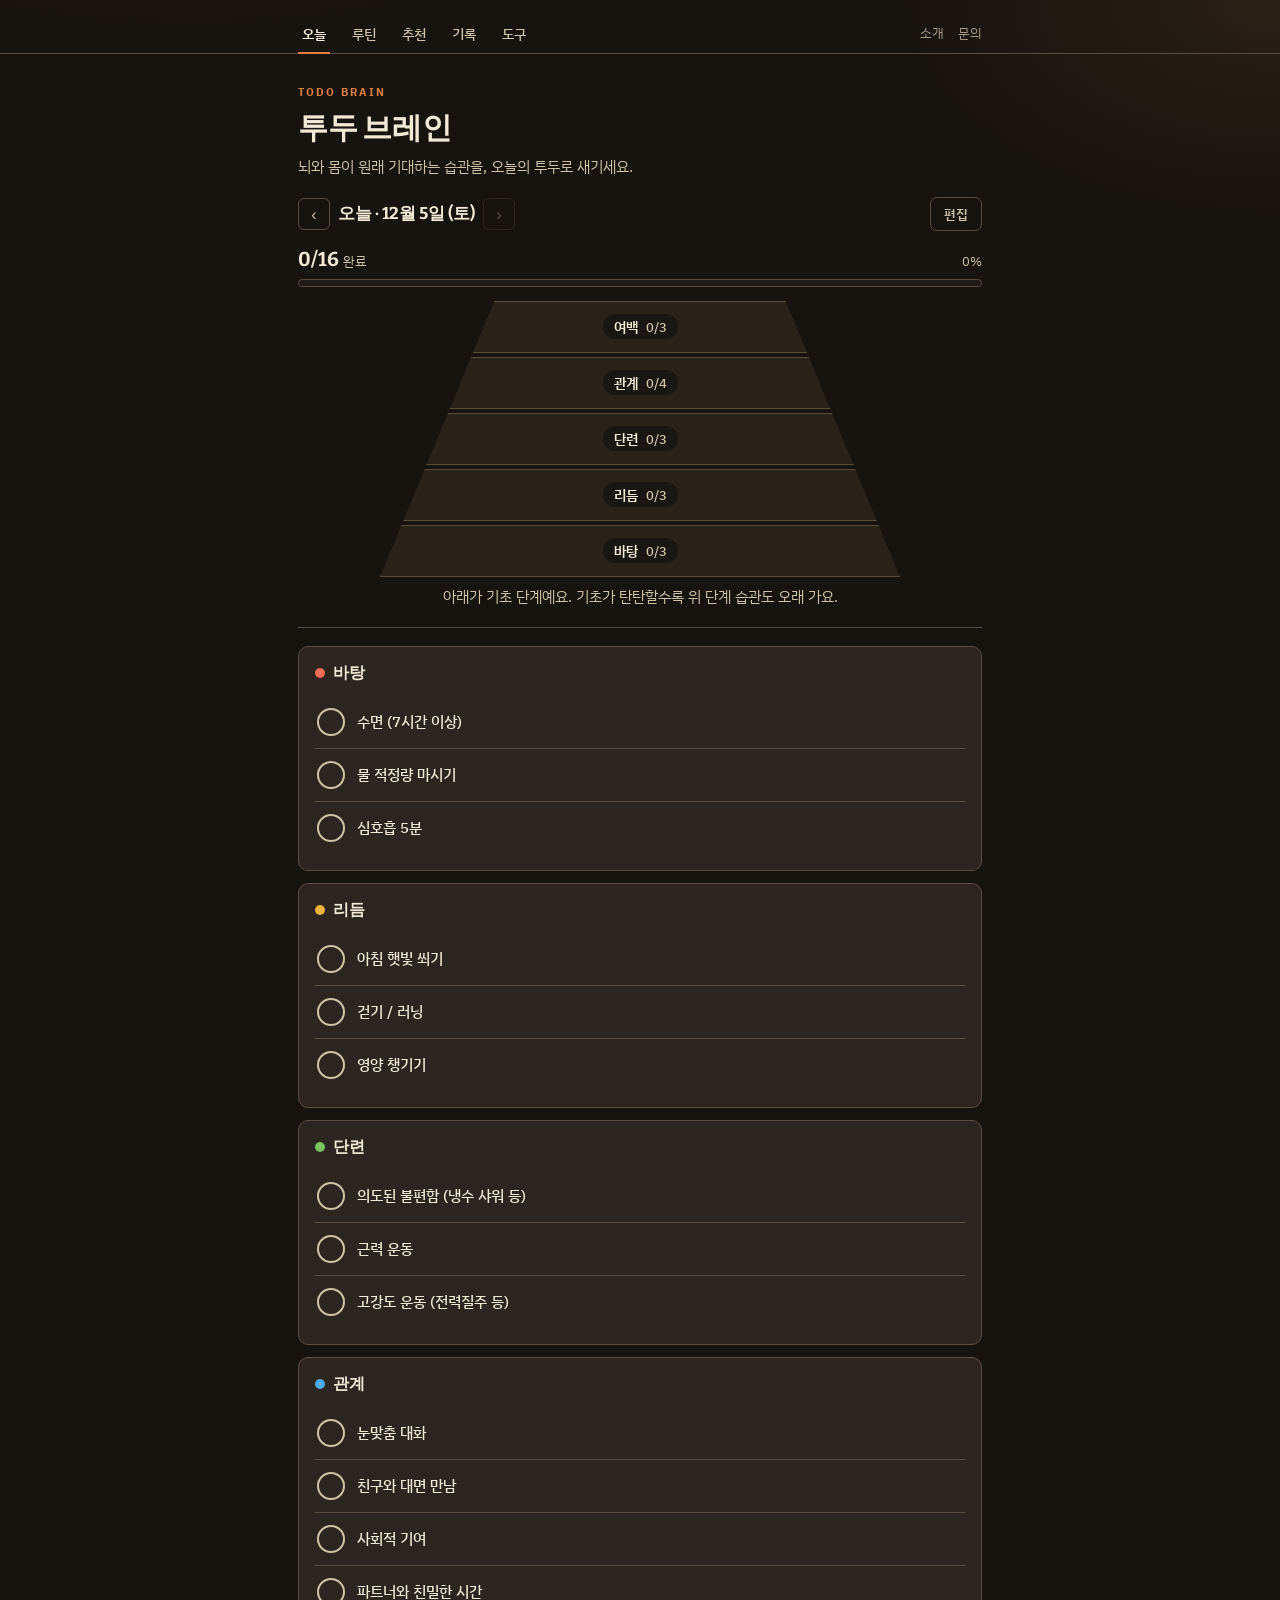
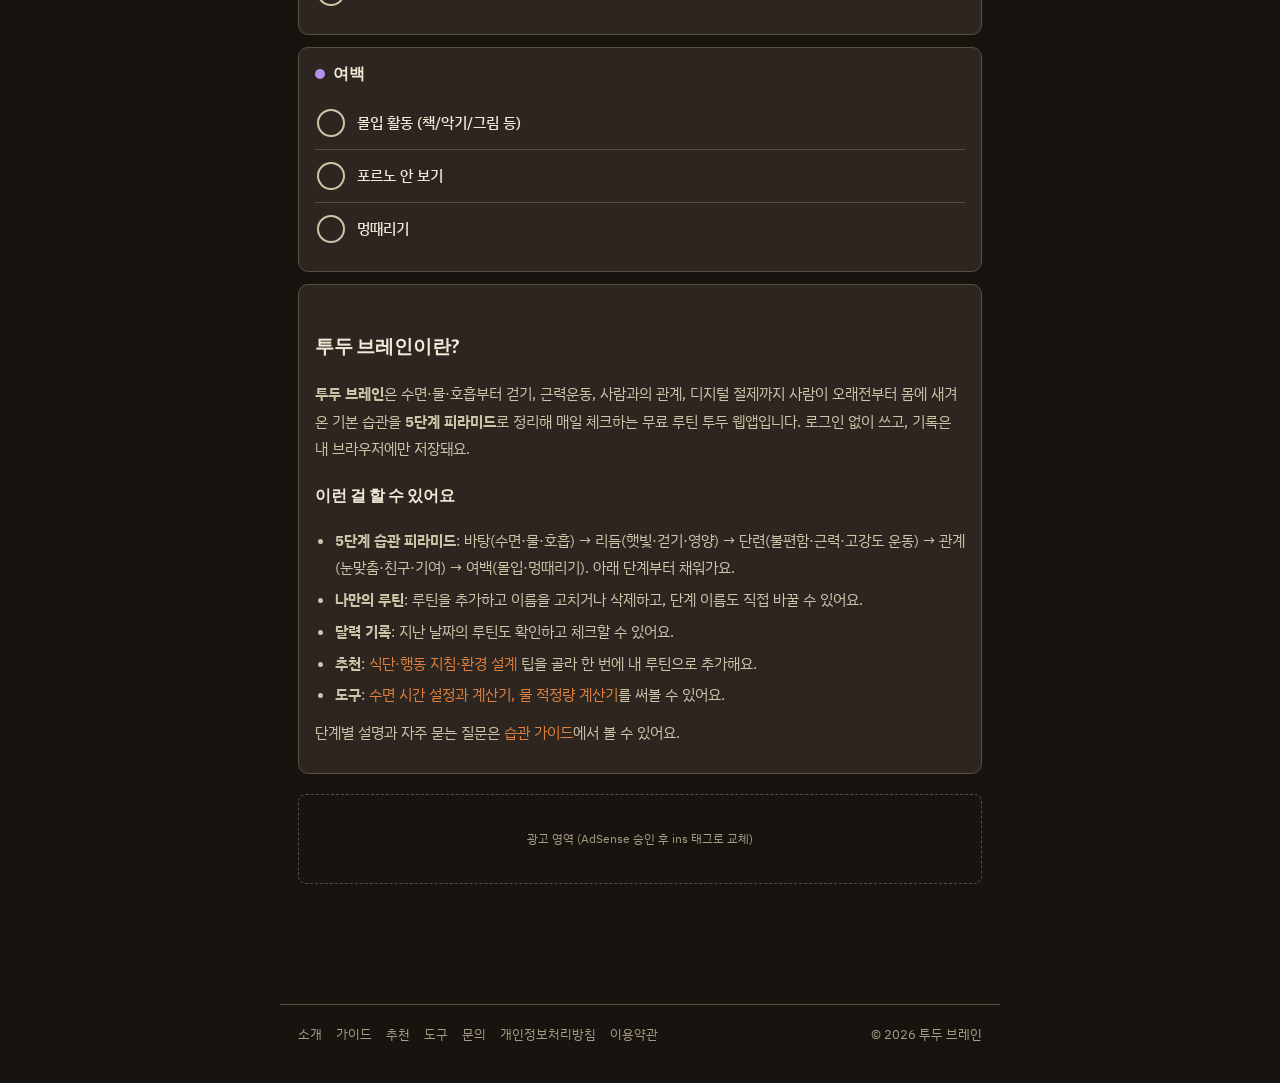
<file: index.html>
<!DOCTYPE html>
<html lang="ko">
<head>
<meta charset="UTF-8">
<meta name="viewport" content="width=device-width, initial-scale=1.0">
<title>투두 브레인 | 습관 5단계 피라미드로 매일 체크하는 루틴 투두</title>
<meta name="description" content="수면·물·호흡부터 걷기·근력운동·관계·여백까지, 기본 습관을 5단계 피라미드로 정리해 매일 체크하는 무료 루틴 투두 앱. 로그인 없이 쓰고 기록은 내 브라우저에만 저장돼요.">
<!-- geo:start -->
<meta name="robots" content="index,follow,max-image-preview:large,max-snippet:-1">
<link rel="icon" href="/favicon.svg" type="image/svg+xml">
<link rel="icon" href="/icon-192.png" type="image/png" sizes="192x192">
<link rel="apple-touch-icon" href="/icon-192.png">
<meta name="theme-color" content="#17130f">
<link rel="canonical" href="https://primal-diary.vercel.app/">
<meta property="og:type" content="website">
<meta property="og:site_name" content="투두 브레인">
<meta property="og:locale" content="ko_KR">
<meta property="og:title" content="투두 브레인 | 습관 5단계 피라미드로 매일 체크하는 루틴 투두">
<meta property="og:description" content="수면·물·호흡부터 걷기·근력운동·관계·여백까지, 기본 습관을 5단계 피라미드로 정리해 매일 체크하는 무료 루틴 투두 앱. 로그인 없이 쓰고 기록은 내 브라우저에만 저장돼요.">
<meta property="og:image" content="https://primal-diary.vercel.app/og-image.png">
<meta property="og:image:width" content="1200">
<meta property="og:image:height" content="630">
<meta property="og:image:alt" content="투두 브레인 - 습관 5단계 피라미드 루틴 투두">
<meta property="og:url" content="https://primal-diary.vercel.app/">
<meta name="twitter:card" content="summary_large_image">
<meta name="twitter:image" content="https://primal-diary.vercel.app/og-image.png">
<meta name="twitter:image:alt" content="투두 브레인 - 습관 5단계 피라미드 루틴 투두">
<meta name="twitter:title" content="투두 브레인 | 습관 5단계 피라미드로 매일 체크하는 루틴 투두">
<meta name="twitter:description" content="수면·물·호흡부터 걷기·근력운동·관계·여백까지, 기본 습관을 5단계 피라미드로 정리해 매일 체크하는 무료 루틴 투두 앱. 로그인 없이 쓰고 기록은 내 브라우저에만 저장돼요.">
<script type="application/ld+json">
{
  "@context": "https://schema.org",
  "@graph": [
    {
      "@type": "Organization",
      "@id": "https://primal-diary.vercel.app/#org",
      "name": "투두 브레인",
      "alternateName": "Todo Brain",
      "url": "https://primal-diary.vercel.app/",
      "email": "yjw2172@naver.com"
    },
    {
      "@type": "WebSite",
      "@id": "https://primal-diary.vercel.app/#website",
      "url": "https://primal-diary.vercel.app/",
      "name": "투두 브레인",
      "alternateName": "Todo Brain",
      "inLanguage": "ko-KR",
      "publisher": {
        "@id": "https://primal-diary.vercel.app/#org"
      }
    },
    {
      "@type": "WebPage",
      "@id": "https://primal-diary.vercel.app/#webpage",
      "url": "https://primal-diary.vercel.app/",
      "name": "투두 브레인 | 습관 5단계 피라미드로 매일 체크하는 루틴 투두",
      "description": "수면·물·호흡부터 걷기·근력운동·관계·여백까지, 기본 습관을 5단계 피라미드로 정리해 매일 체크하는 무료 루틴 투두 앱. 로그인 없이 쓰고 기록은 내 브라우저에만 저장돼요.",
      "inLanguage": "ko-KR",
      "isPartOf": {
        "@id": "https://primal-diary.vercel.app/#website"
      },
      "dateModified": "2026-10-31"
    },
    {
      "@type": "WebApplication",
      "@id": "https://primal-diary.vercel.app/#app",
      "name": "투두 브레인",
      "url": "https://primal-diary.vercel.app/",
      "description": "수면·물·호흡부터 걷기·근력운동·관계·여백까지, 기본 습관을 5단계 피라미드로 정리해 매일 체크하는 무료 루틴 투두 앱. 로그인 없이 쓰고 기록은 내 브라우저에만 저장돼요.",
      "applicationCategory": "HealthApplication",
      "operatingSystem": "Any",
      "browserRequirements": "Requires JavaScript",
      "inLanguage": "ko-KR",
      "isAccessibleForFree": true,
      "offers": {
        "@type": "Offer",
        "price": "0",
        "priceCurrency": "KRW"
      },
      "featureList": [
        "5단계 습관 피라미드 진행도",
        "루틴 추가·이름 수정·삭제",
        "달력 기록과 지난 날짜 체크",
        "식단·행동 지침·환경 설계 추천",
        "수면 시간 설정과 계산기, 물 적정량 계산기"
      ]
    }
  ]
}
</script>
<!-- geo:end -->
<meta name="google-adsense-account" content="ca-pub-2557338953436433">
<meta name="naver-site-verification" content="43a13ce1e684f0e41eff7b286d124ef4994e0cc3">
<link rel="preconnect" href="https://fonts.googleapis.com">
<link href="https://fonts.googleapis.com/css2?family=Bitter:wght@500;700;800&family=IBM+Plex+Sans+KR:wght@400;500;600&display=swap" rel="stylesheet">
<link rel="stylesheet" href="style.css">
<script async src="https://pagead2.googlesyndication.com/pagead/js/adsbygoogle.js?client=ca-pub-2557338953436433" crossorigin="anonymous"></script>
</head>
<body>
<header class="topbar">
  <div class="topbar-inner">
    <nav class="tabs">
      <a href="index.html" class="tab active">오늘</a>
      <a href="routines.html" class="tab">루틴</a>
      <a href="tips.html" class="tab">추천</a>
      <a href="history.html" class="tab">기록</a>
      <a href="tools.html" class="tab">도구</a>
    </nav>
    <nav class="top-links">
      <a href="about.html">소개</a>
      <a href="contact.html">문의</a>
    </nav>
  </div>
</header>

<main class="app">
  <div class="hero">
    <div class="hero-eyebrow">TODO BRAIN</div>
    <h1 class="display">투두 브레인</h1>
    <p>뇌와 몸이 원래 기대하는 습관을, 오늘의 투두로 새기세요.</p>

    <div class="date-nav">
      <button class="cal-nav" id="d-prev" aria-label="전날">‹</button>
      <div class="date-label" id="d-label"></div>
      <button class="cal-nav" id="d-next" aria-label="다음날">›</button>
      <div class="spacer">
        <button class="btn btn-ghost btn-sm" id="d-today">오늘로</button>
        <button class="btn btn-ghost btn-sm" id="edit-toggle">편집</button>
      </div>
    </div>
    <p class="past-note" id="past-note" hidden>지난 날짜를 보고 있어요. 체크하면 이 날짜로 기록돼요.</p>

    <div id="progress-root"></div>
  </div>

  <div id="routine-list"></div>

  <!-- geo:about:start -->
  <noscript><div class="empty">루틴 체크리스트를 사용하려면 브라우저에서 JavaScript를 켜주세요.</div></noscript>

  <section class="card article" id="about-app">
    <h2>투두 브레인이란?</h2>
    <p><b>투두 브레인</b>은 수면·물·호흡부터 걷기, 근력운동, 사람과의 관계, 디지털 절제까지 사람이 오래전부터 몸에 새겨온 기본 습관을 <b>5단계 피라미드</b>로 정리해 매일 체크하는 무료 루틴 투두 웹앱입니다. 로그인 없이 쓰고, 기록은 내 브라우저에만 저장돼요.</p>
    <h3>이런 걸 할 수 있어요</h3>
    <ul>
      <li><b>5단계 습관 피라미드</b>: 바탕(수면·물·호흡) → 리듬(햇빛·걷기·영양) → 단련(불편함·근력·고강도 운동) → 관계(눈맞춤·친구·기여) → 여백(몰입·멍때리기). 아래 단계부터 채워가요.</li>
      <li><b>나만의 루틴</b>: 루틴을 추가하고 이름을 고치거나 삭제하고, 단계 이름도 직접 바꿀 수 있어요.</li>
      <li><b>달력 기록</b>: 지난 날짜의 루틴도 확인하고 체크할 수 있어요.</li>
      <li><b>추천</b>: <a href="tips.html">식단·행동 지침·환경 설계</a> 팁을 골라 한 번에 내 루틴으로 추가해요.</li>
      <li><b>도구</b>: <a href="tools.html">수면 시간 설정과 계산기, 물 적정량 계산기</a>를 써볼 수 있어요.</li>
    </ul>
    <p>단계별 설명과 자주 묻는 질문은 <a href="guide.html">습관 가이드</a>에서 볼 수 있어요.</p>
  </section>
  <!-- geo:about:end -->

  <div class="ad-slot">광고 영역 (AdSense 승인 후 ins 태그로 교체)</div>
</main>

<footer class="site-footer">
  <a href="about.html">소개</a>
  <a href="guide.html">가이드</a>
  <a href="tips.html">추천</a>
  <a href="tools.html">도구</a>
  <a href="contact.html">문의</a>
  <a href="privacy.html">개인정보처리방침</a>
  <a href="terms.html">이용약관</a>
  <span class="footer-copy">© <span id="year"></span> 투두 브레인</span>
</footer>

<div class="toast" id="toast"></div>

<script src="common.js"></script>
<script>
document.getElementById('year').textContent = new Date().getFullYear();

let routines = loadRoutines();
let logs = loadLogs();
const today = todayStr();
let editMode = false;

// ?date=YYYY-MM-DD 로 들어오면 그 날짜의 루틴을 보여줘요 (미래 날짜는 오늘로)
let date = new URLSearchParams(location.search).get('date');
if (!isValidDateStr(date) || date > today) date = today;

function setDate(next) {
  if (next > today) return;
  date = next;
  history.replaceState(null, '', location.pathname + (date === today ? '' : '?date=' + date));
  render();
}

function isDone(routineId) {
  return logs.some((l) => l.routineId === routineId && l.date === date);
}

function toggle(routineId) {
  const idx = logs.findIndex((l) => l.routineId === routineId && l.date === date);
  if (idx >= 0) {
    logs.splice(idx, 1);
  } else {
    const r = routines.find((x) => x.id === routineId);
    logs.unshift({ id: uid(), routineId, title: r.title, cat: r.cat, date, createdAt: Date.now(), note: '' });
  }
  saveLogs(logs);
  render();
}

function deleteRoutine(routineId) {
  const r = routines.find((x) => x.id === routineId);
  if (!r) return;
  if (!confirm(`"${r.title}" 루틴을 삭제할까요?\n지난 기록은 그대로 남아요.`)) return;
  routines = routines.filter((x) => x.id !== routineId);
  saveRoutines(routines);
  showToast('루틴을 삭제했어요.');
  render();
}

function renameRoutine(routineId) {
  const r = routines.find((x) => x.id === routineId);
  if (!r) return;
  const input = prompt('루틴 이름을 입력하세요', r.title);
  if (input === null) return;
  if (!input.trim()) { showToast('루틴 이름을 입력해주세요.'); return; }
  applyRename(routines, logs, routineId, input);
  showToast('루틴 이름을 바꿨어요.');
  render();
}

function render() {
  document.getElementById('d-label').textContent = date === today ? `오늘 · ${formatKoreanDate(date)}` : formatKoreanDate(date);
  document.getElementById('d-next').disabled = date >= today;
  document.getElementById('d-today').style.display = date === today ? 'none' : '';
  document.getElementById('past-note').hidden = date === today;
  const editBtn = document.getElementById('edit-toggle');
  editBtn.textContent = editMode ? '완료' : '편집';
  editBtn.className = editMode ? 'btn btn-sm' : 'btn btn-ghost btn-sm';

  renderProgress(routines, logs, date);

  const listEl = document.getElementById('routine-list');
  if (routines.length === 0) {
    listEl.innerHTML = `<div class="empty">아직 루틴이 없어요.<br>'루틴' 또는 '추천' 탭에서 나만의 실행리스트를 만들어보세요.</div>`;
    return;
  }

  const grouped = CATS.map((c) => ({ cat: c, items: routines.filter((r) => r.cat === c.id) })).filter((g) => g.items.length);
  listEl.innerHTML = grouped.map((g) => `
    <div class="card" id="cat-${g.cat.id}">
      <div class="section-title"><span class="lv-dot" style="background:${g.cat.color}"></span>${escapeHtml(g.cat.label)}</div>
      ${g.items.map((r) => `
        <div class="routine">
          <button class="check ${isDone(r.id) ? 'done' : ''}" data-toggle="${r.id}" aria-label="${escapeHtml(r.title)} 완료 체크">
            <svg viewBox="0 0 16 16" fill="none"><path d="M3 8.5L6.5 12L13 4" stroke="#1B1713" stroke-width="2.2" stroke-linecap="round" stroke-linejoin="round"/></svg>
          </button>
          <div class="routine-body">
            <div class="routine-title ${isDone(r.id) ? 'done' : ''}">${escapeHtml(r.title)}</div>
          </div>
          ${editMode ? `<div class="routine-actions"><button class="routine-del routine-edit" data-edit="${r.id}">수정</button><button class="routine-del" data-del="${r.id}">삭제</button></div>` : ''}
        </div>
      `).join('')}
    </div>
  `).join('');

  listEl.querySelectorAll('[data-toggle]').forEach((el) => { el.onclick = () => toggle(el.dataset.toggle); });
  listEl.querySelectorAll('[data-edit]').forEach((el) => { el.onclick = () => renameRoutine(el.dataset.edit); });
  listEl.querySelectorAll('[data-del]').forEach((el) => { el.onclick = () => deleteRoutine(el.dataset.del); });
}

document.getElementById('d-prev').onclick = () => setDate(shiftDate(date, -1));
document.getElementById('d-next').onclick = () => setDate(shiftDate(date, 1));
document.getElementById('d-today').onclick = () => setDate(today);
document.getElementById('edit-toggle').onclick = () => { editMode = !editMode; render(); };

render();
</script>
</body>
</html>
</file>
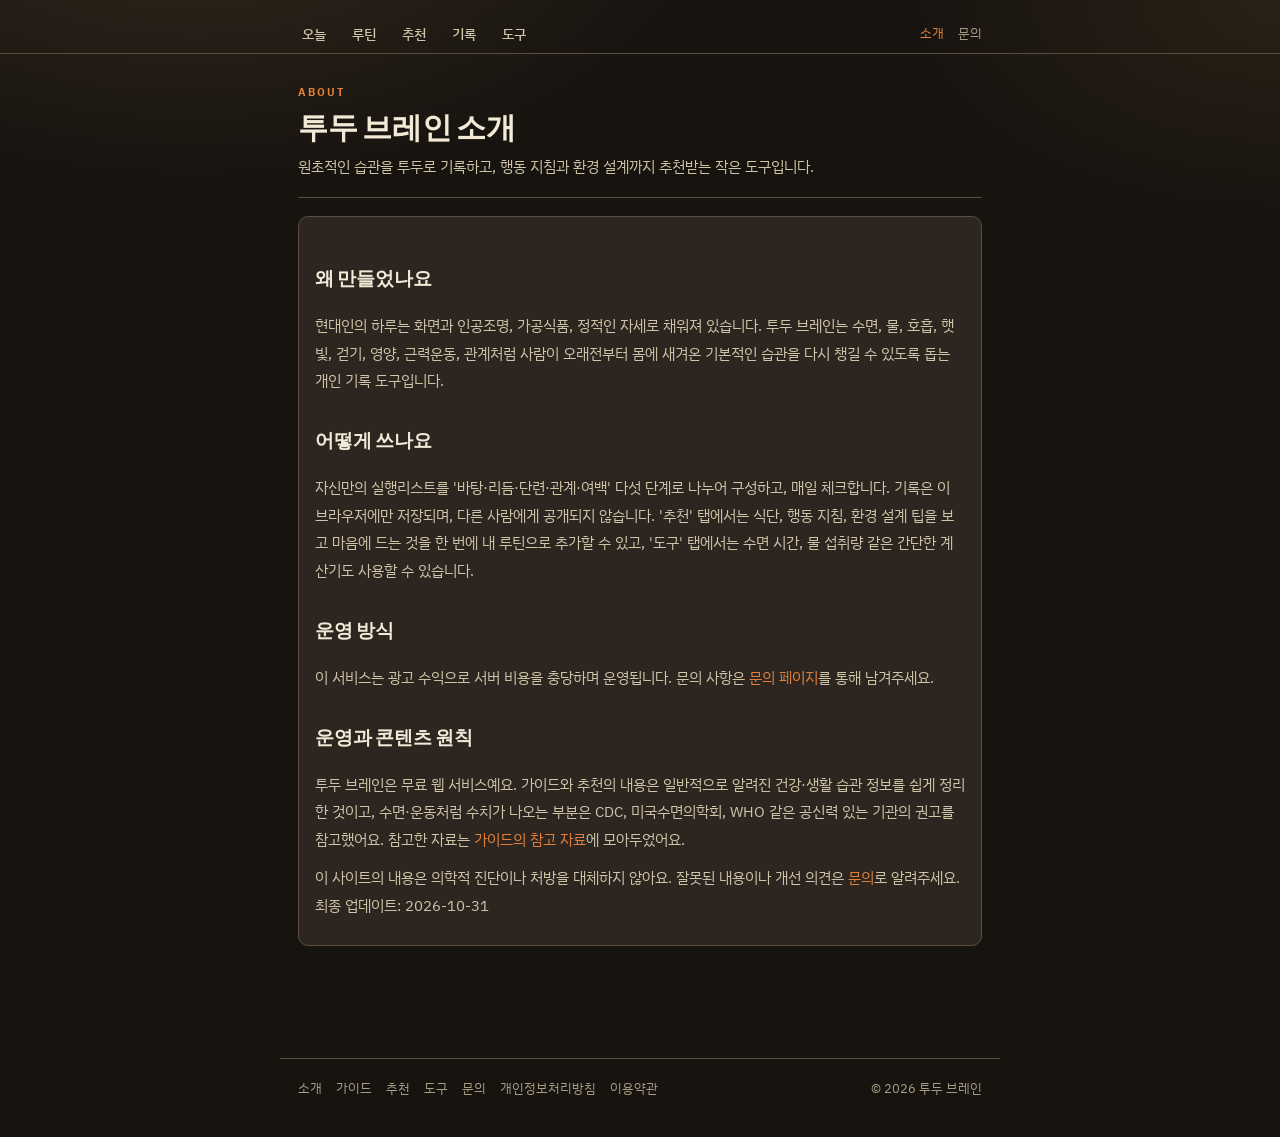
<file: about.html>
<!DOCTYPE html>
<html lang="ko">
<head>
<meta charset="UTF-8">
<meta name="viewport" content="width=device-width, initial-scale=1.0">
<title>투두 브레인 소개 | 5단계 피라미드 루틴 투두</title>
<meta name="description" content="투두 브레인은 기본 습관을 5단계 피라미드로 정리해 매일 체크하는 무료 루틴 투두입니다. 가입 없이 내 기기에만 기록이 저장돼요.">
<!-- geo:start -->
<meta name="robots" content="index,follow,max-image-preview:large,max-snippet:-1">
<link rel="icon" href="/favicon.svg" type="image/svg+xml">
<link rel="icon" href="/icon-192.png" type="image/png" sizes="192x192">
<link rel="apple-touch-icon" href="/icon-192.png">
<meta name="theme-color" content="#17130f">
<link rel="canonical" href="https://primal-diary.vercel.app/about.html">
<meta property="og:type" content="website">
<meta property="og:site_name" content="투두 브레인">
<meta property="og:locale" content="ko_KR">
<meta property="og:title" content="투두 브레인 소개 | 5단계 피라미드 루틴 투두">
<meta property="og:description" content="투두 브레인은 기본 습관을 5단계 피라미드로 정리해 매일 체크하는 무료 루틴 투두입니다. 가입 없이 내 기기에만 기록이 저장돼요.">
<meta property="og:image" content="https://primal-diary.vercel.app/og-image.png">
<meta property="og:image:width" content="1200">
<meta property="og:image:height" content="630">
<meta property="og:image:alt" content="투두 브레인 - 습관 5단계 피라미드 루틴 투두">
<meta property="og:url" content="https://primal-diary.vercel.app/about.html">
<meta name="twitter:card" content="summary_large_image">
<meta name="twitter:image" content="https://primal-diary.vercel.app/og-image.png">
<meta name="twitter:image:alt" content="투두 브레인 - 습관 5단계 피라미드 루틴 투두">
<meta name="twitter:title" content="투두 브레인 소개 | 5단계 피라미드 루틴 투두">
<meta name="twitter:description" content="투두 브레인은 기본 습관을 5단계 피라미드로 정리해 매일 체크하는 무료 루틴 투두입니다. 가입 없이 내 기기에만 기록이 저장돼요.">
<script type="application/ld+json">
{
  "@context": "https://schema.org",
  "@graph": [
    {
      "@type": "Organization",
      "@id": "https://primal-diary.vercel.app/#org",
      "name": "투두 브레인",
      "alternateName": "Todo Brain",
      "url": "https://primal-diary.vercel.app/",
      "email": "yjw2172@naver.com"
    },
    {
      "@type": "WebSite",
      "@id": "https://primal-diary.vercel.app/#website",
      "url": "https://primal-diary.vercel.app/",
      "name": "투두 브레인",
      "alternateName": "Todo Brain",
      "inLanguage": "ko-KR",
      "publisher": {
        "@id": "https://primal-diary.vercel.app/#org"
      }
    },
    {
      "@type": "AboutPage",
      "@id": "https://primal-diary.vercel.app/about.html#webpage",
      "url": "https://primal-diary.vercel.app/about.html",
      "name": "투두 브레인 소개 | 5단계 피라미드 루틴 투두",
      "description": "투두 브레인은 기본 습관을 5단계 피라미드로 정리해 매일 체크하는 무료 루틴 투두입니다. 가입 없이 내 기기에만 기록이 저장돼요.",
      "inLanguage": "ko-KR",
      "isPartOf": {
        "@id": "https://primal-diary.vercel.app/#website"
      },
      "dateModified": "2026-10-31"
    },
    {
      "@type": "BreadcrumbList",
      "@id": "https://primal-diary.vercel.app/about.html#breadcrumb",
      "itemListElement": [
        {
          "@type": "ListItem",
          "position": 1,
          "name": "투두 브레인",
          "item": "https://primal-diary.vercel.app/"
        },
        {
          "@type": "ListItem",
          "position": 2,
          "name": "소개",
          "item": "https://primal-diary.vercel.app/about.html"
        }
      ]
    }
  ]
}
</script>
<!-- geo:end -->
<meta name="google-adsense-account" content="ca-pub-2557338953436433">
<meta name="naver-site-verification" content="43a13ce1e684f0e41eff7b286d124ef4994e0cc3">
<link rel="preconnect" href="https://fonts.googleapis.com">
<link href="https://fonts.googleapis.com/css2?family=Bitter:wght@500;700;800&family=IBM+Plex+Sans+KR:wght@400;500;600&display=swap" rel="stylesheet">
<link rel="stylesheet" href="style.css">
<script async src="https://pagead2.googlesyndication.com/pagead/js/adsbygoogle.js?client=ca-pub-2557338953436433" crossorigin="anonymous"></script>
</head>
<body>
<header class="topbar">
  <div class="topbar-inner">
    <nav class="tabs">
      <a href="index.html" class="tab">오늘</a>
      <a href="routines.html" class="tab">루틴</a>
      <a href="tips.html" class="tab">추천</a>
      <a href="history.html" class="tab">기록</a>
      <a href="tools.html" class="tab">도구</a>
    </nav>
    <nav class="top-links">
      <a href="about.html" class="active">소개</a>
      <a href="contact.html">문의</a>
    </nav>
  </div>
</header>

<main class="app">
  <div class="hero">
    <div class="hero-eyebrow">ABOUT</div>
    <h1 class="display">투두 브레인 소개</h1>
    <p>원초적인 습관을 투두로 기록하고, 행동 지침과 환경 설계까지 추천받는 작은 도구입니다.</p>
  </div>
  <div class="card article">
    <h2>왜 만들었나요</h2>
    <p>현대인의 하루는 화면과 인공조명, 가공식품, 정적인 자세로 채워져 있습니다. 투두 브레인는 수면, 물, 호흡, 햇빛, 걷기, 영양, 근력운동, 관계처럼 사람이 오래전부터 몸에 새겨온 기본적인 습관을 다시 챙길 수 있도록 돕는 개인 기록 도구입니다.</p>
    <h2>어떻게 쓰나요</h2>
    <p>자신만의 실행리스트를 '바탕·리듬·단련·관계·여백' 다섯 단계로 나누어 구성하고, 매일 체크합니다. 기록은 이 브라우저에만 저장되며, 다른 사람에게 공개되지 않습니다. '추천' 탭에서는 식단, 행동 지침, 환경 설계 팁을 보고 마음에 드는 것을 한 번에 내 루틴으로 추가할 수 있고, '도구' 탭에서는 수면 시간, 물 섭취량 같은 간단한 계산기도 사용할 수 있습니다.</p>
    <h2>운영 방식</h2>
    <p>이 서비스는 광고 수익으로 서버 비용을 충당하며 운영됩니다. 문의 사항은 <a href="contact.html">문의 페이지</a>를 통해 남겨주세요.</p>
    <!-- geo:principles:start -->
    <h2>운영과 콘텐츠 원칙</h2>
    <p>투두 브레인은 무료 웹 서비스예요. 가이드와 추천의 내용은 일반적으로 알려진 건강·생활 습관 정보를 쉽게 정리한 것이고, 수면·운동처럼 수치가 나오는 부분은 CDC, 미국수면의학회, WHO 같은 공신력 있는 기관의 권고를 참고했어요. 참고한 자료는 <a href="guide.html#references">가이드의 참고 자료</a>에 모아두었어요.</p>
    <p>이 사이트의 내용은 의학적 진단이나 처방을 대체하지 않아요. 잘못된 내용이나 개선 의견은 <a href="contact.html">문의</a>로 알려주세요. 최종 업데이트: 2026-10-31</p>
    <!-- geo:principles:end -->
  </div>
</main>

<footer class="site-footer">
  <a href="about.html">소개</a>
  <a href="guide.html">가이드</a>
  <a href="tips.html">추천</a>
  <a href="tools.html">도구</a>
  <a href="contact.html">문의</a>
  <a href="privacy.html">개인정보처리방침</a>
  <a href="terms.html">이용약관</a>
  <span class="footer-copy">© <span id="year"></span> 투두 브레인</span>
</footer>
<script>document.getElementById('year').textContent = new Date().getFullYear();</script>
</body>
</html>
</file>
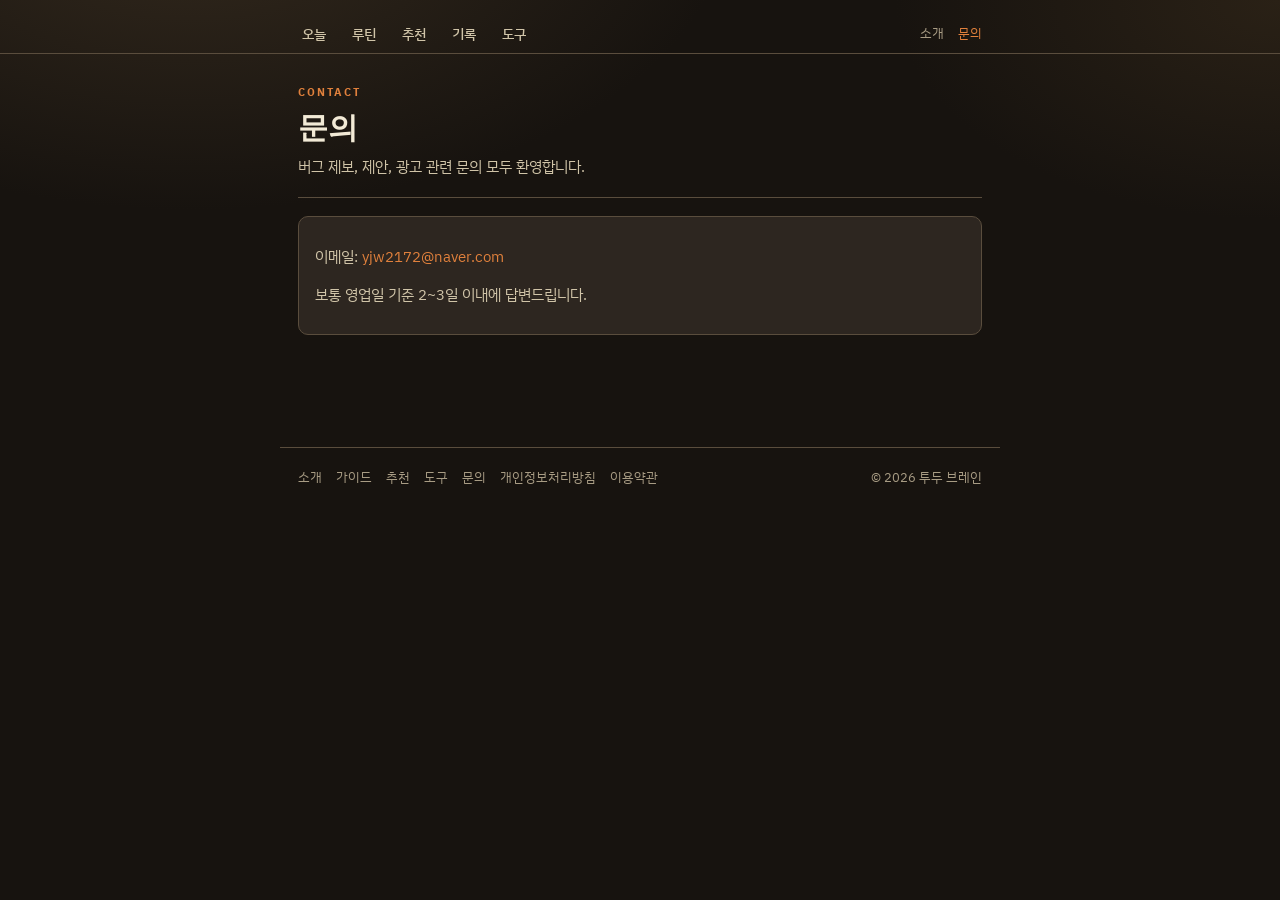
<file: contact.html>
<!DOCTYPE html>
<html lang="ko">
<head>
<meta charset="UTF-8">
<meta name="viewport" content="width=device-width, initial-scale=1.0">
<title>문의하기 | 투두 브레인</title>
<meta name="description" content="투두 브레인 사용 중 궁금한 점, 오류 제보, 제안은 이메일로 보내 주세요. 확인 후 빠르게 답변드립니다.">
<!-- geo:start -->
<meta name="robots" content="index,follow,max-image-preview:large,max-snippet:-1">
<link rel="icon" href="/favicon.svg" type="image/svg+xml">
<link rel="icon" href="/icon-192.png" type="image/png" sizes="192x192">
<link rel="apple-touch-icon" href="/icon-192.png">
<meta name="theme-color" content="#17130f">
<link rel="canonical" href="https://primal-diary.vercel.app/contact.html">
<meta property="og:type" content="website">
<meta property="og:site_name" content="투두 브레인">
<meta property="og:locale" content="ko_KR">
<meta property="og:title" content="문의하기 | 투두 브레인">
<meta property="og:description" content="투두 브레인 사용 중 궁금한 점, 오류 제보, 제안은 이메일로 보내 주세요. 확인 후 빠르게 답변드립니다.">
<meta property="og:image" content="https://primal-diary.vercel.app/og-image.png">
<meta property="og:image:width" content="1200">
<meta property="og:image:height" content="630">
<meta property="og:image:alt" content="투두 브레인 - 습관 5단계 피라미드 루틴 투두">
<meta property="og:url" content="https://primal-diary.vercel.app/contact.html">
<meta name="twitter:card" content="summary_large_image">
<meta name="twitter:image" content="https://primal-diary.vercel.app/og-image.png">
<meta name="twitter:image:alt" content="투두 브레인 - 습관 5단계 피라미드 루틴 투두">
<meta name="twitter:title" content="문의하기 | 투두 브레인">
<meta name="twitter:description" content="투두 브레인 사용 중 궁금한 점, 오류 제보, 제안은 이메일로 보내 주세요. 확인 후 빠르게 답변드립니다.">
<script type="application/ld+json">
{
  "@context": "https://schema.org",
  "@graph": [
    {
      "@type": "Organization",
      "@id": "https://primal-diary.vercel.app/#org",
      "name": "투두 브레인",
      "alternateName": "Todo Brain",
      "url": "https://primal-diary.vercel.app/",
      "email": "yjw2172@naver.com"
    },
    {
      "@type": "WebSite",
      "@id": "https://primal-diary.vercel.app/#website",
      "url": "https://primal-diary.vercel.app/",
      "name": "투두 브레인",
      "alternateName": "Todo Brain",
      "inLanguage": "ko-KR",
      "publisher": {
        "@id": "https://primal-diary.vercel.app/#org"
      }
    },
    {
      "@type": "ContactPage",
      "@id": "https://primal-diary.vercel.app/contact.html#webpage",
      "url": "https://primal-diary.vercel.app/contact.html",
      "name": "문의하기 | 투두 브레인",
      "description": "투두 브레인 사용 중 궁금한 점, 오류 제보, 제안은 이메일로 보내 주세요. 확인 후 빠르게 답변드립니다.",
      "inLanguage": "ko-KR",
      "isPartOf": {
        "@id": "https://primal-diary.vercel.app/#website"
      },
      "dateModified": "2026-10-31"
    },
    {
      "@type": "BreadcrumbList",
      "@id": "https://primal-diary.vercel.app/contact.html#breadcrumb",
      "itemListElement": [
        {
          "@type": "ListItem",
          "position": 1,
          "name": "투두 브레인",
          "item": "https://primal-diary.vercel.app/"
        },
        {
          "@type": "ListItem",
          "position": 2,
          "name": "문의",
          "item": "https://primal-diary.vercel.app/contact.html"
        }
      ]
    }
  ]
}
</script>
<!-- geo:end -->
<meta name="google-adsense-account" content="ca-pub-2557338953436433">
<meta name="naver-site-verification" content="43a13ce1e684f0e41eff7b286d124ef4994e0cc3">
<link rel="preconnect" href="https://fonts.googleapis.com">
<link href="https://fonts.googleapis.com/css2?family=Bitter:wght@500;700;800&family=IBM+Plex+Sans+KR:wght@400;500;600&display=swap" rel="stylesheet">
<link rel="stylesheet" href="style.css">
<script async src="https://pagead2.googlesyndication.com/pagead/js/adsbygoogle.js?client=ca-pub-2557338953436433" crossorigin="anonymous"></script>
</head>
<body>
<header class="topbar">
  <div class="topbar-inner">
    <nav class="tabs">
      <a href="index.html" class="tab">오늘</a>
      <a href="routines.html" class="tab">루틴</a>
      <a href="tips.html" class="tab">추천</a>
      <a href="history.html" class="tab">기록</a>
      <a href="tools.html" class="tab">도구</a>
    </nav>
    <nav class="top-links">
      <a href="about.html">소개</a>
      <a href="contact.html" class="active">문의</a>
    </nav>
  </div>
</header>

<main class="app">
  <div class="hero">
    <div class="hero-eyebrow">CONTACT</div>
    <h1 class="display">문의</h1>
    <p>버그 제보, 제안, 광고 관련 문의 모두 환영합니다.</p>
  </div>
  <div class="card article">
    <p>이메일: <a href="mailto:yjw2172@naver.com">yjw2172@naver.com</a></p>
    <p>보통 영업일 기준 2~3일 이내에 답변드립니다.</p>
  </div>
</main>

<footer class="site-footer">
  <a href="about.html">소개</a>
  <a href="guide.html">가이드</a>
  <a href="tips.html">추천</a>
  <a href="tools.html">도구</a>
  <a href="contact.html">문의</a>
  <a href="privacy.html">개인정보처리방침</a>
  <a href="terms.html">이용약관</a>
  <span class="footer-copy">© <span id="year"></span> 투두 브레인</span>
</footer>
<script>document.getElementById('year').textContent = new Date().getFullYear();</script>
</body>
</html>
</file>
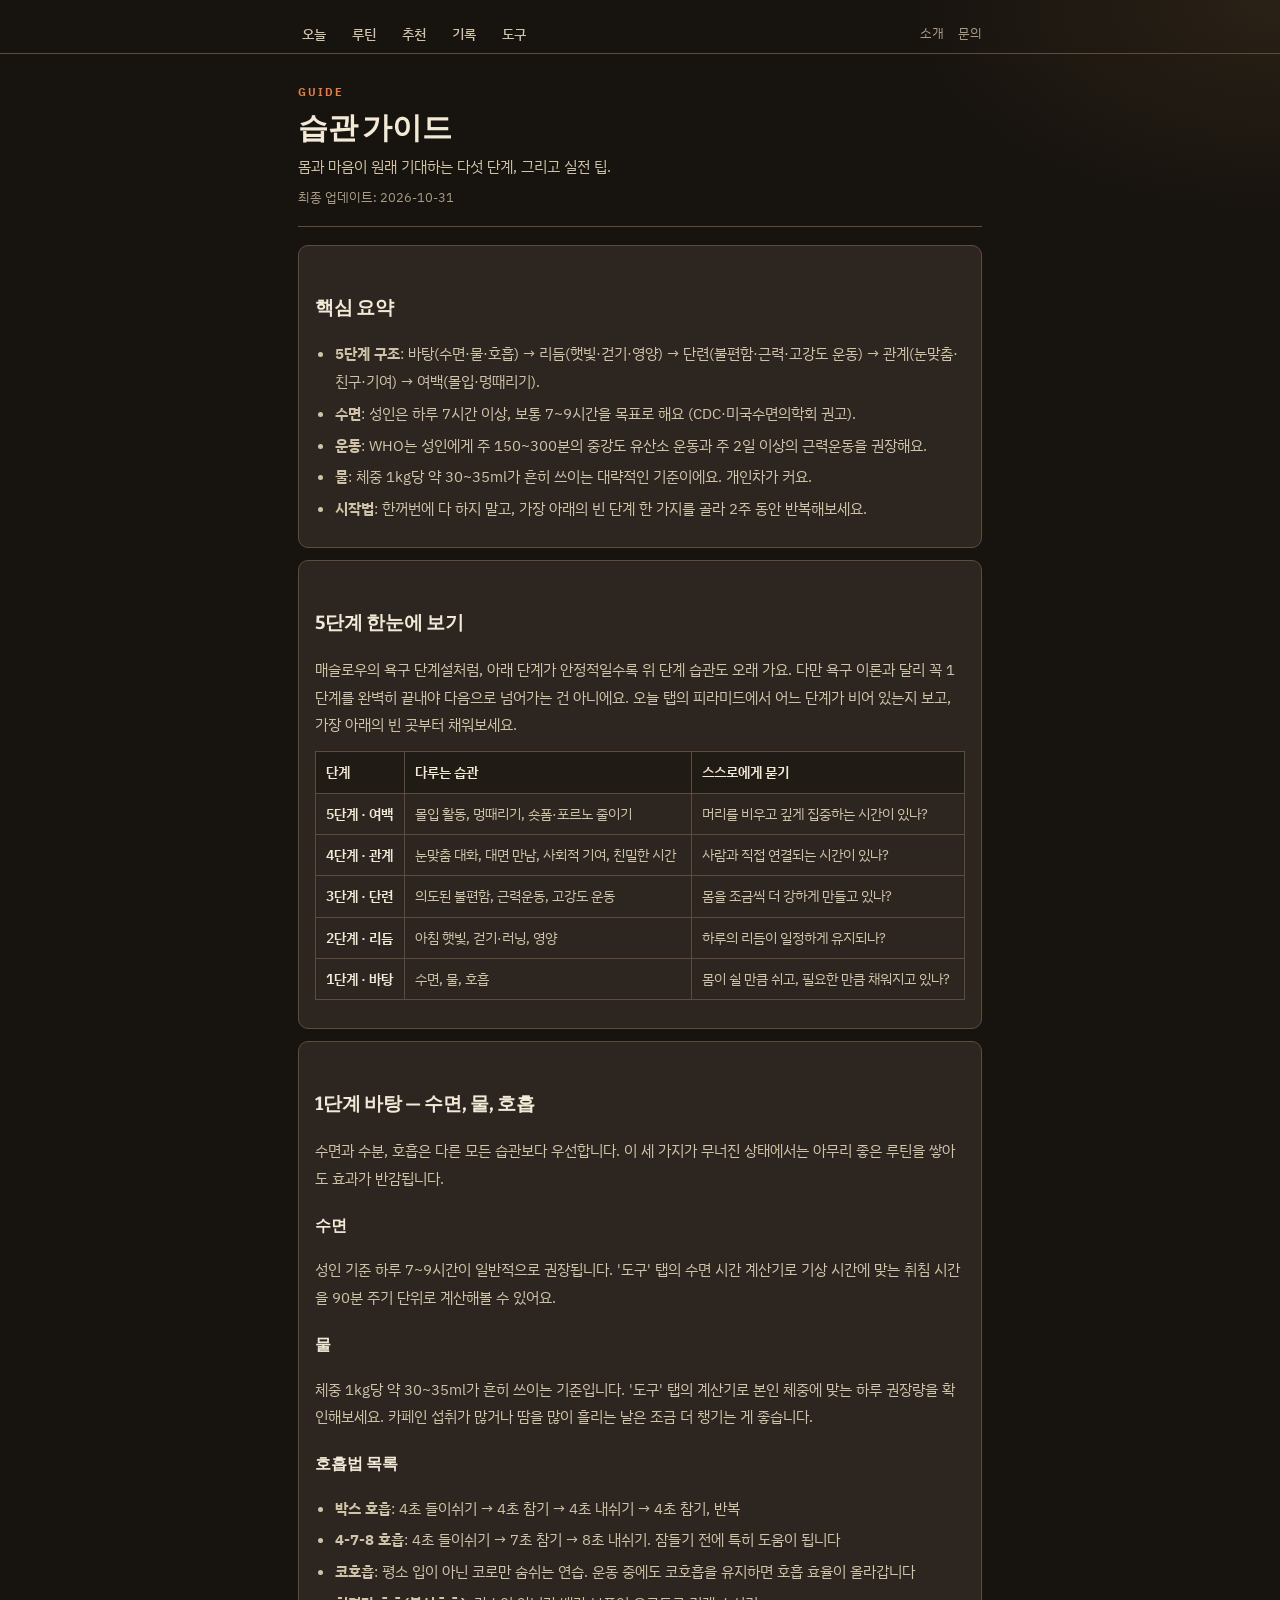
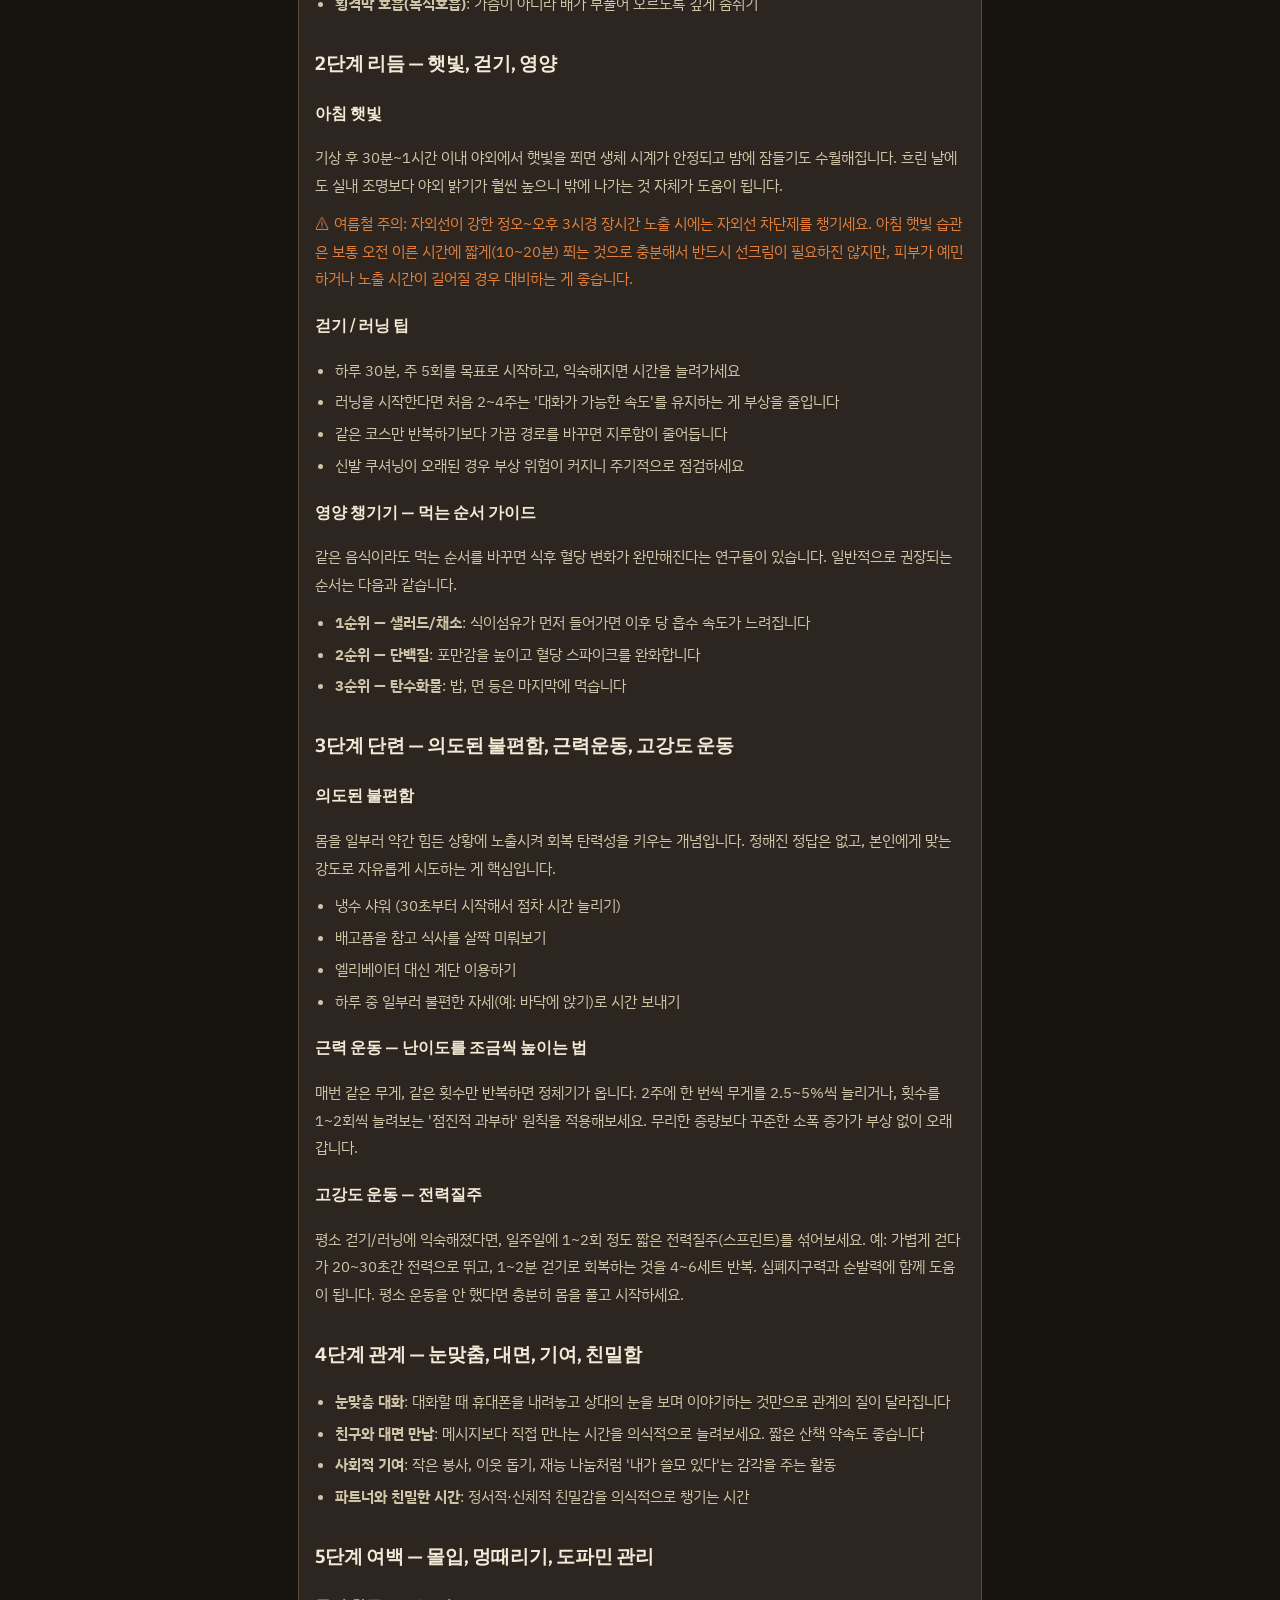
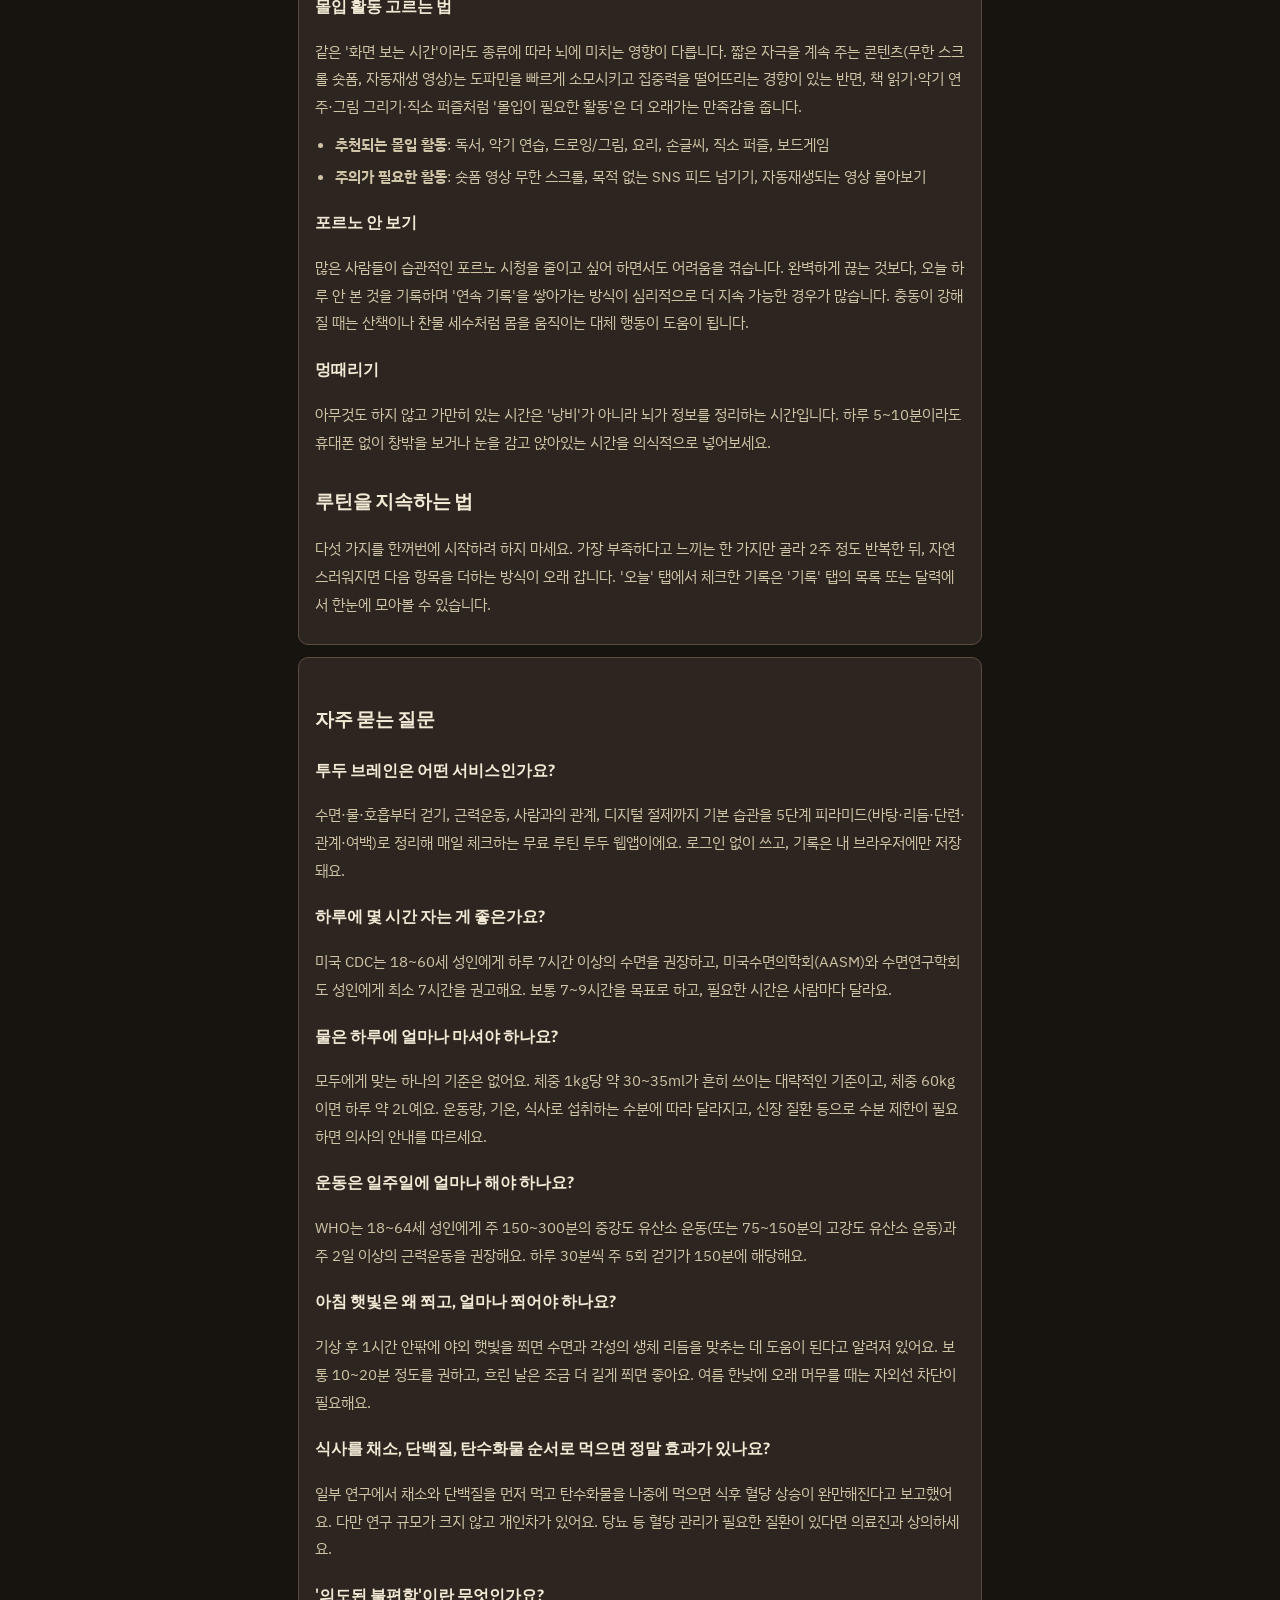
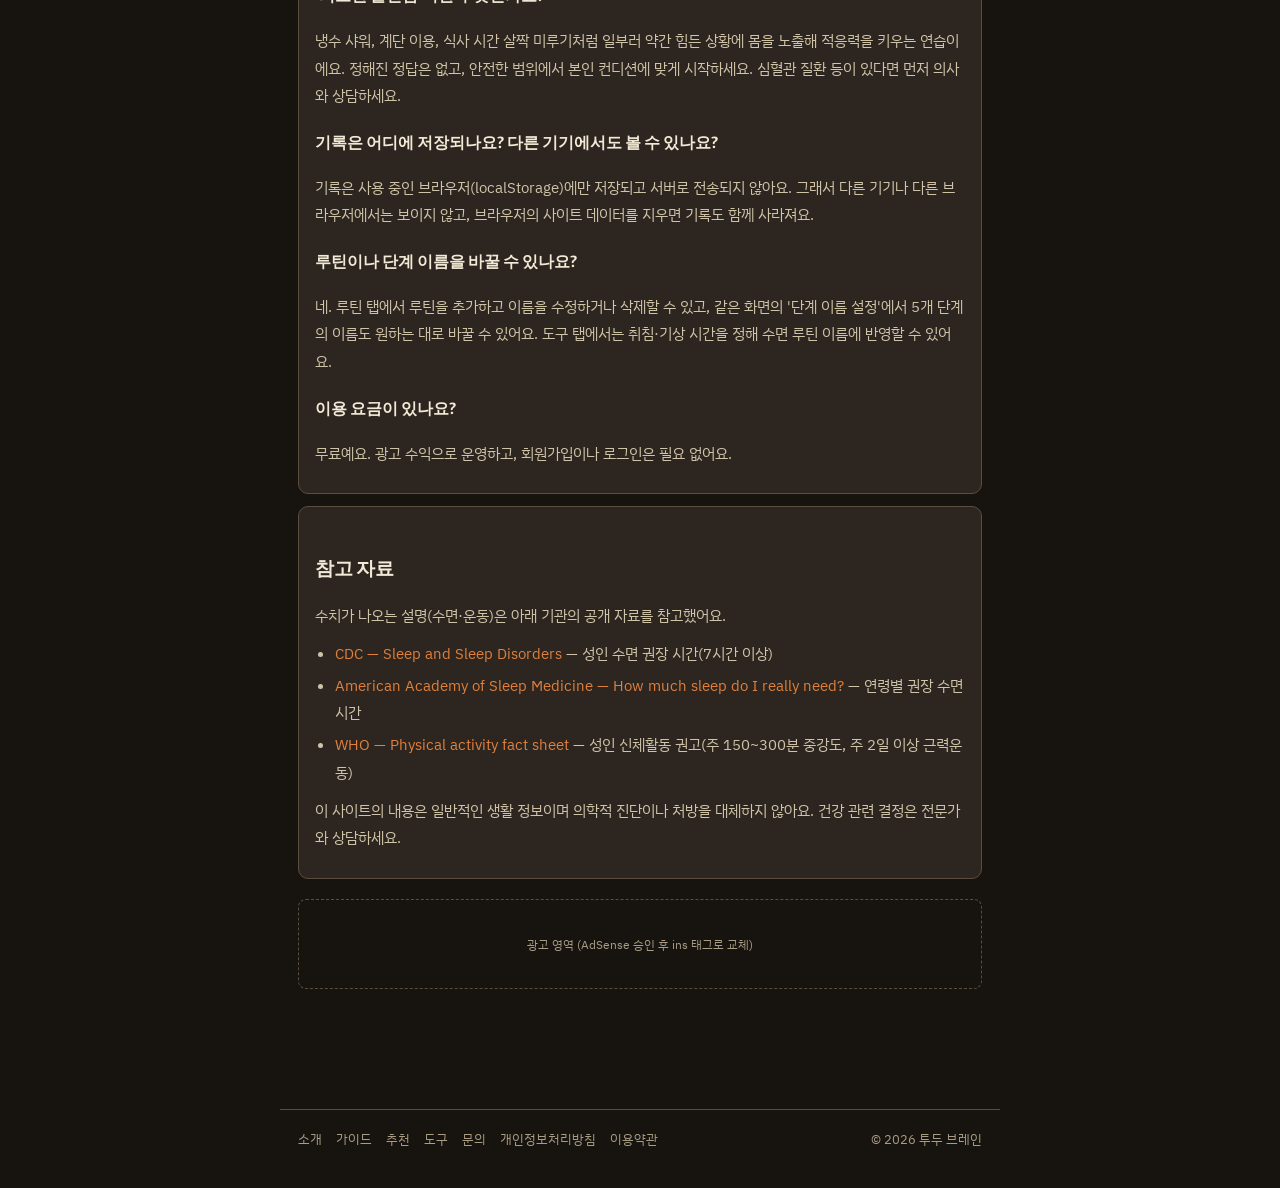
<file: guide.html>
<!DOCTYPE html>
<html lang="ko">
<head>
<meta charset="UTF-8">
<meta name="viewport" content="width=device-width, initial-scale=1.0">
<title>습관 가이드 | 루틴을 5단계 피라미드로 쌓는 법 | 투두 브레인</title>
<meta name="description" content="수면·물·호흡 같은 바탕 습관부터 걷기, 근력운동, 관계, 여백까지. 루틴을 5단계 피라미드로 쌓는 순서와 이유를 정리했어요.">
<!-- geo:start -->
<meta name="robots" content="index,follow,max-image-preview:large,max-snippet:-1">
<link rel="icon" href="/favicon.svg" type="image/svg+xml">
<link rel="icon" href="/icon-192.png" type="image/png" sizes="192x192">
<link rel="apple-touch-icon" href="/icon-192.png">
<meta name="theme-color" content="#17130f">
<link rel="canonical" href="https://primal-diary.vercel.app/guide.html">
<meta property="og:type" content="article">
<meta property="og:site_name" content="투두 브레인">
<meta property="og:locale" content="ko_KR">
<meta property="og:title" content="습관 가이드 | 루틴을 5단계 피라미드로 쌓는 법 | 투두 브레인">
<meta property="og:description" content="수면·물·호흡 같은 바탕 습관부터 걷기, 근력운동, 관계, 여백까지. 루틴을 5단계 피라미드로 쌓는 순서와 이유를 정리했어요.">
<meta property="og:image" content="https://primal-diary.vercel.app/og-image.png">
<meta property="og:image:width" content="1200">
<meta property="og:image:height" content="630">
<meta property="og:image:alt" content="투두 브레인 - 습관 5단계 피라미드 루틴 투두">
<meta property="og:url" content="https://primal-diary.vercel.app/guide.html">
<meta name="twitter:card" content="summary_large_image">
<meta name="twitter:image" content="https://primal-diary.vercel.app/og-image.png">
<meta name="twitter:image:alt" content="투두 브레인 - 습관 5단계 피라미드 루틴 투두">
<meta name="twitter:title" content="습관 가이드 | 루틴을 5단계 피라미드로 쌓는 법 | 투두 브레인">
<meta name="twitter:description" content="수면·물·호흡 같은 바탕 습관부터 걷기, 근력운동, 관계, 여백까지. 루틴을 5단계 피라미드로 쌓는 순서와 이유를 정리했어요.">
<script type="application/ld+json">
{
  "@context": "https://schema.org",
  "@graph": [
    {
      "@type": "Organization",
      "@id": "https://primal-diary.vercel.app/#org",
      "name": "투두 브레인",
      "alternateName": "Todo Brain",
      "url": "https://primal-diary.vercel.app/",
      "email": "yjw2172@naver.com"
    },
    {
      "@type": "WebSite",
      "@id": "https://primal-diary.vercel.app/#website",
      "url": "https://primal-diary.vercel.app/",
      "name": "투두 브레인",
      "alternateName": "Todo Brain",
      "inLanguage": "ko-KR",
      "publisher": {
        "@id": "https://primal-diary.vercel.app/#org"
      }
    },
    {
      "@type": "WebPage",
      "@id": "https://primal-diary.vercel.app/guide.html#webpage",
      "url": "https://primal-diary.vercel.app/guide.html",
      "name": "습관 가이드 | 루틴을 5단계 피라미드로 쌓는 법 | 투두 브레인",
      "description": "수면·물·호흡 같은 바탕 습관부터 걷기, 근력운동, 관계, 여백까지. 루틴을 5단계 피라미드로 쌓는 순서와 이유를 정리했어요.",
      "inLanguage": "ko-KR",
      "isPartOf": {
        "@id": "https://primal-diary.vercel.app/#website"
      },
      "dateModified": "2026-10-31"
    },
    {
      "@type": "Article",
      "@id": "https://primal-diary.vercel.app/guide.html#article",
      "headline": "습관 가이드",
      "description": "수면·물·호흡 같은 바탕 습관부터 걷기, 근력운동, 관계, 여백까지. 루틴을 5단계 피라미드로 쌓는 순서와 이유를 정리했어요.",
      "inLanguage": "ko-KR",
      "datePublished": "2026-10-31",
      "dateModified": "2026-10-31",
      "author": {
        "@id": "https://primal-diary.vercel.app/#org"
      },
      "publisher": {
        "@id": "https://primal-diary.vercel.app/#org"
      },
      "mainEntityOfPage": {
        "@id": "https://primal-diary.vercel.app/guide.html#webpage"
      }
    },
    {
      "@type": "FAQPage",
      "@id": "https://primal-diary.vercel.app/guide.html#faq",
      "inLanguage": "ko-KR",
      "mainEntity": [
        {
          "@type": "Question",
          "name": "투두 브레인은 어떤 서비스인가요?",
          "acceptedAnswer": {
            "@type": "Answer",
            "text": "수면·물·호흡부터 걷기, 근력운동, 사람과의 관계, 디지털 절제까지 기본 습관을 5단계 피라미드(바탕·리듬·단련·관계·여백)로 정리해 매일 체크하는 무료 루틴 투두 웹앱이에요. 로그인 없이 쓰고, 기록은 내 브라우저에만 저장돼요."
          }
        },
        {
          "@type": "Question",
          "name": "하루에 몇 시간 자는 게 좋은가요?",
          "acceptedAnswer": {
            "@type": "Answer",
            "text": "미국 CDC는 18~60세 성인에게 하루 7시간 이상의 수면을 권장하고, 미국수면의학회(AASM)와 수면연구학회도 성인에게 최소 7시간을 권고해요. 보통 7~9시간을 목표로 하고, 필요한 시간은 사람마다 달라요."
          }
        },
        {
          "@type": "Question",
          "name": "물은 하루에 얼마나 마셔야 하나요?",
          "acceptedAnswer": {
            "@type": "Answer",
            "text": "모두에게 맞는 하나의 기준은 없어요. 체중 1kg당 약 30~35ml가 흔히 쓰이는 대략적인 기준이고, 체중 60kg이면 하루 약 2L예요. 운동량, 기온, 식사로 섭취하는 수분에 따라 달라지고, 신장 질환 등으로 수분 제한이 필요하면 의사의 안내를 따르세요."
          }
        },
        {
          "@type": "Question",
          "name": "운동은 일주일에 얼마나 해야 하나요?",
          "acceptedAnswer": {
            "@type": "Answer",
            "text": "WHO는 18~64세 성인에게 주 150~300분의 중강도 유산소 운동(또는 75~150분의 고강도 유산소 운동)과 주 2일 이상의 근력운동을 권장해요. 하루 30분씩 주 5회 걷기가 150분에 해당해요."
          }
        },
        {
          "@type": "Question",
          "name": "아침 햇빛은 왜 쬐고, 얼마나 쬐어야 하나요?",
          "acceptedAnswer": {
            "@type": "Answer",
            "text": "기상 후 1시간 안팎에 야외 햇빛을 쬐면 수면과 각성의 생체 리듬을 맞추는 데 도움이 된다고 알려져 있어요. 보통 10~20분 정도를 권하고, 흐린 날은 조금 더 길게 쬐면 좋아요. 여름 한낮에 오래 머무를 때는 자외선 차단이 필요해요."
          }
        },
        {
          "@type": "Question",
          "name": "식사를 채소, 단백질, 탄수화물 순서로 먹으면 정말 효과가 있나요?",
          "acceptedAnswer": {
            "@type": "Answer",
            "text": "일부 연구에서 채소와 단백질을 먼저 먹고 탄수화물을 나중에 먹으면 식후 혈당 상승이 완만해진다고 보고했어요. 다만 연구 규모가 크지 않고 개인차가 있어요. 당뇨 등 혈당 관리가 필요한 질환이 있다면 의료진과 상의하세요."
          }
        },
        {
          "@type": "Question",
          "name": "'의도된 불편함'이란 무엇인가요?",
          "acceptedAnswer": {
            "@type": "Answer",
            "text": "냉수 샤워, 계단 이용, 식사 시간 살짝 미루기처럼 일부러 약간 힘든 상황에 몸을 노출해 적응력을 키우는 연습이에요. 정해진 정답은 없고, 안전한 범위에서 본인 컨디션에 맞게 시작하세요. 심혈관 질환 등이 있다면 먼저 의사와 상담하세요."
          }
        },
        {
          "@type": "Question",
          "name": "기록은 어디에 저장되나요? 다른 기기에서도 볼 수 있나요?",
          "acceptedAnswer": {
            "@type": "Answer",
            "text": "기록은 사용 중인 브라우저(localStorage)에만 저장되고 서버로 전송되지 않아요. 그래서 다른 기기나 다른 브라우저에서는 보이지 않고, 브라우저의 사이트 데이터를 지우면 기록도 함께 사라져요."
          }
        },
        {
          "@type": "Question",
          "name": "루틴이나 단계 이름을 바꿀 수 있나요?",
          "acceptedAnswer": {
            "@type": "Answer",
            "text": "네. 루틴 탭에서 루틴을 추가하고 이름을 수정하거나 삭제할 수 있고, 같은 화면의 '단계 이름 설정'에서 5개 단계의 이름도 원하는 대로 바꿀 수 있어요. 도구 탭에서는 취침·기상 시간을 정해 수면 루틴 이름에 반영할 수 있어요."
          }
        },
        {
          "@type": "Question",
          "name": "이용 요금이 있나요?",
          "acceptedAnswer": {
            "@type": "Answer",
            "text": "무료예요. 광고 수익으로 운영하고, 회원가입이나 로그인은 필요 없어요."
          }
        }
      ]
    },
    {
      "@type": "BreadcrumbList",
      "@id": "https://primal-diary.vercel.app/guide.html#breadcrumb",
      "itemListElement": [
        {
          "@type": "ListItem",
          "position": 1,
          "name": "투두 브레인",
          "item": "https://primal-diary.vercel.app/"
        },
        {
          "@type": "ListItem",
          "position": 2,
          "name": "습관 가이드",
          "item": "https://primal-diary.vercel.app/guide.html"
        }
      ]
    }
  ]
}
</script>
<!-- geo:end -->
<meta name="google-adsense-account" content="ca-pub-2557338953436433">
<meta name="naver-site-verification" content="43a13ce1e684f0e41eff7b286d124ef4994e0cc3">
<link rel="preconnect" href="https://fonts.googleapis.com">
<link href="https://fonts.googleapis.com/css2?family=Bitter:wght@500;700;800&family=IBM+Plex+Sans+KR:wght@400;500;600&display=swap" rel="stylesheet">
<link rel="stylesheet" href="style.css">
<script async src="https://pagead2.googlesyndication.com/pagead/js/adsbygoogle.js?client=ca-pub-2557338953436433" crossorigin="anonymous"></script>
</head>
<body>
<header class="topbar">
  <div class="topbar-inner">
    <nav class="tabs">
      <a href="index.html" class="tab">오늘</a>
      <a href="routines.html" class="tab">루틴</a>
      <a href="tips.html" class="tab">추천</a>
      <a href="history.html" class="tab">기록</a>
      <a href="tools.html" class="tab">도구</a>
    </nav>
    <nav class="top-links">
      <a href="about.html">소개</a>
      <a href="contact.html">문의</a>
    </nav>
  </div>
</header>

<main class="app">
  <div class="hero">
    <div class="hero-eyebrow">GUIDE</div>
    <h1 class="display">습관 가이드</h1>
    <p>몸과 마음이 원래 기대하는 다섯 단계, 그리고 실전 팁.</p>
    <p class="updated">최종 업데이트: 2026-10-31</p>
  </div>

  <!-- geo:summary:start -->
  <div class="card article" id="summary">
    <h2>핵심 요약</h2>
    <ul>
      <li><b>5단계 구조</b>: 바탕(수면·물·호흡) → 리듬(햇빛·걷기·영양) → 단련(불편함·근력·고강도 운동) → 관계(눈맞춤·친구·기여) → 여백(몰입·멍때리기).</li>
      <li><b>수면</b>: 성인은 하루 7시간 이상, 보통 7~9시간을 목표로 해요 (CDC·미국수면의학회 권고).</li>
      <li><b>운동</b>: WHO는 성인에게 주 150~300분의 중강도 유산소 운동과 주 2일 이상의 근력운동을 권장해요.</li>
      <li><b>물</b>: 체중 1kg당 약 30~35ml가 흔히 쓰이는 대략적인 기준이에요. 개인차가 커요.</li>
      <li><b>시작법</b>: 한꺼번에 다 하지 말고, 가장 아래의 빈 단계 한 가지를 골라 2주 동안 반복해보세요.</li>
    </ul>
  </div>

  <!-- geo:summary:end -->
  <div class="card article">
    <h2>5단계 한눈에 보기</h2>
    <p>매슬로우의 욕구 단계설처럼, 아래 단계가 안정적일수록 위 단계 습관도 오래 가요. 다만 욕구 이론과 달리 꼭 1단계를 완벽히 끝내야 다음으로 넘어가는 건 아니에요. 오늘 탭의 피라미드에서 어느 단계가 비어 있는지 보고, 가장 아래의 빈 곳부터 채워보세요.</p>
    <div class="table-wrap">
      <table class="levels">
        <thead><tr><th>단계</th><th>다루는 습관</th><th>스스로에게 묻기</th></tr></thead>
        <tbody>
          <tr><td>5단계 · 여백</td><td>몰입 활동, 멍때리기, 숏폼·포르노 줄이기</td><td>머리를 비우고 깊게 집중하는 시간이 있나?</td></tr>
          <tr><td>4단계 · 관계</td><td>눈맞춤 대화, 대면 만남, 사회적 기여, 친밀한 시간</td><td>사람과 직접 연결되는 시간이 있나?</td></tr>
          <tr><td>3단계 · 단련</td><td>의도된 불편함, 근력운동, 고강도 운동</td><td>몸을 조금씩 더 강하게 만들고 있나?</td></tr>
          <tr><td>2단계 · 리듬</td><td>아침 햇빛, 걷기·러닝, 영양</td><td>하루의 리듬이 일정하게 유지되나?</td></tr>
          <tr><td>1단계 · 바탕</td><td>수면, 물, 호흡</td><td>몸이 쉴 만큼 쉬고, 필요한 만큼 채워지고 있나?</td></tr>
        </tbody>
      </table>
    </div>
  </div>

  <div class="card article">
    <h2>1단계 바탕 — 수면, 물, 호흡</h2>
    <p>수면과 수분, 호흡은 다른 모든 습관보다 우선합니다. 이 세 가지가 무너진 상태에서는 아무리 좋은 루틴을 쌓아도 효과가 반감됩니다.</p>

    <h3>수면</h3>
    <p>성인 기준 하루 7~9시간이 일반적으로 권장됩니다. '도구' 탭의 수면 시간 계산기로 기상 시간에 맞는 취침 시간을 90분 주기 단위로 계산해볼 수 있어요.</p>

    <h3>물</h3>
    <p>체중 1kg당 약 30~35ml가 흔히 쓰이는 기준입니다. '도구' 탭의 계산기로 본인 체중에 맞는 하루 권장량을 확인해보세요. 카페인 섭취가 많거나 땀을 많이 흘리는 날은 조금 더 챙기는 게 좋습니다.</p>

    <h3>호흡법 목록</h3>
    <ul>
      <li><b>박스 호흡</b>: 4초 들이쉬기 → 4초 참기 → 4초 내쉬기 → 4초 참기, 반복</li>
      <li><b>4-7-8 호흡</b>: 4초 들이쉬기 → 7초 참기 → 8초 내쉬기. 잠들기 전에 특히 도움이 됩니다</li>
      <li><b>코호흡</b>: 평소 입이 아닌 코로만 숨쉬는 연습. 운동 중에도 코호흡을 유지하면 호흡 효율이 올라갑니다</li>
      <li><b>횡격막 호흡(복식호흡)</b>: 가슴이 아니라 배가 부풀어 오르도록 깊게 숨쉬기</li>
    </ul>

    <h2>2단계 리듬 — 햇빛, 걷기, 영양</h2>
    <h3>아침 햇빛</h3>
    <p>기상 후 30분~1시간 이내 야외에서 햇빛을 쬐면 생체 시계가 안정되고 밤에 잠들기도 수월해집니다. 흐린 날에도 실내 조명보다 야외 밝기가 훨씬 높으니 밖에 나가는 것 자체가 도움이 됩니다.</p>
    <p style="color:var(--fire)">⚠ 여름철 주의: 자외선이 강한 정오~오후 3시경 장시간 노출 시에는 자외선 차단제를 챙기세요. 아침 햇빛 습관은 보통 오전 이른 시간에 짧게(10~20분) 쬐는 것으로 충분해서 반드시 선크림이 필요하진 않지만, 피부가 예민하거나 노출 시간이 길어질 경우 대비하는 게 좋습니다.</p>

    <h3>걷기 / 러닝 팁</h3>
    <ul>
      <li>하루 30분, 주 5회를 목표로 시작하고, 익숙해지면 시간을 늘려가세요</li>
      <li>러닝을 시작한다면 처음 2~4주는 '대화가 가능한 속도'를 유지하는 게 부상을 줄입니다</li>
      <li>같은 코스만 반복하기보다 가끔 경로를 바꾸면 지루함이 줄어듭니다</li>
      <li>신발 쿠셔닝이 오래된 경우 부상 위험이 커지니 주기적으로 점검하세요</li>
    </ul>

    <h3>영양 챙기기 — 먹는 순서 가이드</h3>
    <p>같은 음식이라도 먹는 순서를 바꾸면 식후 혈당 변화가 완만해진다는 연구들이 있습니다. 일반적으로 권장되는 순서는 다음과 같습니다.</p>
    <ul>
      <li><b>1순위 — 샐러드/채소</b>: 식이섬유가 먼저 들어가면 이후 당 흡수 속도가 느려집니다</li>
      <li><b>2순위 — 단백질</b>: 포만감을 높이고 혈당 스파이크를 완화합니다</li>
      <li><b>3순위 — 탄수화물</b>: 밥, 면 등은 마지막에 먹습니다</li>
    </ul>

    <h2>3단계 단련 — 의도된 불편함, 근력운동, 고강도 운동</h2>
    <h3>의도된 불편함</h3>
    <p>몸을 일부러 약간 힘든 상황에 노출시켜 회복 탄력성을 키우는 개념입니다. 정해진 정답은 없고, 본인에게 맞는 강도로 자유롭게 시도하는 게 핵심입니다.</p>
    <ul>
      <li>냉수 샤워 (30초부터 시작해서 점차 시간 늘리기)</li>
      <li>배고픔을 참고 식사를 살짝 미뤄보기</li>
      <li>엘리베이터 대신 계단 이용하기</li>
      <li>하루 중 일부러 불편한 자세(예: 바닥에 앉기)로 시간 보내기</li>
    </ul>

    <h3>근력 운동 — 난이도를 조금씩 높이는 법</h3>
    <p>매번 같은 무게, 같은 횟수만 반복하면 정체기가 옵니다. 2주에 한 번씩 무게를 2.5~5%씩 늘리거나, 횟수를 1~2회씩 늘려보는 '점진적 과부하' 원칙을 적용해보세요. 무리한 증량보다 꾸준한 소폭 증가가 부상 없이 오래 갑니다.</p>

    <h3>고강도 운동 — 전력질주</h3>
    <p>평소 걷기/러닝에 익숙해졌다면, 일주일에 1~2회 정도 짧은 전력질주(스프린트)를 섞어보세요. 예: 가볍게 걷다가 20~30초간 전력으로 뛰고, 1~2분 걷기로 회복하는 것을 4~6세트 반복. 심폐지구력과 순발력에 함께 도움이 됩니다. 평소 운동을 안 했다면 충분히 몸을 풀고 시작하세요.</p>

    <h2>4단계 관계 — 눈맞춤, 대면, 기여, 친밀함</h2>
    <ul>
      <li><b>눈맞춤 대화</b>: 대화할 때 휴대폰을 내려놓고 상대의 눈을 보며 이야기하는 것만으로 관계의 질이 달라집니다</li>
      <li><b>친구와 대면 만남</b>: 메시지보다 직접 만나는 시간을 의식적으로 늘려보세요. 짧은 산책 약속도 좋습니다</li>
      <li><b>사회적 기여</b>: 작은 봉사, 이웃 돕기, 재능 나눔처럼 '내가 쓸모 있다'는 감각을 주는 활동</li>
      <li><b>파트너와 친밀한 시간</b>: 정서적·신체적 친밀감을 의식적으로 챙기는 시간</li>
    </ul>

    <h2>5단계 여백 — 몰입, 멍때리기, 도파민 관리</h2>
    <h3>몰입 활동 고르는 법</h3>
    <p>같은 '화면 보는 시간'이라도 종류에 따라 뇌에 미치는 영향이 다릅니다. 짧은 자극을 계속 주는 콘텐츠(무한 스크롤 숏폼, 자동재생 영상)는 도파민을 빠르게 소모시키고 집중력을 떨어뜨리는 경향이 있는 반면, 책 읽기·악기 연주·그림 그리기·직소 퍼즐처럼 '몰입이 필요한 활동'은 더 오래가는 만족감을 줍니다.</p>
    <ul>
      <li><b>추천되는 몰입 활동</b>: 독서, 악기 연습, 드로잉/그림, 요리, 손글씨, 직소 퍼즐, 보드게임</li>
      <li><b>주의가 필요한 활동</b>: 숏폼 영상 무한 스크롤, 목적 없는 SNS 피드 넘기기, 자동재생되는 영상 몰아보기</li>
    </ul>

    <h3>포르노 안 보기</h3>
    <p>많은 사람들이 습관적인 포르노 시청을 줄이고 싶어 하면서도 어려움을 겪습니다. 완벽하게 끊는 것보다, 오늘 하루 안 본 것을 기록하며 '연속 기록'을 쌓아가는 방식이 심리적으로 더 지속 가능한 경우가 많습니다. 충동이 강해질 때는 산책이나 찬물 세수처럼 몸을 움직이는 대체 행동이 도움이 됩니다.</p>

    <h3>멍때리기</h3>
    <p>아무것도 하지 않고 가만히 있는 시간은 '낭비'가 아니라 뇌가 정보를 정리하는 시간입니다. 하루 5~10분이라도 휴대폰 없이 창밖을 보거나 눈을 감고 앉아있는 시간을 의식적으로 넣어보세요.</p>

    <h2>루틴을 지속하는 법</h2>
    <p>다섯 가지를 한꺼번에 시작하려 하지 마세요. 가장 부족하다고 느끼는 한 가지만 골라 2주 정도 반복한 뒤, 자연스러워지면 다음 항목을 더하는 방식이 오래 갑니다. '오늘' 탭에서 체크한 기록은 '기록' 탭의 목록 또는 달력에서 한눈에 모아볼 수 있습니다.</p>
  </div>

  <!-- geo:faq:start -->
  <div class="card article" id="faq">
    <h2>자주 묻는 질문</h2>
    <h3>투두 브레인은 어떤 서비스인가요?</h3>
    <p>수면·물·호흡부터 걷기, 근력운동, 사람과의 관계, 디지털 절제까지 기본 습관을 5단계 피라미드(바탕·리듬·단련·관계·여백)로 정리해 매일 체크하는 무료 루틴 투두 웹앱이에요. 로그인 없이 쓰고, 기록은 내 브라우저에만 저장돼요.</p>
    <h3>하루에 몇 시간 자는 게 좋은가요?</h3>
    <p>미국 CDC는 18~60세 성인에게 하루 7시간 이상의 수면을 권장하고, 미국수면의학회(AASM)와 수면연구학회도 성인에게 최소 7시간을 권고해요. 보통 7~9시간을 목표로 하고, 필요한 시간은 사람마다 달라요.</p>
    <h3>물은 하루에 얼마나 마셔야 하나요?</h3>
    <p>모두에게 맞는 하나의 기준은 없어요. 체중 1kg당 약 30~35ml가 흔히 쓰이는 대략적인 기준이고, 체중 60kg이면 하루 약 2L예요. 운동량, 기온, 식사로 섭취하는 수분에 따라 달라지고, 신장 질환 등으로 수분 제한이 필요하면 의사의 안내를 따르세요.</p>
    <h3>운동은 일주일에 얼마나 해야 하나요?</h3>
    <p>WHO는 18~64세 성인에게 주 150~300분의 중강도 유산소 운동(또는 75~150분의 고강도 유산소 운동)과 주 2일 이상의 근력운동을 권장해요. 하루 30분씩 주 5회 걷기가 150분에 해당해요.</p>
    <h3>아침 햇빛은 왜 쬐고, 얼마나 쬐어야 하나요?</h3>
    <p>기상 후 1시간 안팎에 야외 햇빛을 쬐면 수면과 각성의 생체 리듬을 맞추는 데 도움이 된다고 알려져 있어요. 보통 10~20분 정도를 권하고, 흐린 날은 조금 더 길게 쬐면 좋아요. 여름 한낮에 오래 머무를 때는 자외선 차단이 필요해요.</p>
    <h3>식사를 채소, 단백질, 탄수화물 순서로 먹으면 정말 효과가 있나요?</h3>
    <p>일부 연구에서 채소와 단백질을 먼저 먹고 탄수화물을 나중에 먹으면 식후 혈당 상승이 완만해진다고 보고했어요. 다만 연구 규모가 크지 않고 개인차가 있어요. 당뇨 등 혈당 관리가 필요한 질환이 있다면 의료진과 상의하세요.</p>
    <h3>&#x27;의도된 불편함&#x27;이란 무엇인가요?</h3>
    <p>냉수 샤워, 계단 이용, 식사 시간 살짝 미루기처럼 일부러 약간 힘든 상황에 몸을 노출해 적응력을 키우는 연습이에요. 정해진 정답은 없고, 안전한 범위에서 본인 컨디션에 맞게 시작하세요. 심혈관 질환 등이 있다면 먼저 의사와 상담하세요.</p>
    <h3>기록은 어디에 저장되나요? 다른 기기에서도 볼 수 있나요?</h3>
    <p>기록은 사용 중인 브라우저(localStorage)에만 저장되고 서버로 전송되지 않아요. 그래서 다른 기기나 다른 브라우저에서는 보이지 않고, 브라우저의 사이트 데이터를 지우면 기록도 함께 사라져요.</p>
    <h3>루틴이나 단계 이름을 바꿀 수 있나요?</h3>
    <p>네. 루틴 탭에서 루틴을 추가하고 이름을 수정하거나 삭제할 수 있고, 같은 화면의 &#x27;단계 이름 설정&#x27;에서 5개 단계의 이름도 원하는 대로 바꿀 수 있어요. 도구 탭에서는 취침·기상 시간을 정해 수면 루틴 이름에 반영할 수 있어요.</p>
    <h3>이용 요금이 있나요?</h3>
    <p>무료예요. 광고 수익으로 운영하고, 회원가입이나 로그인은 필요 없어요.</p>
  </div>

  <div class="card article" id="references">
    <h2>참고 자료</h2>
    <p>수치가 나오는 설명(수면·운동)은 아래 기관의 공개 자료를 참고했어요.</p>
    <ul>
      <li><a href="https://www.cdc.gov/sleep/" target="_blank" rel="noopener">CDC — Sleep and Sleep Disorders</a> — 성인 수면 권장 시간(7시간 이상)</li>
      <li><a href="https://sleepeducation.org/how-much-sleep-do-i-really-need/" target="_blank" rel="noopener">American Academy of Sleep Medicine — How much sleep do I really need?</a> — 연령별 권장 수면 시간</li>
      <li><a href="https://www.who.int/news-room/fact-sheets/detail/physical-activity" target="_blank" rel="noopener">WHO — Physical activity fact sheet</a> — 성인 신체활동 권고(주 150~300분 중강도, 주 2일 이상 근력운동)</li>
    </ul>
    <p>이 사이트의 내용은 일반적인 생활 정보이며 의학적 진단이나 처방을 대체하지 않아요. 건강 관련 결정은 전문가와 상담하세요.</p>
  </div>
  <!-- geo:faq:end -->

  <div class="ad-slot">광고 영역 (AdSense 승인 후 ins 태그로 교체)</div>
</main>

<footer class="site-footer">
  <a href="about.html">소개</a>
  <a href="guide.html">가이드</a>
  <a href="tips.html">추천</a>
  <a href="tools.html">도구</a>
  <a href="contact.html">문의</a>
  <a href="privacy.html">개인정보처리방침</a>
  <a href="terms.html">이용약관</a>
  <span class="footer-copy">© <span id="year"></span> 투두 브레인</span>
</footer>
<script>document.getElementById('year').textContent = new Date().getFullYear();</script>
</body>
</html>
</file>
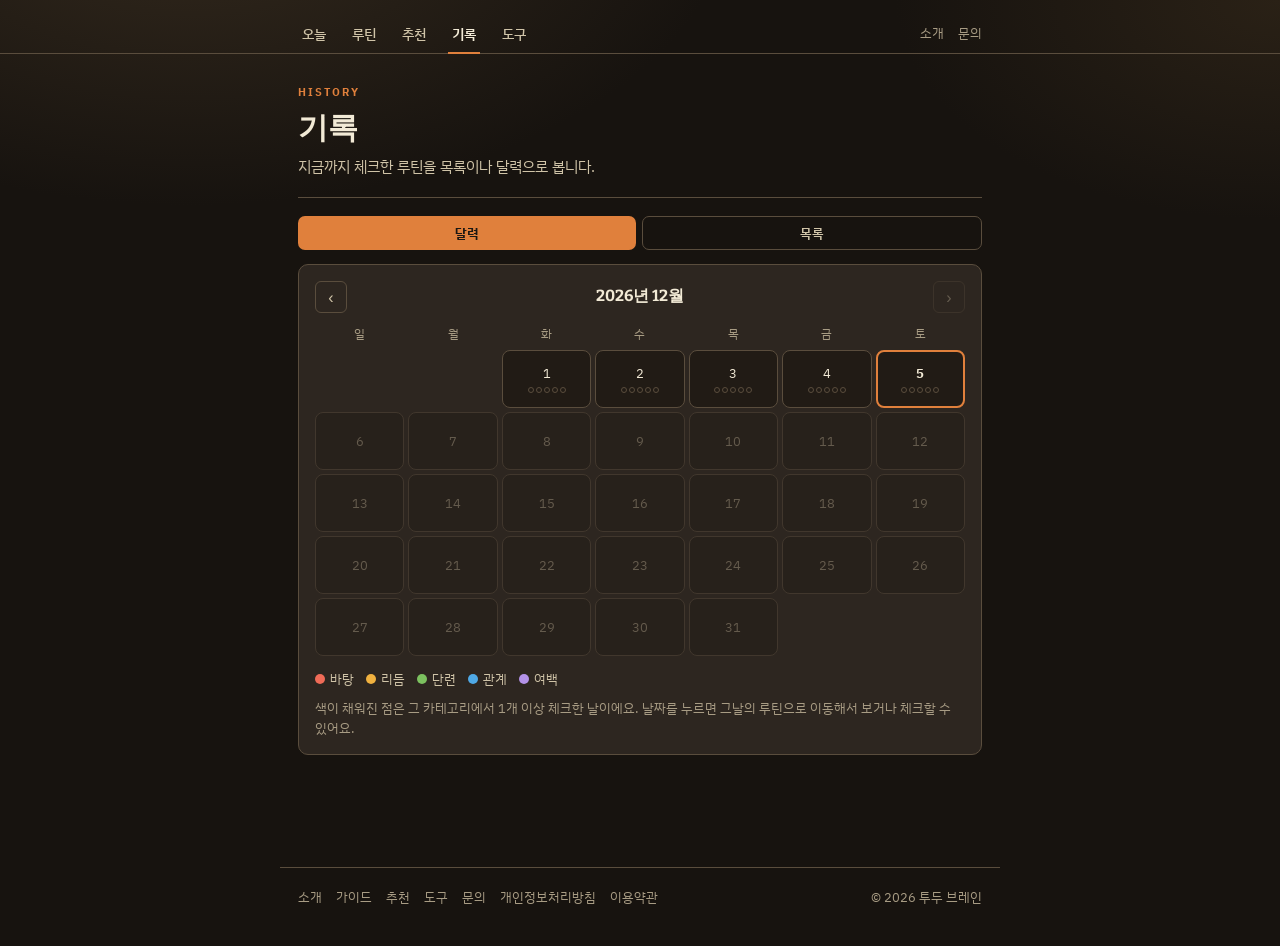
<file: history.html>
<!DOCTYPE html>
<html lang="ko">
<head>
<meta charset="UTF-8">
<meta name="viewport" content="width=device-width, initial-scale=1.0">
<title>기록 | 투두 브레인</title>
<meta name="description" content="지금까지 체크한 루틴을 목록이나 달력으로 봅니다.">
<!-- geo:start -->
<meta name="robots" content="noindex,follow">
<link rel="icon" href="/favicon.svg" type="image/svg+xml">
<link rel="icon" href="/icon-192.png" type="image/png" sizes="192x192">
<link rel="apple-touch-icon" href="/icon-192.png">
<meta name="theme-color" content="#17130f">
<link rel="canonical" href="https://primal-diary.vercel.app/history.html">
<meta property="og:type" content="website">
<meta property="og:site_name" content="투두 브레인">
<meta property="og:locale" content="ko_KR">
<meta property="og:title" content="기록 | 투두 브레인">
<meta property="og:description" content="지금까지 체크한 루틴을 목록이나 달력으로 봅니다.">
<meta property="og:image" content="https://primal-diary.vercel.app/og-image.png">
<meta property="og:image:width" content="1200">
<meta property="og:image:height" content="630">
<meta property="og:image:alt" content="투두 브레인 - 습관 5단계 피라미드 루틴 투두">
<meta property="og:url" content="https://primal-diary.vercel.app/history.html">
<meta name="twitter:card" content="summary_large_image">
<meta name="twitter:image" content="https://primal-diary.vercel.app/og-image.png">
<meta name="twitter:image:alt" content="투두 브레인 - 습관 5단계 피라미드 루틴 투두">
<meta name="twitter:title" content="기록 | 투두 브레인">
<meta name="twitter:description" content="지금까지 체크한 루틴을 목록이나 달력으로 봅니다.">
<script type="application/ld+json">
{
  "@context": "https://schema.org",
  "@graph": [
    {
      "@type": "Organization",
      "@id": "https://primal-diary.vercel.app/#org",
      "name": "투두 브레인",
      "alternateName": "Todo Brain",
      "url": "https://primal-diary.vercel.app/",
      "email": "yjw2172@naver.com"
    },
    {
      "@type": "WebSite",
      "@id": "https://primal-diary.vercel.app/#website",
      "url": "https://primal-diary.vercel.app/",
      "name": "투두 브레인",
      "alternateName": "Todo Brain",
      "inLanguage": "ko-KR",
      "publisher": {
        "@id": "https://primal-diary.vercel.app/#org"
      }
    },
    {
      "@type": "WebPage",
      "@id": "https://primal-diary.vercel.app/history.html#webpage",
      "url": "https://primal-diary.vercel.app/history.html",
      "name": "기록 | 투두 브레인",
      "description": "지금까지 체크한 루틴을 목록이나 달력으로 봅니다.",
      "inLanguage": "ko-KR",
      "isPartOf": {
        "@id": "https://primal-diary.vercel.app/#website"
      },
      "dateModified": "2026-10-31"
    },
    {
      "@type": "BreadcrumbList",
      "@id": "https://primal-diary.vercel.app/history.html#breadcrumb",
      "itemListElement": [
        {
          "@type": "ListItem",
          "position": 1,
          "name": "투두 브레인",
          "item": "https://primal-diary.vercel.app/"
        },
        {
          "@type": "ListItem",
          "position": 2,
          "name": "기록",
          "item": "https://primal-diary.vercel.app/history.html"
        }
      ]
    }
  ]
}
</script>
<!-- geo:end -->
<meta name="google-adsense-account" content="ca-pub-2557338953436433">
<meta name="naver-site-verification" content="43a13ce1e684f0e41eff7b286d124ef4994e0cc3">
<link rel="preconnect" href="https://fonts.googleapis.com">
<link href="https://fonts.googleapis.com/css2?family=Bitter:wght@500;700;800&family=IBM+Plex+Sans+KR:wght@400;500;600&display=swap" rel="stylesheet">
<link rel="stylesheet" href="style.css">
<script async src="https://pagead2.googlesyndication.com/pagead/js/adsbygoogle.js?client=ca-pub-2557338953436433" crossorigin="anonymous"></script>
</head>
<body>
<header class="topbar">
  <div class="topbar-inner">
    <nav class="tabs">
      <a href="index.html" class="tab">오늘</a>
      <a href="routines.html" class="tab">루틴</a>
      <a href="tips.html" class="tab">추천</a>
      <a href="history.html" class="tab active">기록</a>
      <a href="tools.html" class="tab">도구</a>
    </nav>
    <nav class="top-links">
      <a href="about.html">소개</a>
      <a href="contact.html">문의</a>
    </nav>
  </div>
</header>

<main class="app">
  <div class="hero">
    <div class="hero-eyebrow">HISTORY</div>
    <h1 class="display">기록</h1>
    <p>지금까지 체크한 루틴을 목록이나 달력으로 봅니다.</p>
  </div>

  <div class="view-toggle">
    <button class="btn btn-sm" id="btn-calendar">달력</button>
    <button class="btn btn-ghost btn-sm" id="btn-list">목록</button>
  </div>

  <div id="view-root"></div>
</main>

<footer class="site-footer">
  <a href="about.html">소개</a>
  <a href="guide.html">가이드</a>
  <a href="tips.html">추천</a>
  <a href="tools.html">도구</a>
  <a href="contact.html">문의</a>
  <a href="privacy.html">개인정보처리방침</a>
  <a href="terms.html">이용약관</a>
  <span class="footer-copy">© <span id="year"></span> 투두 브레인</span>
</footer>

<div class="toast" id="toast"></div>

<script src="common.js"></script>
<script>
document.getElementById('year').textContent = new Date().getFullYear();

let logs = loadLogs();
let routines = loadRoutines();
let view = 'calendar';
const now = new Date();
let cursor = { y: now.getFullYear(), m: now.getMonth() };
const noteTimers = {};
const today = todayStr();

function buildMonthGrid(year, month) {
  const startWeekday = new Date(year, month, 1).getDay();
  const daysInMonth = new Date(year, month + 1, 0).getDate();
  const cells = [];
  for (let i = 0; i < startWeekday; i++) cells.push(null);
  for (let d = 1; d <= daysInMonth; d++) cells.push(d);
  return cells;
}

// ---------- 달력 ----------
function renderCalendar() {
  const root = document.getElementById('view-root');
  const cells = buildMonthGrid(cursor.y, cursor.m);

  // 날짜별로 "어떤 카테고리를 몇 개 했는지" 집계
  const byDate = {};
  logs.forEach((l) => {
    if (!byDate[l.date]) byDate[l.date] = { cats: {}, total: 0 };
    byDate[l.date].cats[l.cat] = (byDate[l.date].cats[l.cat] || 0) + 1;
    byDate[l.date].total++;
  });
  const maxPerDay = Math.max(1, routines.length);

  const dowRow = DOW.map((d) => `<div class="cal-dow">${d}</div>`).join('');

  const cellsHtml = cells.map((day) => {
    if (day === null) return `<div class="cal-cell empty"></div>`;
    const ds = dateToStr(new Date(cursor.y, cursor.m, day));
    const info = byDate[ds];
    const isFuture = ds > today;
    const isToday = ds === today;

    const dots = CATS.map((c) => {
      const on = info && info.cats[c.id];
      return `<span class="cal-dot ${on ? 'on' : ''}" style="${on ? 'background:' + c.color : ''}"></span>`;
    }).join('');

    const alpha = info ? Math.min(0.12 + (info.total / maxPerDay) * 0.4, 0.55) : 0;
    const style = info ? `background: rgba(224,128,60,${alpha.toFixed(2)});` : '';
    const inner = `<span>${day}</span>${isFuture ? '' : `<div class="cal-dots">${dots}</div>`}`;

    if (isFuture) return `<div class="cal-cell future">${inner}</div>`;
    return `<a class="cal-cell ${isToday ? 'today' : ''}" style="${style}" href="index.html?date=${ds}" aria-label="${formatKoreanDate(ds)} 루틴 보기">${inner}</a>`;
  }).join('');

  const canNext = !(cursor.y === now.getFullYear() && cursor.m === now.getMonth());

  root.innerHTML = `
    <div class="card">
      <div class="cal-head">
        <button class="cal-nav" id="cal-prev" aria-label="이전 달">‹</button>
        <div class="cal-title">${cursor.y}년 ${cursor.m + 1}월</div>
        <button class="cal-nav" id="cal-next" aria-label="다음 달" ${canNext ? '' : 'disabled'}>›</button>
      </div>
      <div class="cal-grid">${dowRow}${cellsHtml}</div>
      <div class="legend">${CATS.map((c) => `<span><span class="lv-dot" style="background:${c.color}"></span>${c.label}</span>`).join('')}</div>
      <p class="cal-hint">색이 채워진 점은 그 카테고리에서 1개 이상 체크한 날이에요. 날짜를 누르면 그날의 루틴으로 이동해서 보거나 체크할 수 있어요.</p>
    </div>`;

  document.getElementById('cal-prev').onclick = () => {
    cursor = cursor.m === 0 ? { y: cursor.y - 1, m: 11 } : { y: cursor.y, m: cursor.m - 1 };
    renderCalendar();
  };
  document.getElementById('cal-next').onclick = () => {
    cursor = cursor.m === 11 ? { y: cursor.y + 1, m: 0 } : { y: cursor.y, m: cursor.m + 1 };
    renderCalendar();
  };
}

// ---------- 목록 (날짜별 묶음) ----------
function renderList() {
  const root = document.getElementById('view-root');
  if (logs.length === 0) {
    root.innerHTML = `<div class="empty">아직 기록이 없어요.<br>'오늘' 탭에서 루틴을 체크해보세요.</div>`;
    return;
  }

  const sorted = [...logs].sort((a, b) => b.date.localeCompare(a.date) || (b.createdAt || 0) - (a.createdAt || 0));
  const groups = [];
  sorted.forEach((l) => {
    const last = groups[groups.length - 1];
    if (last && last.date === l.date) last.items.push(l);
    else groups.push({ date: l.date, items: [l] });
  });

  root.innerHTML = groups.map((g) => `
    <div class="card">
      <div class="section-title">
        <a class="date-link" href="index.html?date=${g.date}">${formatKoreanDate(g.date)}</a>
        <span class="date-count">${g.items.length}개 완료</span>
      </div>
      ${g.items.map((l) => {
        const c = catInfo(l.cat);
        return `
        <div class="log-entry">
          <div class="log-head">
            <div class="log-title"><span class="lv-dot" style="background:${c.color}"></span>${escapeHtml(l.title)}</div>
            <button class="routine-del" data-del="${l.id}">삭제</button>
          </div>
          <textarea placeholder="메모 (선택)" data-note="${l.id}">${escapeHtml(l.note || '')}</textarea>
        </div>`;
      }).join('')}
    </div>
  `).join('');

  root.querySelectorAll('[data-note]').forEach((el) => {
    el.oninput = () => {
      const id = el.dataset.note;
      clearTimeout(noteTimers[id]);
      noteTimers[id] = setTimeout(() => {
        const entry = logs.find((l) => l.id === id);
        if (entry) { entry.note = el.value; saveLogs(logs); }
      }, 400);
    };
  });

  root.querySelectorAll('[data-del]').forEach((el) => {
    el.onclick = () => {
      if (!confirm('이 기록을 삭제할까요?')) return;
      logs = logs.filter((l) => l.id !== el.dataset.del);
      saveLogs(logs);
      showToast('기록을 삭제했어요.');
      renderList();
    };
  });
}

function setView(v) {
  view = v;
  document.getElementById('btn-calendar').className = v === 'calendar' ? 'btn btn-sm' : 'btn btn-ghost btn-sm';
  document.getElementById('btn-list').className = v === 'list' ? 'btn btn-sm' : 'btn btn-ghost btn-sm';
  if (v === 'calendar') renderCalendar(); else renderList();
}

document.getElementById('btn-calendar').onclick = () => setView('calendar');
document.getElementById('btn-list').onclick = () => setView('list');

setView('calendar');
</script>
</body>
</html>
</file>
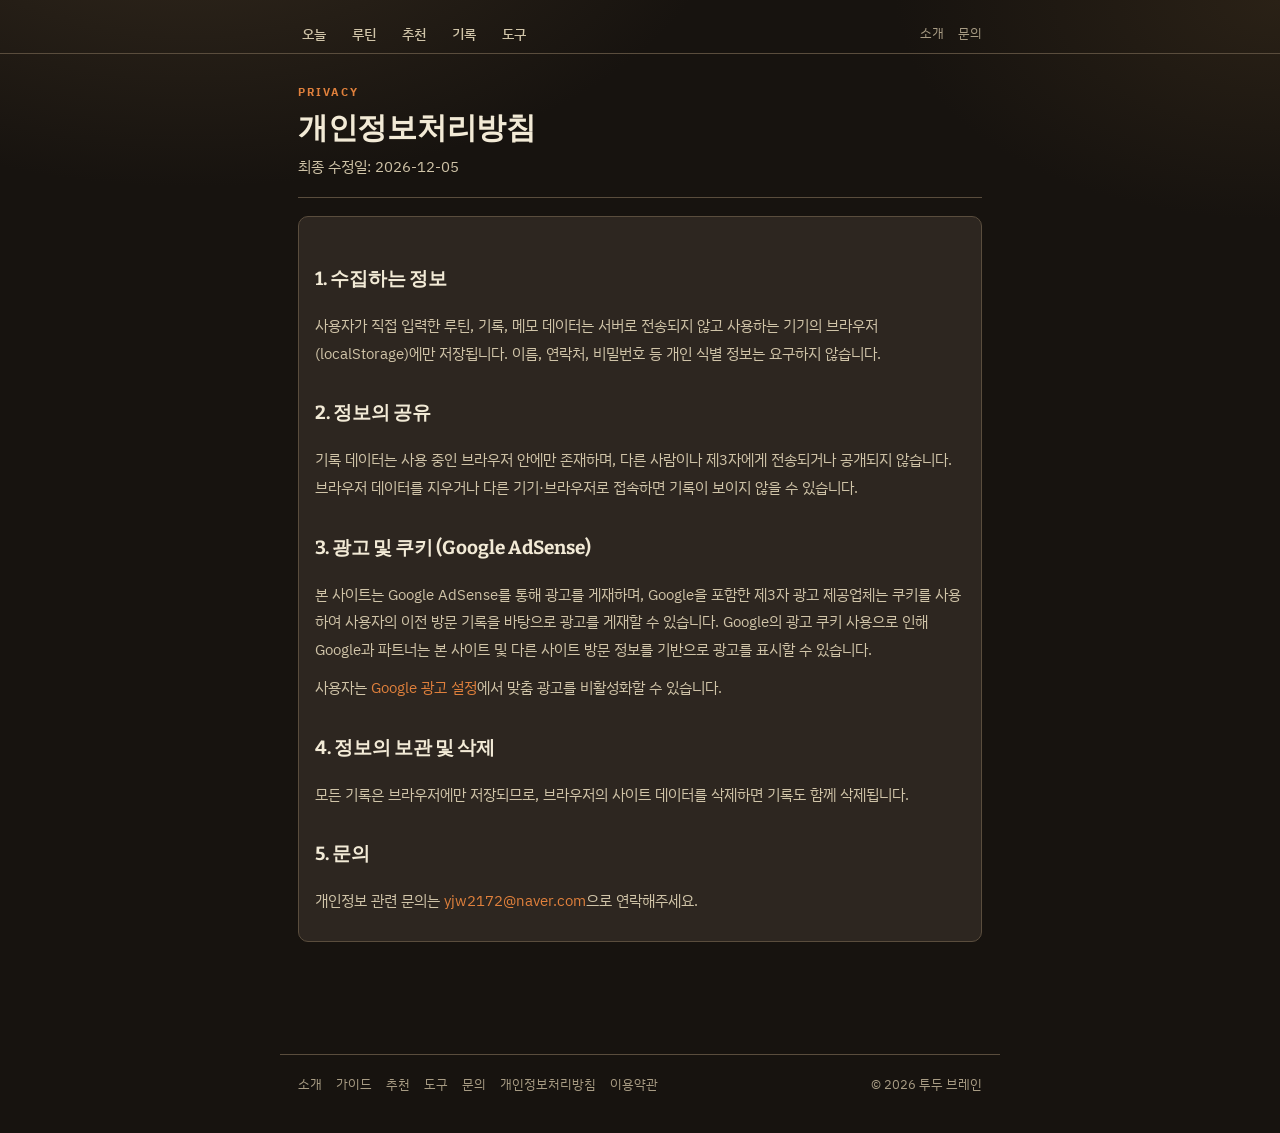
<file: privacy.html>
<!DOCTYPE html>
<html lang="ko">
<head>
<meta charset="UTF-8">
<meta name="viewport" content="width=device-width, initial-scale=1.0">
<title>개인정보처리방침 | 투두 브레인</title>
<meta name="description" content="투두 브레인의 개인정보처리방침입니다. 루틴과 기록은 내 브라우저에만 저장되며, 광고·분석 도구 사용 내용을 안내합니다.">
<!-- geo:start -->
<meta name="robots" content="index,follow,max-image-preview:large,max-snippet:-1">
<link rel="icon" href="/favicon.svg" type="image/svg+xml">
<link rel="icon" href="/icon-192.png" type="image/png" sizes="192x192">
<link rel="apple-touch-icon" href="/icon-192.png">
<meta name="theme-color" content="#17130f">
<link rel="canonical" href="https://primal-diary.vercel.app/privacy.html">
<meta property="og:type" content="website">
<meta property="og:site_name" content="투두 브레인">
<meta property="og:locale" content="ko_KR">
<meta property="og:title" content="개인정보처리방침 | 투두 브레인">
<meta property="og:description" content="투두 브레인의 개인정보처리방침입니다. 루틴과 기록은 내 브라우저에만 저장되며, 광고·분석 도구 사용 내용을 안내합니다.">
<meta property="og:image" content="https://primal-diary.vercel.app/og-image.png">
<meta property="og:image:width" content="1200">
<meta property="og:image:height" content="630">
<meta property="og:image:alt" content="투두 브레인 - 습관 5단계 피라미드 루틴 투두">
<meta property="og:url" content="https://primal-diary.vercel.app/privacy.html">
<meta name="twitter:card" content="summary_large_image">
<meta name="twitter:image" content="https://primal-diary.vercel.app/og-image.png">
<meta name="twitter:image:alt" content="투두 브레인 - 습관 5단계 피라미드 루틴 투두">
<meta name="twitter:title" content="개인정보처리방침 | 투두 브레인">
<meta name="twitter:description" content="투두 브레인의 개인정보처리방침입니다. 루틴과 기록은 내 브라우저에만 저장되며, 광고·분석 도구 사용 내용을 안내합니다.">
<script type="application/ld+json">
{
  "@context": "https://schema.org",
  "@graph": [
    {
      "@type": "Organization",
      "@id": "https://primal-diary.vercel.app/#org",
      "name": "투두 브레인",
      "alternateName": "Todo Brain",
      "url": "https://primal-diary.vercel.app/",
      "email": "yjw2172@naver.com"
    },
    {
      "@type": "WebSite",
      "@id": "https://primal-diary.vercel.app/#website",
      "url": "https://primal-diary.vercel.app/",
      "name": "투두 브레인",
      "alternateName": "Todo Brain",
      "inLanguage": "ko-KR",
      "publisher": {
        "@id": "https://primal-diary.vercel.app/#org"
      }
    },
    {
      "@type": "WebPage",
      "@id": "https://primal-diary.vercel.app/privacy.html#webpage",
      "url": "https://primal-diary.vercel.app/privacy.html",
      "name": "개인정보처리방침 | 투두 브레인",
      "description": "투두 브레인의 개인정보처리방침입니다. 루틴과 기록은 내 브라우저에만 저장되며, 광고·분석 도구 사용 내용을 안내합니다.",
      "inLanguage": "ko-KR",
      "isPartOf": {
        "@id": "https://primal-diary.vercel.app/#website"
      },
      "dateModified": "2026-10-31"
    },
    {
      "@type": "BreadcrumbList",
      "@id": "https://primal-diary.vercel.app/privacy.html#breadcrumb",
      "itemListElement": [
        {
          "@type": "ListItem",
          "position": 1,
          "name": "투두 브레인",
          "item": "https://primal-diary.vercel.app/"
        },
        {
          "@type": "ListItem",
          "position": 2,
          "name": "개인정보처리방침",
          "item": "https://primal-diary.vercel.app/privacy.html"
        }
      ]
    }
  ]
}
</script>
<!-- geo:end -->
<meta name="google-adsense-account" content="ca-pub-2557338953436433">
<meta name="naver-site-verification" content="43a13ce1e684f0e41eff7b286d124ef4994e0cc3">
<link rel="preconnect" href="https://fonts.googleapis.com">
<link href="https://fonts.googleapis.com/css2?family=Bitter:wght@500;700;800&family=IBM+Plex+Sans+KR:wght@400;500;600&display=swap" rel="stylesheet">
<link rel="stylesheet" href="style.css">
<script async src="https://pagead2.googlesyndication.com/pagead/js/adsbygoogle.js?client=ca-pub-2557338953436433" crossorigin="anonymous"></script>
</head>
<body>
<header class="topbar">
  <div class="topbar-inner">
    <nav class="tabs">
      <a href="index.html" class="tab">오늘</a>
      <a href="routines.html" class="tab">루틴</a>
      <a href="tips.html" class="tab">추천</a>
      <a href="history.html" class="tab">기록</a>
      <a href="tools.html" class="tab">도구</a>
    </nav>
    <nav class="top-links">
      <a href="about.html">소개</a>
      <a href="contact.html">문의</a>
    </nav>
  </div>
</header>

<main class="app">
  <div class="hero">
    <div class="hero-eyebrow">PRIVACY</div>
    <h1 class="display">개인정보처리방침</h1>
    <p id="last-updated"></p>
  </div>
  <div class="card article">
    <h2>1. 수집하는 정보</h2>
    <p>사용자가 직접 입력한 루틴, 기록, 메모 데이터는 서버로 전송되지 않고 사용하는 기기의 브라우저(localStorage)에만 저장됩니다. 이름, 연락처, 비밀번호 등 개인 식별 정보는 요구하지 않습니다.</p>

    <h2>2. 정보의 공유</h2>
    <p>기록 데이터는 사용 중인 브라우저 안에만 존재하며, 다른 사람이나 제3자에게 전송되거나 공개되지 않습니다. 브라우저 데이터를 지우거나 다른 기기·브라우저로 접속하면 기록이 보이지 않을 수 있습니다.</p>

    <h2>3. 광고 및 쿠키 (Google AdSense)</h2>
    <p>본 사이트는 Google AdSense를 통해 광고를 게재하며, Google을 포함한 제3자 광고 제공업체는 쿠키를 사용하여 사용자의 이전 방문 기록을 바탕으로 광고를 게재할 수 있습니다. Google의 광고 쿠키 사용으로 인해 Google과 파트너는 본 사이트 및 다른 사이트 방문 정보를 기반으로 광고를 표시할 수 있습니다.</p>
    <p>사용자는 <a href="https://adssettings.google.com" target="_blank" rel="noreferrer">Google 광고 설정</a>에서 맞춤 광고를 비활성화할 수 있습니다.</p>

    <h2>4. 정보의 보관 및 삭제</h2>
    <p>모든 기록은 브라우저에만 저장되므로, 브라우저의 사이트 데이터를 삭제하면 기록도 함께 삭제됩니다.</p>

    <h2>5. 문의</h2>
    <p>개인정보 관련 문의는 <a href="mailto:yjw2172@naver.com">yjw2172@naver.com</a>으로 연락해주세요.</p>
  </div>
</main>

<footer class="site-footer">
  <a href="about.html">소개</a>
  <a href="guide.html">가이드</a>
  <a href="tips.html">추천</a>
  <a href="tools.html">도구</a>
  <a href="contact.html">문의</a>
  <a href="privacy.html">개인정보처리방침</a>
  <a href="terms.html">이용약관</a>
  <span class="footer-copy">© <span id="year"></span> 투두 브레인</span>
</footer>
<script>
document.getElementById('year').textContent = new Date().getFullYear();
document.getElementById('last-updated').textContent = '최종 수정일: ' + new Date().toISOString().slice(0, 10);
</script>
</body>
</html>
</file>
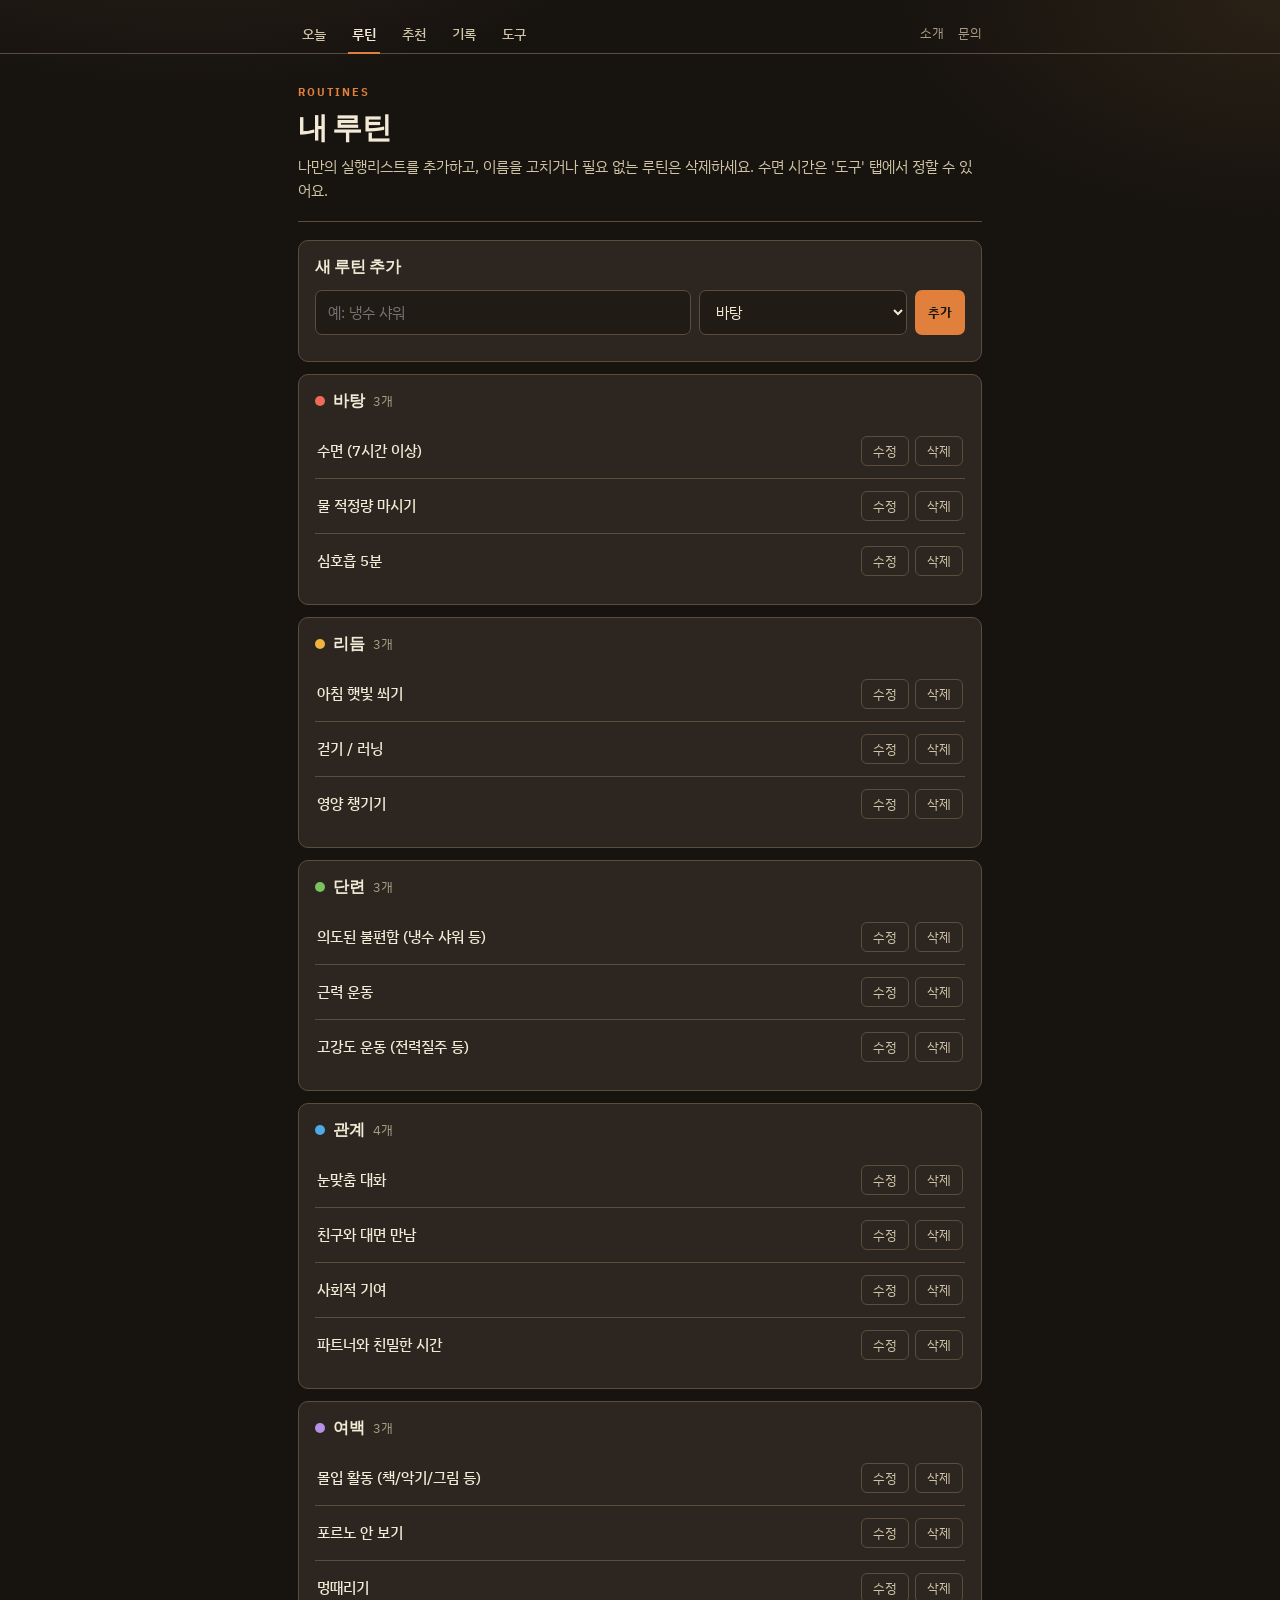
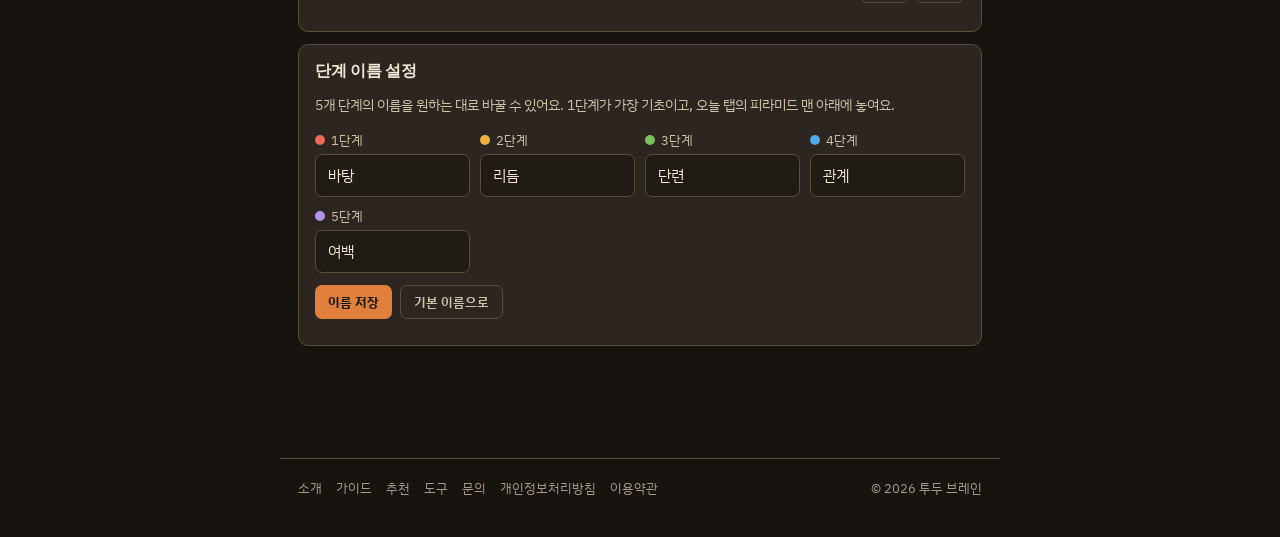
<file: routines.html>
<!DOCTYPE html>
<html lang="ko">
<head>
<meta charset="UTF-8">
<meta name="viewport" content="width=device-width, initial-scale=1.0">
<title>내 루틴 | 투두 브레인</title>
<meta name="description" content="나만의 실행리스트를 자유롭게 구성하세요.">
<!-- geo:start -->
<meta name="robots" content="noindex,follow">
<link rel="icon" href="/favicon.svg" type="image/svg+xml">
<link rel="icon" href="/icon-192.png" type="image/png" sizes="192x192">
<link rel="apple-touch-icon" href="/icon-192.png">
<meta name="theme-color" content="#17130f">
<link rel="canonical" href="https://primal-diary.vercel.app/routines.html">
<meta property="og:type" content="website">
<meta property="og:site_name" content="투두 브레인">
<meta property="og:locale" content="ko_KR">
<meta property="og:title" content="내 루틴 | 투두 브레인">
<meta property="og:description" content="나만의 실행리스트를 자유롭게 구성하세요.">
<meta property="og:image" content="https://primal-diary.vercel.app/og-image.png">
<meta property="og:image:width" content="1200">
<meta property="og:image:height" content="630">
<meta property="og:image:alt" content="투두 브레인 - 습관 5단계 피라미드 루틴 투두">
<meta property="og:url" content="https://primal-diary.vercel.app/routines.html">
<meta name="twitter:card" content="summary_large_image">
<meta name="twitter:image" content="https://primal-diary.vercel.app/og-image.png">
<meta name="twitter:image:alt" content="투두 브레인 - 습관 5단계 피라미드 루틴 투두">
<meta name="twitter:title" content="내 루틴 | 투두 브레인">
<meta name="twitter:description" content="나만의 실행리스트를 자유롭게 구성하세요.">
<script type="application/ld+json">
{
  "@context": "https://schema.org",
  "@graph": [
    {
      "@type": "Organization",
      "@id": "https://primal-diary.vercel.app/#org",
      "name": "투두 브레인",
      "alternateName": "Todo Brain",
      "url": "https://primal-diary.vercel.app/",
      "email": "yjw2172@naver.com"
    },
    {
      "@type": "WebSite",
      "@id": "https://primal-diary.vercel.app/#website",
      "url": "https://primal-diary.vercel.app/",
      "name": "투두 브레인",
      "alternateName": "Todo Brain",
      "inLanguage": "ko-KR",
      "publisher": {
        "@id": "https://primal-diary.vercel.app/#org"
      }
    },
    {
      "@type": "WebPage",
      "@id": "https://primal-diary.vercel.app/routines.html#webpage",
      "url": "https://primal-diary.vercel.app/routines.html",
      "name": "내 루틴 | 투두 브레인",
      "description": "나만의 실행리스트를 자유롭게 구성하세요.",
      "inLanguage": "ko-KR",
      "isPartOf": {
        "@id": "https://primal-diary.vercel.app/#website"
      },
      "dateModified": "2026-10-31"
    },
    {
      "@type": "BreadcrumbList",
      "@id": "https://primal-diary.vercel.app/routines.html#breadcrumb",
      "itemListElement": [
        {
          "@type": "ListItem",
          "position": 1,
          "name": "투두 브레인",
          "item": "https://primal-diary.vercel.app/"
        },
        {
          "@type": "ListItem",
          "position": 2,
          "name": "내 루틴",
          "item": "https://primal-diary.vercel.app/routines.html"
        }
      ]
    }
  ]
}
</script>
<!-- geo:end -->
<meta name="google-adsense-account" content="ca-pub-2557338953436433">
<meta name="naver-site-verification" content="43a13ce1e684f0e41eff7b286d124ef4994e0cc3">
<link rel="preconnect" href="https://fonts.googleapis.com">
<link href="https://fonts.googleapis.com/css2?family=Bitter:wght@500;700;800&family=IBM+Plex+Sans+KR:wght@400;500;600&display=swap" rel="stylesheet">
<link rel="stylesheet" href="style.css">
<script async src="https://pagead2.googlesyndication.com/pagead/js/adsbygoogle.js?client=ca-pub-2557338953436433" crossorigin="anonymous"></script>
</head>
<body>
<header class="topbar">
  <div class="topbar-inner">
    <nav class="tabs">
      <a href="index.html" class="tab">오늘</a>
      <a href="routines.html" class="tab active">루틴</a>
      <a href="tips.html" class="tab">추천</a>
      <a href="history.html" class="tab">기록</a>
      <a href="tools.html" class="tab">도구</a>
    </nav>
    <nav class="top-links">
      <a href="about.html">소개</a>
      <a href="contact.html">문의</a>
    </nav>
  </div>
</header>

<main class="app">
  <div class="hero">
    <div class="hero-eyebrow">ROUTINES</div>
    <h1 class="display">내 루틴</h1>
    <p>나만의 실행리스트를 추가하고, 이름을 고치거나 필요 없는 루틴은 삭제하세요. 수면 시간은 '도구' 탭에서 정할 수 있어요.</p>
  </div>

  <div class="card">
    <div class="section-title">새 루틴 추가</div>
    <div class="row">
      <input type="text" id="new-title" class="grow" placeholder="예: 냉수 샤워" maxlength="60">
      <select id="new-cat" class="sel"></select>
      <button class="btn btn-sm" id="add-btn">추가</button>
    </div>
  </div>

  <div id="routine-groups"></div>

  <div class="card" id="cat-names-card">
    <div class="section-title">단계 이름 설정</div>
    <p class="section-note">5개 단계의 이름을 원하는 대로 바꿀 수 있어요. 1단계가 가장 기초이고, 오늘 탭의 피라미드 맨 아래에 놓여요.</p>
    <div class="cat-edit-grid" id="cat-edit-grid"></div>
    <div class="row">
      <button class="btn btn-sm" id="cat-save">이름 저장</button>
      <button class="btn btn-ghost btn-sm" id="cat-reset">기본 이름으로</button>
    </div>
  </div>
</main>

<footer class="site-footer">
  <a href="about.html">소개</a>
  <a href="guide.html">가이드</a>
  <a href="tips.html">추천</a>
  <a href="tools.html">도구</a>
  <a href="contact.html">문의</a>
  <a href="privacy.html">개인정보처리방침</a>
  <a href="terms.html">이용약관</a>
  <span class="footer-copy">© <span id="year"></span> 투두 브레인</span>
</footer>

<div class="toast" id="toast"></div>

<script src="common.js"></script>
<script>
document.getElementById('year').textContent = new Date().getFullYear();

let routines = loadRoutines();
let editingId = null;

const catSelect = document.getElementById('new-cat');
function renderCatSelect() {
  const current = catSelect.value;
  catSelect.innerHTML = CATS.map((c) => `<option value="${c.id}">${escapeHtml(c.label)}</option>`).join('');
  if (current) catSelect.value = current;
}
renderCatSelect();

function renderCatEditor() {
  document.getElementById('cat-edit-grid').innerHTML = CATS.map((c, i) => `
    <label><span class="lv"><span class="lv-dot" style="background:${c.color}"></span>${i + 1}단계</span>
      <input type="text" data-cat-input="${c.id}" value="${escapeHtml(c.label)}" maxlength="8" aria-label="${i + 1}단계 이름"></label>
  `).join('');
}
renderCatEditor();

document.getElementById('cat-save').onclick = () => {
  const map = {};
  const seen = new Set();
  for (const input of document.querySelectorAll('[data-cat-input]')) {
    const v = input.value.trim();
    if (!v) { showToast('비어 있는 이름이 있어요.'); return; }
    if (seen.has(v)) { showToast('같은 이름이 있어요. 서로 다르게 정해주세요.'); return; }
    seen.add(v);
    map[input.dataset.catInput] = v;
  }
  saveCatNames(map);
  renderCatSelect();
  render();
  showToast('단계 이름을 저장했어요.');
};

document.getElementById('cat-reset').onclick = () => {
  resetCatNames();
  renderCatSelect();
  renderCatEditor();
  render();
  showToast('기본 이름으로 되돌렸어요.');
};

function saveRename(id, value) {
  const title = value.trim();
  if (!title) { showToast('루틴 이름을 입력해주세요.'); return; }
  const logs = loadLogs();
  if (applyRename(routines, logs, id, title)) {
    editingId = null;
    showToast('루틴 이름을 바꿨어요.');
    render();
  }
}

function render() {
  const root = document.getElementById('routine-groups');
  if (routines.length === 0) {
    root.innerHTML = `<div class="card"><div class="empty">루틴이 없어요. 위에서 추가하거나 '추천' 탭에서 골라보세요.</div></div>`;
    return;
  }

  const grouped = CATS.map((c) => ({ cat: c, items: routines.filter((r) => r.cat === c.id) })).filter((g) => g.items.length);
  root.innerHTML = grouped.map((g) => `
    <div class="card">
      <div class="section-title"><span class="lv-dot" style="background:${g.cat.color}"></span>${escapeHtml(g.cat.label)} <span class="date-count">${g.items.length}개</span></div>
      ${g.items.map((r) => editingId === r.id ? `
        <div class="routine editing">
          <div class="routine-body"><input type="text" class="rename-input" value="${escapeHtml(r.title)}" maxlength="60" aria-label="루틴 이름"></div>
          <div class="routine-actions">
            <button class="btn btn-sm" data-save="${r.id}">저장</button>
            <button class="btn btn-ghost btn-sm" data-cancel="1">취소</button>
          </div>
        </div>` : `
        <div class="routine">
          <div class="routine-body"><div class="routine-title">${escapeHtml(r.title)}</div></div>
          <div class="routine-actions">
            <button class="routine-del routine-edit" data-edit="${r.id}">수정</button>
            <button class="routine-del" data-del="${r.id}">삭제</button>
          </div>
        </div>`).join('')}
    </div>
  `).join('');

  root.querySelectorAll('[data-edit]').forEach((el) => {
    el.onclick = () => { editingId = el.dataset.edit; render(); const i = root.querySelector('.rename-input'); if (i) { i.focus(); i.select(); } };
  });
  root.querySelectorAll('[data-cancel]').forEach((el) => { el.onclick = () => { editingId = null; render(); }; });
  root.querySelectorAll('[data-save]').forEach((el) => {
    el.onclick = () => saveRename(el.dataset.save, root.querySelector('.rename-input').value);
  });
  const input = root.querySelector('.rename-input');
  if (input) {
    input.addEventListener('keydown', (e) => {
      if (e.key === 'Enter') saveRename(editingId, input.value);
      if (e.key === 'Escape') { editingId = null; render(); }
    });
  }

  root.querySelectorAll('[data-del]').forEach((el) => {
    el.onclick = () => {
      const r = routines.find((x) => x.id === el.dataset.del);
      if (!r) return;
      if (!confirm(`"${r.title}" 루틴을 삭제할까요?\n지난 기록은 그대로 남아요.`)) return;
      routines = routines.filter((x) => x.id !== r.id);
      saveRoutines(routines);
      showToast('루틴을 삭제했어요.');
      render();
    };
  });
}

function addRoutine() {
  const input = document.getElementById('new-title');
  const title = input.value.trim();
  if (!title) return;
  routines.push({ id: uid(), title: title.slice(0, 60), cat: catSelect.value });
  saveRoutines(routines);
  input.value = '';
  showToast('루틴을 추가했어요.');
  render();
}

document.getElementById('add-btn').onclick = addRoutine;
document.getElementById('new-title').addEventListener('keydown', (e) => { if (e.key === 'Enter') addRoutine(); });

render();
</script>
</body>
</html>
</file>
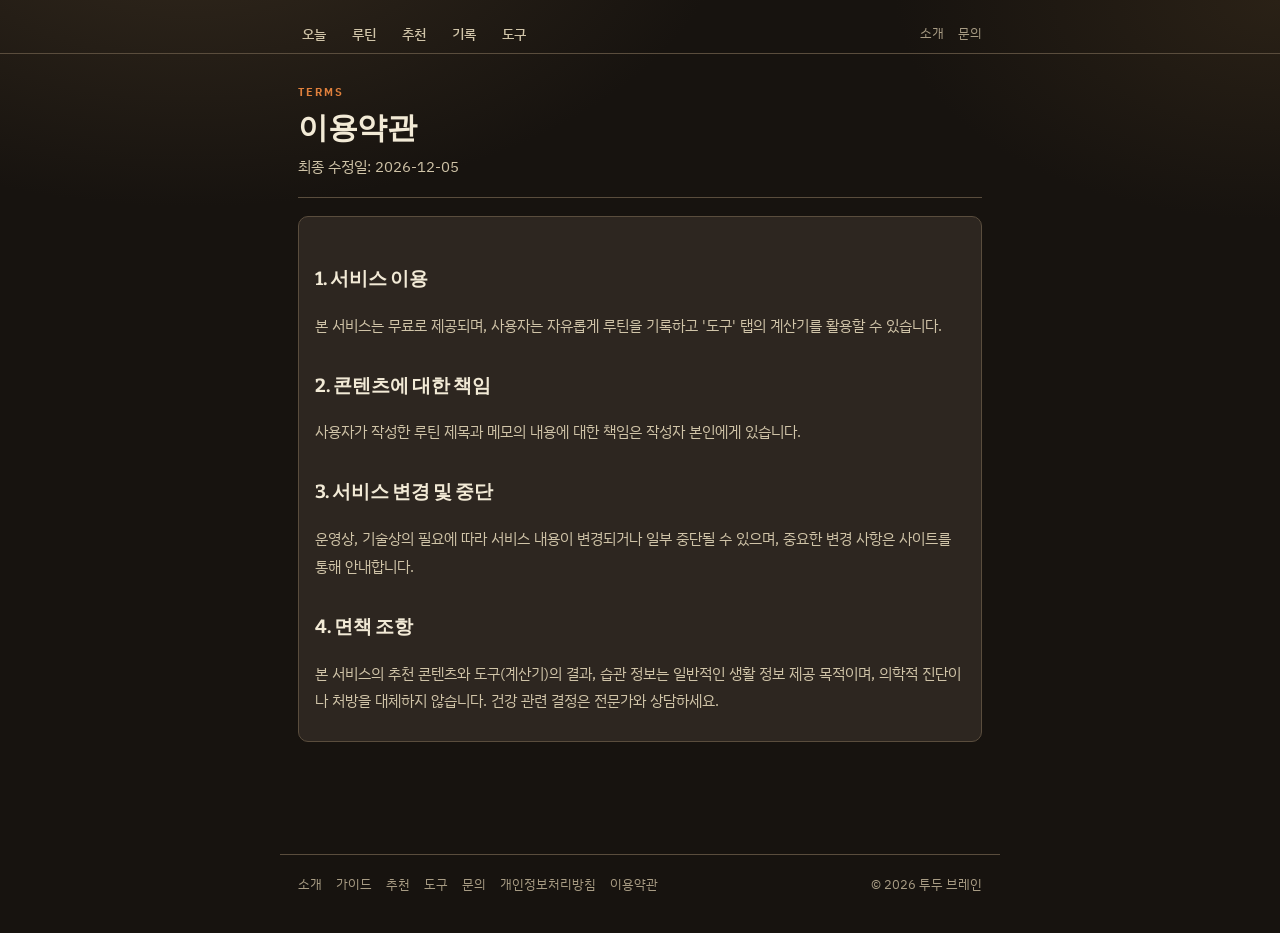
<file: terms.html>
<!DOCTYPE html>
<html lang="ko">
<head>
<meta charset="UTF-8">
<meta name="viewport" content="width=device-width, initial-scale=1.0">
<title>이용약관 | 투두 브레인</title>
<meta name="description" content="투두 브레인 서비스 이용약관입니다. 서비스 이용 조건, 면책 사항, 저작권 안내를 확인하세요.">
<!-- geo:start -->
<meta name="robots" content="index,follow,max-image-preview:large,max-snippet:-1">
<link rel="icon" href="/favicon.svg" type="image/svg+xml">
<link rel="icon" href="/icon-192.png" type="image/png" sizes="192x192">
<link rel="apple-touch-icon" href="/icon-192.png">
<meta name="theme-color" content="#17130f">
<link rel="canonical" href="https://primal-diary.vercel.app/terms.html">
<meta property="og:type" content="website">
<meta property="og:site_name" content="투두 브레인">
<meta property="og:locale" content="ko_KR">
<meta property="og:title" content="이용약관 | 투두 브레인">
<meta property="og:description" content="투두 브레인 서비스 이용약관입니다. 서비스 이용 조건, 면책 사항, 저작권 안내를 확인하세요.">
<meta property="og:image" content="https://primal-diary.vercel.app/og-image.png">
<meta property="og:image:width" content="1200">
<meta property="og:image:height" content="630">
<meta property="og:image:alt" content="투두 브레인 - 습관 5단계 피라미드 루틴 투두">
<meta property="og:url" content="https://primal-diary.vercel.app/terms.html">
<meta name="twitter:card" content="summary_large_image">
<meta name="twitter:image" content="https://primal-diary.vercel.app/og-image.png">
<meta name="twitter:image:alt" content="투두 브레인 - 습관 5단계 피라미드 루틴 투두">
<meta name="twitter:title" content="이용약관 | 투두 브레인">
<meta name="twitter:description" content="투두 브레인 서비스 이용약관입니다. 서비스 이용 조건, 면책 사항, 저작권 안내를 확인하세요.">
<script type="application/ld+json">
{
  "@context": "https://schema.org",
  "@graph": [
    {
      "@type": "Organization",
      "@id": "https://primal-diary.vercel.app/#org",
      "name": "투두 브레인",
      "alternateName": "Todo Brain",
      "url": "https://primal-diary.vercel.app/",
      "email": "yjw2172@naver.com"
    },
    {
      "@type": "WebSite",
      "@id": "https://primal-diary.vercel.app/#website",
      "url": "https://primal-diary.vercel.app/",
      "name": "투두 브레인",
      "alternateName": "Todo Brain",
      "inLanguage": "ko-KR",
      "publisher": {
        "@id": "https://primal-diary.vercel.app/#org"
      }
    },
    {
      "@type": "WebPage",
      "@id": "https://primal-diary.vercel.app/terms.html#webpage",
      "url": "https://primal-diary.vercel.app/terms.html",
      "name": "이용약관 | 투두 브레인",
      "description": "투두 브레인 서비스 이용약관입니다. 서비스 이용 조건, 면책 사항, 저작권 안내를 확인하세요.",
      "inLanguage": "ko-KR",
      "isPartOf": {
        "@id": "https://primal-diary.vercel.app/#website"
      },
      "dateModified": "2026-10-31"
    },
    {
      "@type": "BreadcrumbList",
      "@id": "https://primal-diary.vercel.app/terms.html#breadcrumb",
      "itemListElement": [
        {
          "@type": "ListItem",
          "position": 1,
          "name": "투두 브레인",
          "item": "https://primal-diary.vercel.app/"
        },
        {
          "@type": "ListItem",
          "position": 2,
          "name": "이용약관",
          "item": "https://primal-diary.vercel.app/terms.html"
        }
      ]
    }
  ]
}
</script>
<!-- geo:end -->
<meta name="google-adsense-account" content="ca-pub-2557338953436433">
<meta name="naver-site-verification" content="43a13ce1e684f0e41eff7b286d124ef4994e0cc3">
<link rel="preconnect" href="https://fonts.googleapis.com">
<link href="https://fonts.googleapis.com/css2?family=Bitter:wght@500;700;800&family=IBM+Plex+Sans+KR:wght@400;500;600&display=swap" rel="stylesheet">
<link rel="stylesheet" href="style.css">
<script async src="https://pagead2.googlesyndication.com/pagead/js/adsbygoogle.js?client=ca-pub-2557338953436433" crossorigin="anonymous"></script>
</head>
<body>
<header class="topbar">
  <div class="topbar-inner">
    <nav class="tabs">
      <a href="index.html" class="tab">오늘</a>
      <a href="routines.html" class="tab">루틴</a>
      <a href="tips.html" class="tab">추천</a>
      <a href="history.html" class="tab">기록</a>
      <a href="tools.html" class="tab">도구</a>
    </nav>
    <nav class="top-links">
      <a href="about.html">소개</a>
      <a href="contact.html">문의</a>
    </nav>
  </div>
</header>

<main class="app">
  <div class="hero">
    <div class="hero-eyebrow">TERMS</div>
    <h1 class="display">이용약관</h1>
    <p id="last-updated"></p>
  </div>
  <div class="card article">
    <h2>1. 서비스 이용</h2>
    <p>본 서비스는 무료로 제공되며, 사용자는 자유롭게 루틴을 기록하고 '도구' 탭의 계산기를 활용할 수 있습니다.</p>
    <h2>2. 콘텐츠에 대한 책임</h2>
    <p>사용자가 작성한 루틴 제목과 메모의 내용에 대한 책임은 작성자 본인에게 있습니다.</p>
    <h2>3. 서비스 변경 및 중단</h2>
    <p>운영상, 기술상의 필요에 따라 서비스 내용이 변경되거나 일부 중단될 수 있으며, 중요한 변경 사항은 사이트를 통해 안내합니다.</p>
    <h2>4. 면책 조항</h2>
    <p>본 서비스의 추천 콘텐츠와 도구(계산기)의 결과, 습관 정보는 일반적인 생활 정보 제공 목적이며, 의학적 진단이나 처방을 대체하지 않습니다. 건강 관련 결정은 전문가와 상담하세요.</p>
  </div>
</main>

<footer class="site-footer">
  <a href="about.html">소개</a>
  <a href="guide.html">가이드</a>
  <a href="tips.html">추천</a>
  <a href="tools.html">도구</a>
  <a href="contact.html">문의</a>
  <a href="privacy.html">개인정보처리방침</a>
  <a href="terms.html">이용약관</a>
  <span class="footer-copy">© <span id="year"></span> 투두 브레인</span>
</footer>
<script>
document.getElementById('year').textContent = new Date().getFullYear();
document.getElementById('last-updated').textContent = '최종 수정일: ' + new Date().toISOString().slice(0, 10);
</script>
</body>
</html>
</file>
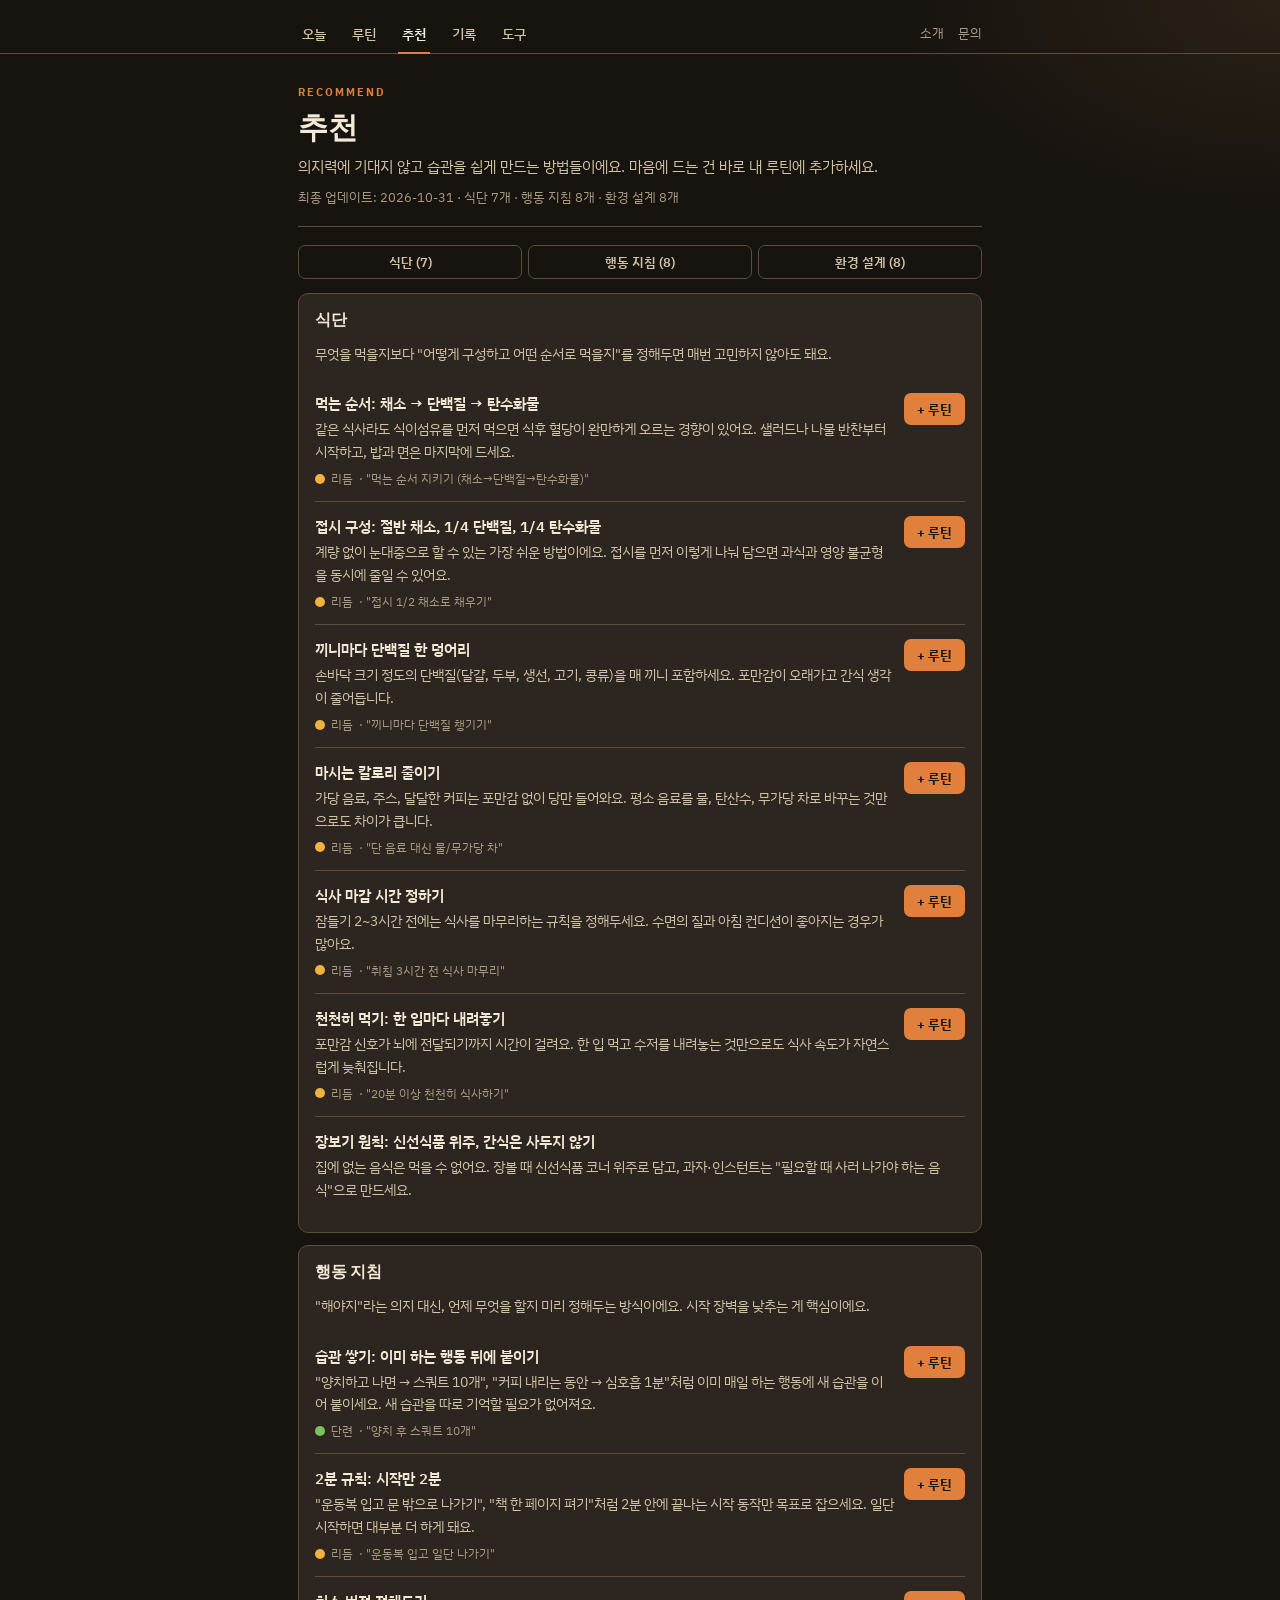
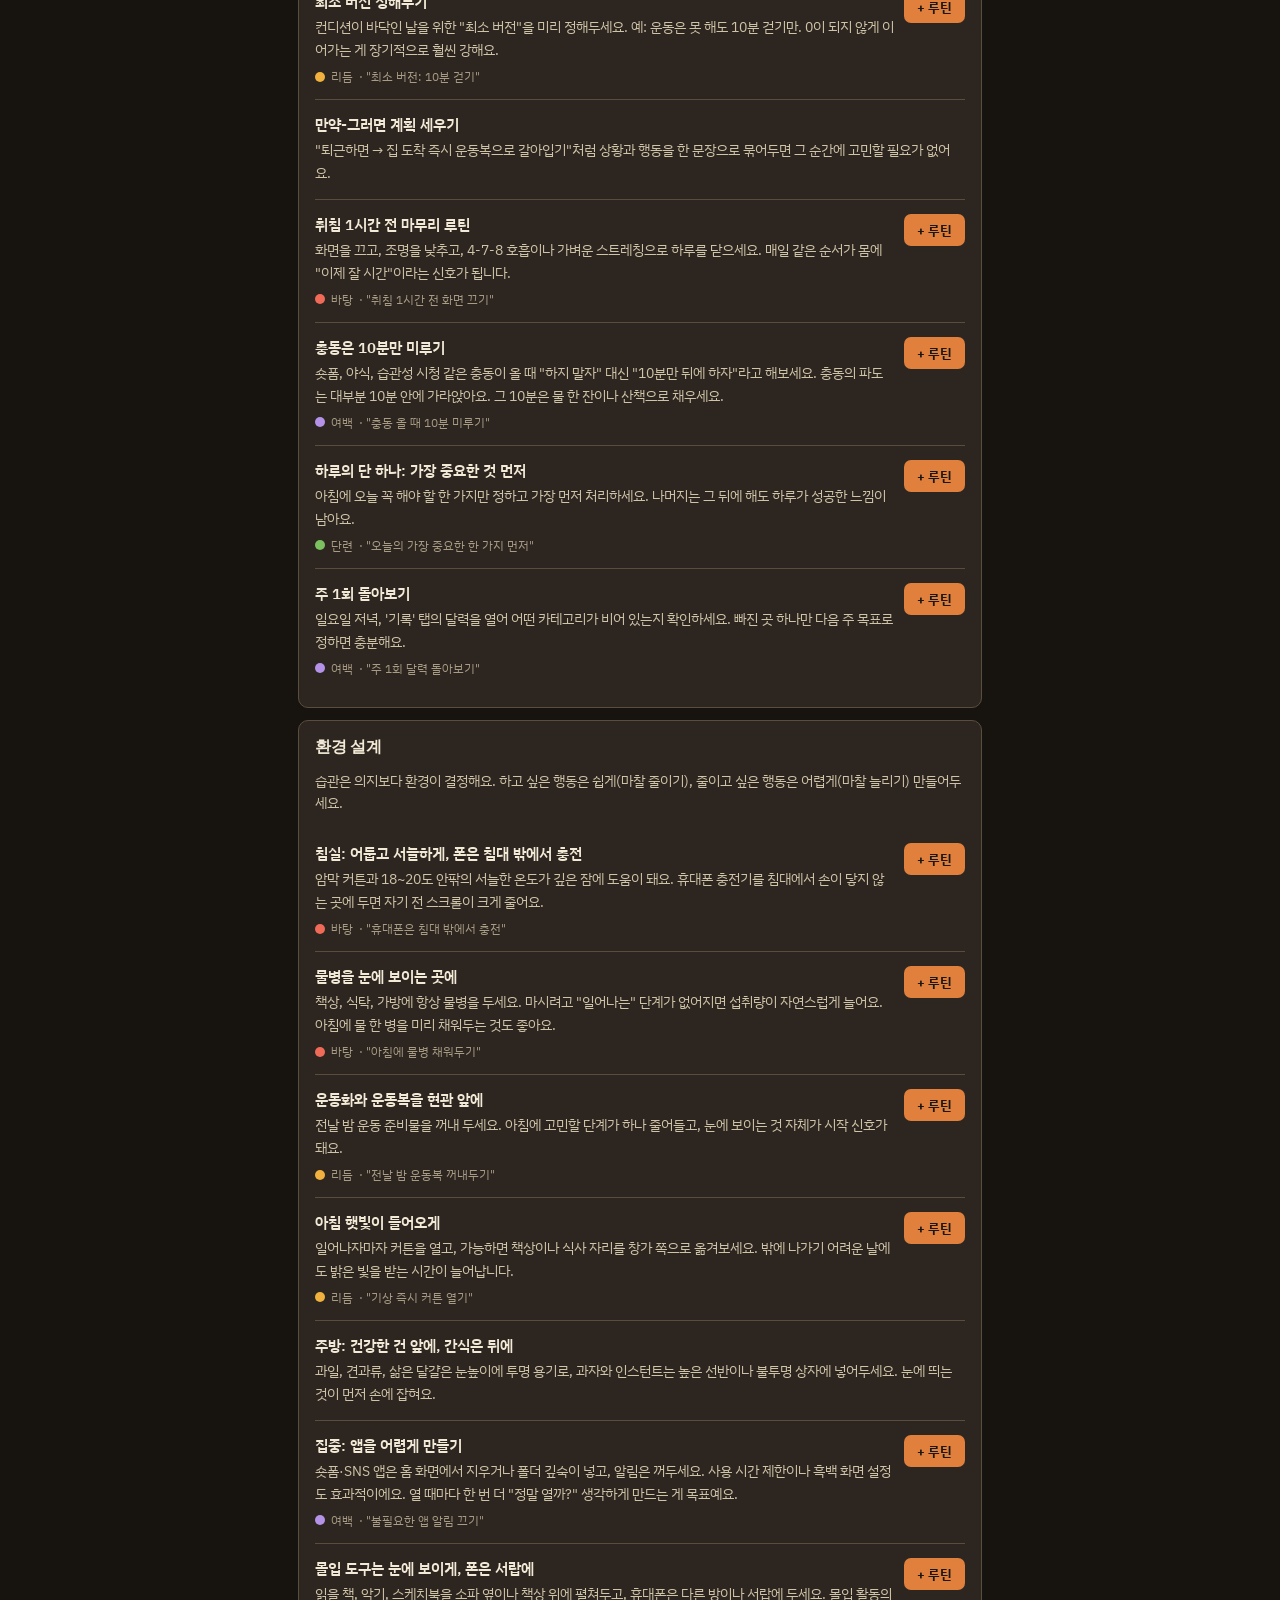
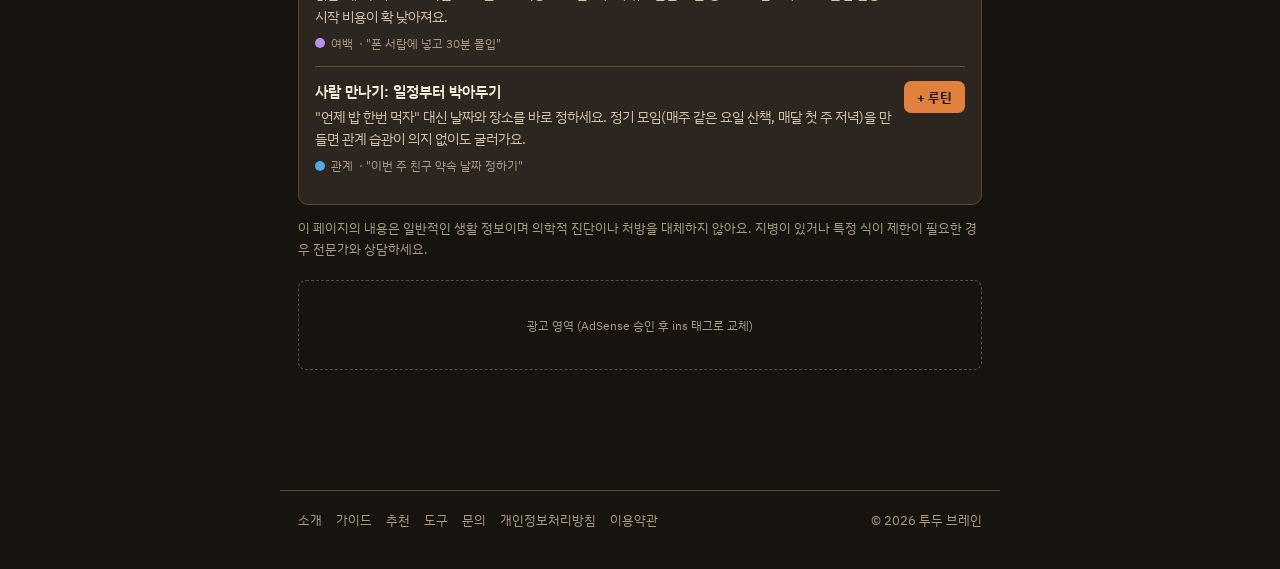
<file: tips.html>
<!DOCTYPE html>
<html lang="ko">
<head>
<meta charset="UTF-8">
<meta name="viewport" content="width=device-width, initial-scale=1.0">
<title>습관 추천 | 식단·행동 지침·환경 설계 | 투두 브레인</title>
<meta name="description" content="식단, 행동 지침, 환경 설계까지 습관을 쉽게 만드는 방법 23가지를 추천해요. 마음에 드는 팁을 한 번에 내 루틴 체크리스트로 추가하세요.">
<!-- geo:start -->
<meta name="robots" content="index,follow,max-image-preview:large,max-snippet:-1">
<link rel="icon" href="/favicon.svg" type="image/svg+xml">
<link rel="icon" href="/icon-192.png" type="image/png" sizes="192x192">
<link rel="apple-touch-icon" href="/icon-192.png">
<meta name="theme-color" content="#17130f">
<link rel="canonical" href="https://primal-diary.vercel.app/tips.html">
<meta property="og:type" content="article">
<meta property="og:site_name" content="투두 브레인">
<meta property="og:locale" content="ko_KR">
<meta property="og:title" content="습관 추천 | 식단·행동 지침·환경 설계 | 투두 브레인">
<meta property="og:description" content="식단, 행동 지침, 환경 설계까지 습관을 쉽게 만드는 방법 23가지를 추천해요. 마음에 드는 팁을 한 번에 내 루틴 체크리스트로 추가하세요.">
<meta property="og:image" content="https://primal-diary.vercel.app/og-image.png">
<meta property="og:image:width" content="1200">
<meta property="og:image:height" content="630">
<meta property="og:image:alt" content="투두 브레인 - 습관 5단계 피라미드 루틴 투두">
<meta property="og:url" content="https://primal-diary.vercel.app/tips.html">
<meta name="twitter:card" content="summary_large_image">
<meta name="twitter:image" content="https://primal-diary.vercel.app/og-image.png">
<meta name="twitter:image:alt" content="투두 브레인 - 습관 5단계 피라미드 루틴 투두">
<meta name="twitter:title" content="습관 추천 | 식단·행동 지침·환경 설계 | 투두 브레인">
<meta name="twitter:description" content="식단, 행동 지침, 환경 설계까지 습관을 쉽게 만드는 방법 23가지를 추천해요. 마음에 드는 팁을 한 번에 내 루틴 체크리스트로 추가하세요.">
<script type="application/ld+json">
{
  "@context": "https://schema.org",
  "@graph": [
    {
      "@type": "Organization",
      "@id": "https://primal-diary.vercel.app/#org",
      "name": "투두 브레인",
      "alternateName": "Todo Brain",
      "url": "https://primal-diary.vercel.app/",
      "email": "yjw2172@naver.com"
    },
    {
      "@type": "WebSite",
      "@id": "https://primal-diary.vercel.app/#website",
      "url": "https://primal-diary.vercel.app/",
      "name": "투두 브레인",
      "alternateName": "Todo Brain",
      "inLanguage": "ko-KR",
      "publisher": {
        "@id": "https://primal-diary.vercel.app/#org"
      }
    },
    {
      "@type": "WebPage",
      "@id": "https://primal-diary.vercel.app/tips.html#webpage",
      "url": "https://primal-diary.vercel.app/tips.html",
      "name": "습관 추천 | 식단·행동 지침·환경 설계 | 투두 브레인",
      "description": "식단, 행동 지침, 환경 설계까지 습관을 쉽게 만드는 방법 23가지를 추천해요. 마음에 드는 팁을 한 번에 내 루틴 체크리스트로 추가하세요.",
      "inLanguage": "ko-KR",
      "isPartOf": {
        "@id": "https://primal-diary.vercel.app/#website"
      },
      "dateModified": "2026-10-31"
    },
    {
      "@type": "Article",
      "@id": "https://primal-diary.vercel.app/tips.html#article",
      "headline": "추천",
      "description": "식단, 행동 지침, 환경 설계까지 습관을 쉽게 만드는 방법 23가지를 추천해요. 마음에 드는 팁을 한 번에 내 루틴 체크리스트로 추가하세요.",
      "inLanguage": "ko-KR",
      "datePublished": "2026-10-31",
      "dateModified": "2026-10-31",
      "author": {
        "@id": "https://primal-diary.vercel.app/#org"
      },
      "publisher": {
        "@id": "https://primal-diary.vercel.app/#org"
      },
      "mainEntityOfPage": {
        "@id": "https://primal-diary.vercel.app/tips.html#webpage"
      }
    },
    {
      "@type": "BreadcrumbList",
      "@id": "https://primal-diary.vercel.app/tips.html#breadcrumb",
      "itemListElement": [
        {
          "@type": "ListItem",
          "position": 1,
          "name": "투두 브레인",
          "item": "https://primal-diary.vercel.app/"
        },
        {
          "@type": "ListItem",
          "position": 2,
          "name": "추천",
          "item": "https://primal-diary.vercel.app/tips.html"
        }
      ]
    }
  ]
}
</script>
<!-- geo:end -->
<meta name="google-adsense-account" content="ca-pub-2557338953436433">
<meta name="naver-site-verification" content="43a13ce1e684f0e41eff7b286d124ef4994e0cc3">
<link rel="preconnect" href="https://fonts.googleapis.com">
<link href="https://fonts.googleapis.com/css2?family=Bitter:wght@500;700;800&family=IBM+Plex+Sans+KR:wght@400;500;600&display=swap" rel="stylesheet">
<link rel="stylesheet" href="style.css">
<script async src="https://pagead2.googlesyndication.com/pagead/js/adsbygoogle.js?client=ca-pub-2557338953436433" crossorigin="anonymous"></script>
</head>
<body>
<header class="topbar">
  <div class="topbar-inner">
    <nav class="tabs">
      <a href="index.html" class="tab">오늘</a>
      <a href="routines.html" class="tab">루틴</a>
      <a href="tips.html" class="tab active">추천</a>
      <a href="history.html" class="tab">기록</a>
      <a href="tools.html" class="tab">도구</a>
    </nav>
    <nav class="top-links">
      <a href="about.html">소개</a>
      <a href="contact.html">문의</a>
    </nav>
  </div>
</header>

<main class="app">
  <div class="hero">
    <div class="hero-eyebrow">RECOMMEND</div>
    <h1 class="display">추천</h1>
    <p>의지력에 기대지 않고 습관을 쉽게 만드는 방법들이에요. 마음에 드는 건 바로 내 루틴에 추가하세요.</p>
    <p class="updated">최종 업데이트: 2026-10-31 · 식단 7개 · 행동 지침 8개 · 환경 설계 8개</p>
  </div>

  <nav class="chip-row" aria-label="추천 분류"><a class="btn btn-ghost btn-sm" href="#diet">식단 (7)</a><a class="btn btn-ghost btn-sm" href="#action">행동 지침 (8)</a><a class="btn btn-ghost btn-sm" href="#env">환경 설계 (8)</a></nav>

  <section class="card" id="diet" aria-labelledby="h-diet">
    <h2 class="section-title" id="h-diet">식단</h2>
    <p class="section-note">무엇을 먹을지보다 &quot;어떻게 구성하고 어떤 순서로 먹을지&quot;를 정해두면 매번 고민하지 않아도 돼요.</p>
      <article class="tip">
        <div class="tip-head">
          <div>
            <h3 class="tip-title">먹는 순서: 채소 → 단백질 → 탄수화물</h3>
            <p class="tip-desc">같은 식사라도 식이섬유를 먼저 먹으면 식후 혈당이 완만하게 오르는 경향이 있어요. 샐러드나 나물 반찬부터 시작하고, 밥과 면은 마지막에 드세요.</p>
            <div class="tip-meta"><span class="lv-dot" style="background:var(--lv2)"></span><span data-cat-label="homeo">리듬</span> · "먹는 순서 지키기 (채소→단백질→탄수화물)"</div>
          </div>
          <button class="btn btn-sm" data-routine-title="먹는 순서 지키기 (채소→단백질→탄수화물)" data-routine-cat="homeo">+ 루틴</button>
        </div>
      </article>
      <article class="tip">
        <div class="tip-head">
          <div>
            <h3 class="tip-title">접시 구성: 절반 채소, 1/4 단백질, 1/4 탄수화물</h3>
            <p class="tip-desc">계량 없이 눈대중으로 할 수 있는 가장 쉬운 방법이에요. 접시를 먼저 이렇게 나눠 담으면 과식과 영양 불균형을 동시에 줄일 수 있어요.</p>
            <div class="tip-meta"><span class="lv-dot" style="background:var(--lv2)"></span><span data-cat-label="homeo">리듬</span> · "접시 1/2 채소로 채우기"</div>
          </div>
          <button class="btn btn-sm" data-routine-title="접시 1/2 채소로 채우기" data-routine-cat="homeo">+ 루틴</button>
        </div>
      </article>
      <article class="tip">
        <div class="tip-head">
          <div>
            <h3 class="tip-title">끼니마다 단백질 한 덩어리</h3>
            <p class="tip-desc">손바닥 크기 정도의 단백질(달걀, 두부, 생선, 고기, 콩류)을 매 끼니 포함하세요. 포만감이 오래가고 간식 생각이 줄어듭니다.</p>
            <div class="tip-meta"><span class="lv-dot" style="background:var(--lv2)"></span><span data-cat-label="homeo">리듬</span> · "끼니마다 단백질 챙기기"</div>
          </div>
          <button class="btn btn-sm" data-routine-title="끼니마다 단백질 챙기기" data-routine-cat="homeo">+ 루틴</button>
        </div>
      </article>
      <article class="tip">
        <div class="tip-head">
          <div>
            <h3 class="tip-title">마시는 칼로리 줄이기</h3>
            <p class="tip-desc">가당 음료, 주스, 달달한 커피는 포만감 없이 당만 들어와요. 평소 음료를 물, 탄산수, 무가당 차로 바꾸는 것만으로도 차이가 큽니다.</p>
            <div class="tip-meta"><span class="lv-dot" style="background:var(--lv2)"></span><span data-cat-label="homeo">리듬</span> · "단 음료 대신 물/무가당 차"</div>
          </div>
          <button class="btn btn-sm" data-routine-title="단 음료 대신 물/무가당 차" data-routine-cat="homeo">+ 루틴</button>
        </div>
      </article>
      <article class="tip">
        <div class="tip-head">
          <div>
            <h3 class="tip-title">식사 마감 시간 정하기</h3>
            <p class="tip-desc">잠들기 2~3시간 전에는 식사를 마무리하는 규칙을 정해두세요. 수면의 질과 아침 컨디션이 좋아지는 경우가 많아요.</p>
            <div class="tip-meta"><span class="lv-dot" style="background:var(--lv2)"></span><span data-cat-label="homeo">리듬</span> · "취침 3시간 전 식사 마무리"</div>
          </div>
          <button class="btn btn-sm" data-routine-title="취침 3시간 전 식사 마무리" data-routine-cat="homeo">+ 루틴</button>
        </div>
      </article>
      <article class="tip">
        <div class="tip-head">
          <div>
            <h3 class="tip-title">천천히 먹기: 한 입마다 내려놓기</h3>
            <p class="tip-desc">포만감 신호가 뇌에 전달되기까지 시간이 걸려요. 한 입 먹고 수저를 내려놓는 것만으로도 식사 속도가 자연스럽게 늦춰집니다.</p>
            <div class="tip-meta"><span class="lv-dot" style="background:var(--lv2)"></span><span data-cat-label="homeo">리듬</span> · "20분 이상 천천히 식사하기"</div>
          </div>
          <button class="btn btn-sm" data-routine-title="20분 이상 천천히 식사하기" data-routine-cat="homeo">+ 루틴</button>
        </div>
      </article>
      <article class="tip">
        <div class="tip-head">
          <div>
            <h3 class="tip-title">장보기 원칙: 신선식품 위주, 간식은 사두지 않기</h3>
            <p class="tip-desc">집에 없는 음식은 먹을 수 없어요. 장볼 때 신선식품 코너 위주로 담고, 과자·인스턴트는 &quot;필요할 때 사러 나가야 하는 음식&quot;으로 만드세요.</p>
            
          </div>
          
        </div>
      </article>
  </section>

  <section class="card" id="action" aria-labelledby="h-action">
    <h2 class="section-title" id="h-action">행동 지침</h2>
    <p class="section-note">&quot;해야지&quot;라는 의지 대신, 언제 무엇을 할지 미리 정해두는 방식이에요. 시작 장벽을 낮추는 게 핵심이에요.</p>
      <article class="tip">
        <div class="tip-head">
          <div>
            <h3 class="tip-title">습관 쌓기: 이미 하는 행동 뒤에 붙이기</h3>
            <p class="tip-desc">&quot;양치하고 나면 → 스쿼트 10개&quot;, &quot;커피 내리는 동안 → 심호흡 1분&quot;처럼 이미 매일 하는 행동에 새 습관을 이어 붙이세요. 새 습관을 따로 기억할 필요가 없어져요.</p>
            <div class="tip-meta"><span class="lv-dot" style="background:var(--lv3)"></span><span data-cat-label="growth">단련</span> · "양치 후 스쿼트 10개"</div>
          </div>
          <button class="btn btn-sm" data-routine-title="양치 후 스쿼트 10개" data-routine-cat="growth">+ 루틴</button>
        </div>
      </article>
      <article class="tip">
        <div class="tip-head">
          <div>
            <h3 class="tip-title">2분 규칙: 시작만 2분</h3>
            <p class="tip-desc">&quot;운동복 입고 문 밖으로 나가기&quot;, &quot;책 한 페이지 펴기&quot;처럼 2분 안에 끝나는 시작 동작만 목표로 잡으세요. 일단 시작하면 대부분 더 하게 돼요.</p>
            <div class="tip-meta"><span class="lv-dot" style="background:var(--lv2)"></span><span data-cat-label="homeo">리듬</span> · "운동복 입고 일단 나가기"</div>
          </div>
          <button class="btn btn-sm" data-routine-title="운동복 입고 일단 나가기" data-routine-cat="homeo">+ 루틴</button>
        </div>
      </article>
      <article class="tip">
        <div class="tip-head">
          <div>
            <h3 class="tip-title">최소 버전 정해두기</h3>
            <p class="tip-desc">컨디션이 바닥인 날을 위한 &quot;최소 버전&quot;을 미리 정해두세요. 예: 운동은 못 해도 10분 걷기만. 0이 되지 않게 이어가는 게 장기적으로 훨씬 강해요.</p>
            <div class="tip-meta"><span class="lv-dot" style="background:var(--lv2)"></span><span data-cat-label="homeo">리듬</span> · "최소 버전: 10분 걷기"</div>
          </div>
          <button class="btn btn-sm" data-routine-title="최소 버전: 10분 걷기" data-routine-cat="homeo">+ 루틴</button>
        </div>
      </article>
      <article class="tip">
        <div class="tip-head">
          <div>
            <h3 class="tip-title">만약-그러면 계획 세우기</h3>
            <p class="tip-desc">&quot;퇴근하면 → 집 도착 즉시 운동복으로 갈아입기&quot;처럼 상황과 행동을 한 문장으로 묶어두면 그 순간에 고민할 필요가 없어요.</p>
            
          </div>
          
        </div>
      </article>
      <article class="tip">
        <div class="tip-head">
          <div>
            <h3 class="tip-title">취침 1시간 전 마무리 루틴</h3>
            <p class="tip-desc">화면을 끄고, 조명을 낮추고, 4-7-8 호흡이나 가벼운 스트레칭으로 하루를 닫으세요. 매일 같은 순서가 몸에 &quot;이제 잘 시간&quot;이라는 신호가 됩니다.</p>
            <div class="tip-meta"><span class="lv-dot" style="background:var(--lv1)"></span><span data-cat-label="survival">바탕</span> · "취침 1시간 전 화면 끄기"</div>
          </div>
          <button class="btn btn-sm" data-routine-title="취침 1시간 전 화면 끄기" data-routine-cat="survival">+ 루틴</button>
        </div>
      </article>
      <article class="tip">
        <div class="tip-head">
          <div>
            <h3 class="tip-title">충동은 10분만 미루기</h3>
            <p class="tip-desc">숏폼, 야식, 습관성 시청 같은 충동이 올 때 &quot;하지 말자&quot; 대신 &quot;10분만 뒤에 하자&quot;라고 해보세요. 충동의 파도는 대부분 10분 안에 가라앉아요. 그 10분은 물 한 잔이나 산책으로 채우세요.</p>
            <div class="tip-meta"><span class="lv-dot" style="background:var(--lv5)"></span><span data-cat-label="defocus">여백</span> · "충동 올 때 10분 미루기"</div>
          </div>
          <button class="btn btn-sm" data-routine-title="충동 올 때 10분 미루기" data-routine-cat="defocus">+ 루틴</button>
        </div>
      </article>
      <article class="tip">
        <div class="tip-head">
          <div>
            <h3 class="tip-title">하루의 단 하나: 가장 중요한 것 먼저</h3>
            <p class="tip-desc">아침에 오늘 꼭 해야 할 한 가지만 정하고 가장 먼저 처리하세요. 나머지는 그 뒤에 해도 하루가 성공한 느낌이 남아요.</p>
            <div class="tip-meta"><span class="lv-dot" style="background:var(--lv3)"></span><span data-cat-label="growth">단련</span> · "오늘의 가장 중요한 한 가지 먼저"</div>
          </div>
          <button class="btn btn-sm" data-routine-title="오늘의 가장 중요한 한 가지 먼저" data-routine-cat="growth">+ 루틴</button>
        </div>
      </article>
      <article class="tip">
        <div class="tip-head">
          <div>
            <h3 class="tip-title">주 1회 돌아보기</h3>
            <p class="tip-desc">일요일 저녁, &#x27;기록&#x27; 탭의 달력을 열어 어떤 카테고리가 비어 있는지 확인하세요. 빠진 곳 하나만 다음 주 목표로 정하면 충분해요.</p>
            <div class="tip-meta"><span class="lv-dot" style="background:var(--lv5)"></span><span data-cat-label="defocus">여백</span> · "주 1회 달력 돌아보기"</div>
          </div>
          <button class="btn btn-sm" data-routine-title="주 1회 달력 돌아보기" data-routine-cat="defocus">+ 루틴</button>
        </div>
      </article>
  </section>

  <section class="card" id="env" aria-labelledby="h-env">
    <h2 class="section-title" id="h-env">환경 설계</h2>
    <p class="section-note">습관은 의지보다 환경이 결정해요. 하고 싶은 행동은 쉽게(마찰 줄이기), 줄이고 싶은 행동은 어렵게(마찰 늘리기) 만들어두세요.</p>
      <article class="tip">
        <div class="tip-head">
          <div>
            <h3 class="tip-title">침실: 어둡고 서늘하게, 폰은 침대 밖에서 충전</h3>
            <p class="tip-desc">암막 커튼과 18~20도 안팎의 서늘한 온도가 깊은 잠에 도움이 돼요. 휴대폰 충전기를 침대에서 손이 닿지 않는 곳에 두면 자기 전 스크롤이 크게 줄어요.</p>
            <div class="tip-meta"><span class="lv-dot" style="background:var(--lv1)"></span><span data-cat-label="survival">바탕</span> · "휴대폰은 침대 밖에서 충전"</div>
          </div>
          <button class="btn btn-sm" data-routine-title="휴대폰은 침대 밖에서 충전" data-routine-cat="survival">+ 루틴</button>
        </div>
      </article>
      <article class="tip">
        <div class="tip-head">
          <div>
            <h3 class="tip-title">물병을 눈에 보이는 곳에</h3>
            <p class="tip-desc">책상, 식탁, 가방에 항상 물병을 두세요. 마시려고 &quot;일어나는&quot; 단계가 없어지면 섭취량이 자연스럽게 늘어요. 아침에 물 한 병을 미리 채워두는 것도 좋아요.</p>
            <div class="tip-meta"><span class="lv-dot" style="background:var(--lv1)"></span><span data-cat-label="survival">바탕</span> · "아침에 물병 채워두기"</div>
          </div>
          <button class="btn btn-sm" data-routine-title="아침에 물병 채워두기" data-routine-cat="survival">+ 루틴</button>
        </div>
      </article>
      <article class="tip">
        <div class="tip-head">
          <div>
            <h3 class="tip-title">운동화와 운동복을 현관 앞에</h3>
            <p class="tip-desc">전날 밤 운동 준비물을 꺼내 두세요. 아침에 고민할 단계가 하나 줄어들고, 눈에 보이는 것 자체가 시작 신호가 돼요.</p>
            <div class="tip-meta"><span class="lv-dot" style="background:var(--lv2)"></span><span data-cat-label="homeo">리듬</span> · "전날 밤 운동복 꺼내두기"</div>
          </div>
          <button class="btn btn-sm" data-routine-title="전날 밤 운동복 꺼내두기" data-routine-cat="homeo">+ 루틴</button>
        </div>
      </article>
      <article class="tip">
        <div class="tip-head">
          <div>
            <h3 class="tip-title">아침 햇빛이 들어오게</h3>
            <p class="tip-desc">일어나자마자 커튼을 열고, 가능하면 책상이나 식사 자리를 창가 쪽으로 옮겨보세요. 밖에 나가기 어려운 날에도 밝은 빛을 받는 시간이 늘어납니다.</p>
            <div class="tip-meta"><span class="lv-dot" style="background:var(--lv2)"></span><span data-cat-label="homeo">리듬</span> · "기상 즉시 커튼 열기"</div>
          </div>
          <button class="btn btn-sm" data-routine-title="기상 즉시 커튼 열기" data-routine-cat="homeo">+ 루틴</button>
        </div>
      </article>
      <article class="tip">
        <div class="tip-head">
          <div>
            <h3 class="tip-title">주방: 건강한 건 앞에, 간식은 뒤에</h3>
            <p class="tip-desc">과일, 견과류, 삶은 달걀은 눈높이에 투명 용기로, 과자와 인스턴트는 높은 선반이나 불투명 상자에 넣어두세요. 눈에 띄는 것이 먼저 손에 잡혀요.</p>
            
          </div>
          
        </div>
      </article>
      <article class="tip">
        <div class="tip-head">
          <div>
            <h3 class="tip-title">집중: 앱을 어렵게 만들기</h3>
            <p class="tip-desc">숏폼·SNS 앱은 홈 화면에서 지우거나 폴더 깊숙이 넣고, 알림은 꺼두세요. 사용 시간 제한이나 흑백 화면 설정도 효과적이에요. 열 때마다 한 번 더 &quot;정말 열까?&quot; 생각하게 만드는 게 목표예요.</p>
            <div class="tip-meta"><span class="lv-dot" style="background:var(--lv5)"></span><span data-cat-label="defocus">여백</span> · "불필요한 앱 알림 끄기"</div>
          </div>
          <button class="btn btn-sm" data-routine-title="불필요한 앱 알림 끄기" data-routine-cat="defocus">+ 루틴</button>
        </div>
      </article>
      <article class="tip">
        <div class="tip-head">
          <div>
            <h3 class="tip-title">몰입 도구는 눈에 보이게, 폰은 서랍에</h3>
            <p class="tip-desc">읽을 책, 악기, 스케치북을 소파 옆이나 책상 위에 펼쳐두고, 휴대폰은 다른 방이나 서랍에 두세요. 몰입 활동의 시작 비용이 확 낮아져요.</p>
            <div class="tip-meta"><span class="lv-dot" style="background:var(--lv5)"></span><span data-cat-label="defocus">여백</span> · "폰 서랍에 넣고 30분 몰입"</div>
          </div>
          <button class="btn btn-sm" data-routine-title="폰 서랍에 넣고 30분 몰입" data-routine-cat="defocus">+ 루틴</button>
        </div>
      </article>
      <article class="tip">
        <div class="tip-head">
          <div>
            <h3 class="tip-title">사람 만나기: 일정부터 박아두기</h3>
            <p class="tip-desc">&quot;언제 밥 한번 먹자&quot; 대신 날짜와 장소를 바로 정하세요. 정기 모임(매주 같은 요일 산책, 매달 첫 주 저녁)을 만들면 관계 습관이 의지 없이도 굴러가요.</p>
            <div class="tip-meta"><span class="lv-dot" style="background:var(--lv4)"></span><span data-cat-label="connect">관계</span> · "이번 주 친구 약속 날짜 정하기"</div>
          </div>
          <button class="btn btn-sm" data-routine-title="이번 주 친구 약속 날짜 정하기" data-routine-cat="connect">+ 루틴</button>
        </div>
      </article>
  </section>

  <p style="font-size:12.5px; color:var(--muted); line-height:1.7;">
    이 페이지의 내용은 일반적인 생활 정보이며 의학적 진단이나 처방을 대체하지 않아요.
    지병이 있거나 특정 식이 제한이 필요한 경우 전문가와 상담하세요.
  </p>

  <div class="ad-slot">광고 영역 (AdSense 승인 후 ins 태그로 교체)</div>
</main>

<footer class="site-footer">
  <a href="about.html">소개</a>
  <a href="guide.html">가이드</a>
  <a href="tips.html">추천</a>
  <a href="tools.html">도구</a>
  <a href="contact.html">문의</a>
  <a href="privacy.html">개인정보처리방침</a>
  <a href="terms.html">이용약관</a>
  <span class="footer-copy">© <span id="year"></span> 투두 브레인</span>
</footer>
<div class="toast" id="toast"></div>

<script src="common.js"></script>
<script>
document.getElementById('year').textContent = new Date().getFullYear();

// 추천 내용은 HTML에 이미 들어 있어요. 여기서는 "+ 루틴" 버튼과 단계 이름만 연결해요.
function refresh() {
  const routines = loadRoutines();
  const has = (t) => routines.some((r) => r.title === t);
  document.querySelectorAll('[data-cat-label]').forEach((el) => { el.textContent = catInfo(el.dataset.catLabel).label; });
  document.querySelectorAll('[data-routine-title]').forEach((btn) => {
    const added = has(btn.dataset.routineTitle);
    btn.textContent = added ? '추가됨' : '+ 루틴';
    btn.className = 'btn btn-sm' + (added ? ' btn-ghost' : '');
    btn.disabled = added;
  });
}

document.querySelectorAll('[data-routine-title]').forEach((btn) => {
  btn.onclick = () => {
    const routines = loadRoutines();
    if (routines.some((r) => r.title === btn.dataset.routineTitle)) { showToast('이미 내 루틴에 있어요.'); return; }
    routines.push({ id: uid(), title: btn.dataset.routineTitle, cat: btn.dataset.routineCat });
    saveRoutines(routines);
    showToast('내 루틴에 추가했어요.');
    refresh();
  };
});

refresh();
</script>
</body>
</html>
</file>
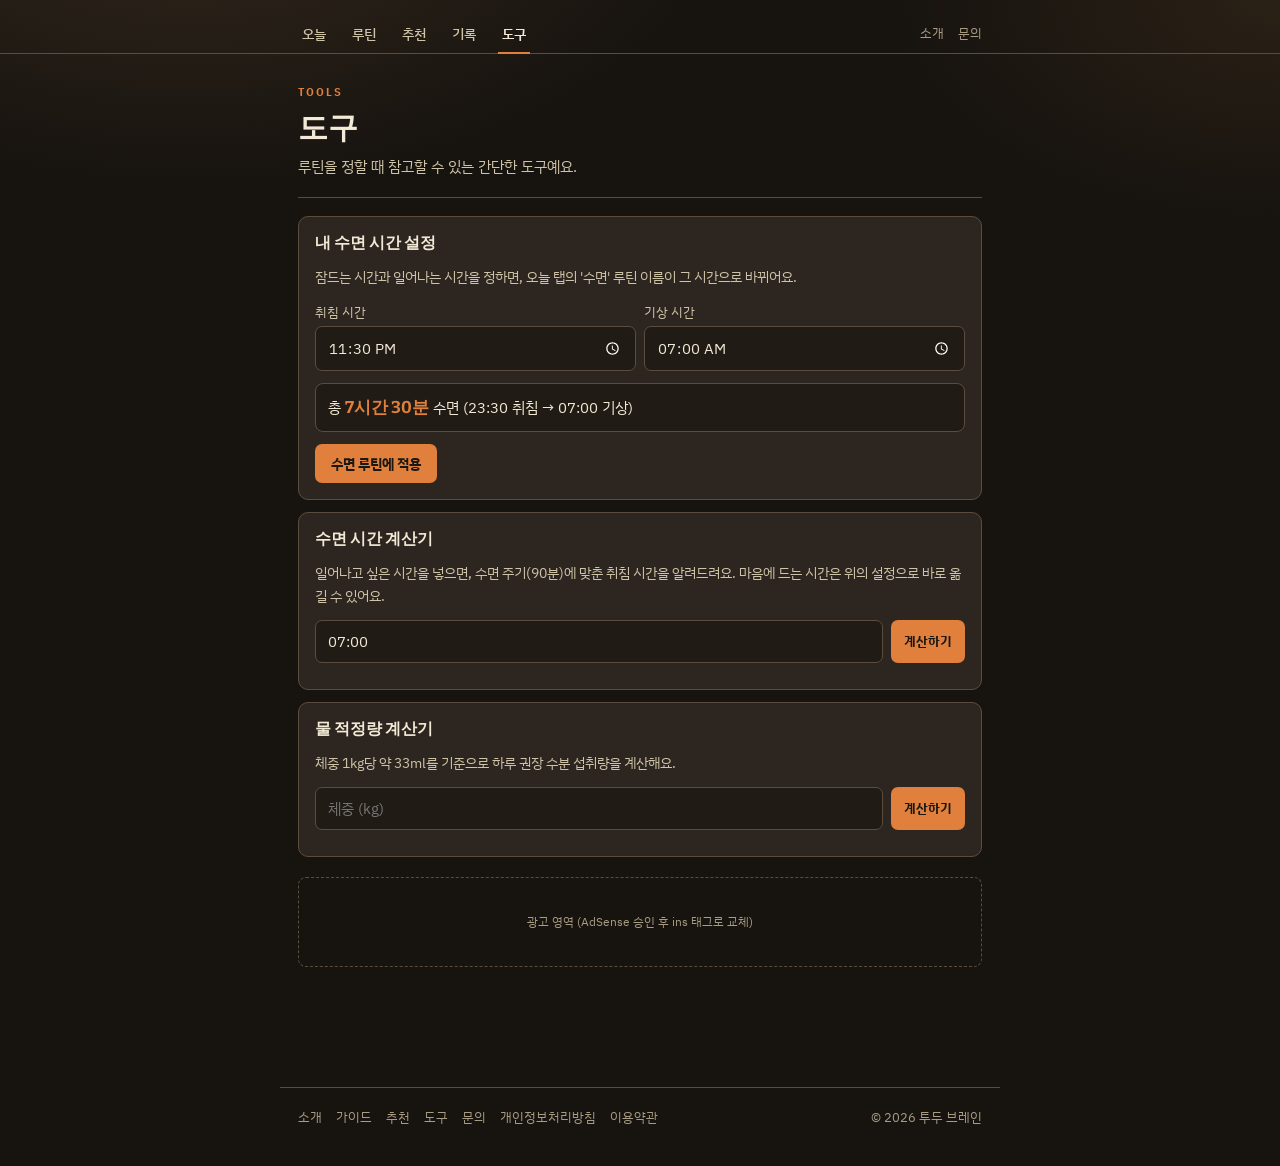
<file: tools.html>
<!DOCTYPE html>
<html lang="ko">
<head>
<meta charset="UTF-8">
<meta name="viewport" content="width=device-width, initial-scale=1.0">
<title>수면 시간·물 적정량 계산기 | 투두 브레인</title>
<meta name="description" content="취침·기상 시간으로 수면 시간을 계산하고, 체중으로 하루 물 적정량을 구해요. 무료로 쓰는 습관 관리 계산기 모음입니다.">
<!-- geo:start -->
<meta name="robots" content="index,follow,max-image-preview:large,max-snippet:-1">
<link rel="icon" href="/favicon.svg" type="image/svg+xml">
<link rel="icon" href="/icon-192.png" type="image/png" sizes="192x192">
<link rel="apple-touch-icon" href="/icon-192.png">
<meta name="theme-color" content="#17130f">
<link rel="canonical" href="https://primal-diary.vercel.app/tools.html">
<meta property="og:type" content="website">
<meta property="og:site_name" content="투두 브레인">
<meta property="og:locale" content="ko_KR">
<meta property="og:title" content="수면 시간·물 적정량 계산기 | 투두 브레인">
<meta property="og:description" content="취침·기상 시간으로 수면 시간을 계산하고, 체중으로 하루 물 적정량을 구해요. 무료로 쓰는 습관 관리 계산기 모음입니다.">
<meta property="og:image" content="https://primal-diary.vercel.app/og-image.png">
<meta property="og:image:width" content="1200">
<meta property="og:image:height" content="630">
<meta property="og:image:alt" content="투두 브레인 - 습관 5단계 피라미드 루틴 투두">
<meta property="og:url" content="https://primal-diary.vercel.app/tools.html">
<meta name="twitter:card" content="summary_large_image">
<meta name="twitter:image" content="https://primal-diary.vercel.app/og-image.png">
<meta name="twitter:image:alt" content="투두 브레인 - 습관 5단계 피라미드 루틴 투두">
<meta name="twitter:title" content="수면 시간·물 적정량 계산기 | 투두 브레인">
<meta name="twitter:description" content="취침·기상 시간으로 수면 시간을 계산하고, 체중으로 하루 물 적정량을 구해요. 무료로 쓰는 습관 관리 계산기 모음입니다.">
<script type="application/ld+json">
{
  "@context": "https://schema.org",
  "@graph": [
    {
      "@type": "Organization",
      "@id": "https://primal-diary.vercel.app/#org",
      "name": "투두 브레인",
      "alternateName": "Todo Brain",
      "url": "https://primal-diary.vercel.app/",
      "email": "yjw2172@naver.com"
    },
    {
      "@type": "WebSite",
      "@id": "https://primal-diary.vercel.app/#website",
      "url": "https://primal-diary.vercel.app/",
      "name": "투두 브레인",
      "alternateName": "Todo Brain",
      "inLanguage": "ko-KR",
      "publisher": {
        "@id": "https://primal-diary.vercel.app/#org"
      }
    },
    {
      "@type": "WebPage",
      "@id": "https://primal-diary.vercel.app/tools.html#webpage",
      "url": "https://primal-diary.vercel.app/tools.html",
      "name": "수면 시간·물 적정량 계산기 | 투두 브레인",
      "description": "취침·기상 시간으로 수면 시간을 계산하고, 체중으로 하루 물 적정량을 구해요. 무료로 쓰는 습관 관리 계산기 모음입니다.",
      "inLanguage": "ko-KR",
      "isPartOf": {
        "@id": "https://primal-diary.vercel.app/#website"
      },
      "dateModified": "2026-10-31"
    },
    {
      "@type": "WebApplication",
      "@id": "https://primal-diary.vercel.app/tools.html#tools",
      "name": "투두 브레인 도구: 수면 시간 설정·계산기, 물 적정량 계산기",
      "url": "https://primal-diary.vercel.app/tools.html",
      "applicationCategory": "HealthApplication",
      "operatingSystem": "Any",
      "inLanguage": "ko-KR",
      "isAccessibleForFree": true,
      "offers": {
        "@type": "Offer",
        "price": "0",
        "priceCurrency": "KRW"
      }
    },
    {
      "@type": "BreadcrumbList",
      "@id": "https://primal-diary.vercel.app/tools.html#breadcrumb",
      "itemListElement": [
        {
          "@type": "ListItem",
          "position": 1,
          "name": "투두 브레인",
          "item": "https://primal-diary.vercel.app/"
        },
        {
          "@type": "ListItem",
          "position": 2,
          "name": "도구",
          "item": "https://primal-diary.vercel.app/tools.html"
        }
      ]
    }
  ]
}
</script>
<!-- geo:end -->
<meta name="google-adsense-account" content="ca-pub-2557338953436433">
<meta name="naver-site-verification" content="43a13ce1e684f0e41eff7b286d124ef4994e0cc3">
<link rel="preconnect" href="https://fonts.googleapis.com">
<link href="https://fonts.googleapis.com/css2?family=Bitter:wght@500;700;800&family=IBM+Plex+Sans+KR:wght@400;500;600&display=swap" rel="stylesheet">
<link rel="stylesheet" href="style.css">
<script async src="https://pagead2.googlesyndication.com/pagead/js/adsbygoogle.js?client=ca-pub-2557338953436433" crossorigin="anonymous"></script>
</head>
<body>
<header class="topbar">
  <div class="topbar-inner">
    <nav class="tabs">
      <a href="index.html" class="tab">오늘</a>
      <a href="routines.html" class="tab">루틴</a>
      <a href="tips.html" class="tab">추천</a>
      <a href="history.html" class="tab">기록</a>
      <a href="tools.html" class="tab active">도구</a>
    </nav>
    <nav class="top-links">
      <a href="about.html">소개</a>
      <a href="contact.html">문의</a>
    </nav>
  </div>
</header>

<main class="app">
  <div class="hero">
    <div class="hero-eyebrow">TOOLS</div>
    <h1 class="display">도구</h1>
    <p>루틴을 정할 때 참고할 수 있는 간단한 도구예요.</p>
  </div>

  <div class="card" id="sleep-setter">
    <div class="section-title">내 수면 시간 설정</div>
    <p class="section-note">잠드는 시간과 일어나는 시간을 정하면, 오늘 탭의 '수면' 루틴 이름이 그 시간으로 바뀌어요.</p>
    <div class="row">
      <label class="time-field">취침 시간<input type="time" id="bed-time" value="23:30"></label>
      <label class="time-field">기상 시간<input type="time" id="wake-set" value="07:00"></label>
    </div>
    <div class="tool-result" id="sleep-summary"></div>
    <div style="margin-top:12px;"><button class="btn" id="sleep-save">수면 루틴에 적용</button></div>
  </div>

  <div class="card">
    <div class="section-title">수면 시간 계산기</div>
    <p class="section-note" style="margin-bottom:12px;">
      일어나고 싶은 시간을 넣으면, 수면 주기(90분)에 맞춘 취침 시간을 알려드려요. 마음에 드는 시간은 위의 설정으로 바로 옮길 수 있어요.
    </p>
    <div class="row">
      <input type="text" id="wake-time" class="grow" placeholder="07:00" value="07:00" inputmode="numeric">
      <button class="btn btn-sm" id="sleep-calc-btn">계산하기</button>
    </div>
    <div id="sleep-result"></div>
  </div>

  <div class="card">
    <div class="section-title">물 적정량 계산기</div>
    <p class="section-note" style="margin-bottom:12px;">
      체중 1kg당 약 33ml를 기준으로 하루 권장 수분 섭취량을 계산해요.
    </p>
    <div class="row">
      <input type="number" id="weight-input" class="grow" placeholder="체중 (kg)">
      <button class="btn btn-sm" id="water-calc-btn">계산하기</button>
    </div>
    <div id="water-result"></div>
  </div>

  <div class="ad-slot">광고 영역 (AdSense 승인 후 ins 태그로 교체)</div>
</main>

<footer class="site-footer">
  <a href="about.html">소개</a>
  <a href="guide.html">가이드</a>
  <a href="tips.html">추천</a>
  <a href="tools.html">도구</a>
  <a href="contact.html">문의</a>
  <a href="privacy.html">개인정보처리방침</a>
  <a href="terms.html">이용약관</a>
  <span class="footer-copy">© <span id="year"></span> 투두 브레인</span>
</footer>
<div class="toast" id="toast"></div>

<script src="common.js"></script>
<script>
document.getElementById('year').textContent = new Date().getFullYear();

// ----- 수면 시간 설정 -----
const bedInput = document.getElementById('bed-time');
const wakeSetInput = document.getElementById('wake-set');
const wakeCalcInput = document.getElementById('wake-time');

const savedSleep = loadSleep();
if (savedSleep && isValidTime(savedSleep.bed) && isValidTime(savedSleep.wake)) {
  bedInput.value = savedSleep.bed;
  wakeSetInput.value = savedSleep.wake;
  wakeCalcInput.value = savedSleep.wake;
}

function updateSleepSummary() {
  const el = document.getElementById('sleep-summary');
  const bed = bedInput.value;
  const wake = wakeSetInput.value;
  if (!isValidTime(bed) || !isValidTime(wake)) {
    el.innerHTML = '취침 시간과 기상 시간을 선택해주세요.';
    return;
  }
  const mins = sleepMinutes(bed, wake);
  if (mins === 0) {
    el.innerHTML = '취침 시간과 기상 시간이 같아요. 다르게 정해주세요.';
    return;
  }
  const hours = mins / 60;
  const note = hours < 7 || hours > 9
    ? '<p style="font-size:12.5px; color:var(--muted); margin:8px 0 0;">성인은 보통 7~9시간 수면이 권장돼요. 본인 컨디션에 맞게 조절하세요.</p>'
    : '';
  el.innerHTML = `총 <b>${formatDuration(mins)}</b> 수면 (${bed} 취침 → ${wake} 기상)${note}`;
}

bedInput.addEventListener('input', updateSleepSummary);
wakeSetInput.addEventListener('input', updateSleepSummary);

document.getElementById('sleep-save').onclick = () => {
  const bed = bedInput.value;
  const wake = wakeSetInput.value;
  if (!isValidTime(bed) || !isValidTime(wake)) { showToast('시간을 선택해주세요.'); return; }
  if (sleepMinutes(bed, wake) === 0) { showToast('취침과 기상 시간이 같아요.'); return; }
  const result = applySleepRoutine(bed, wake);
  wakeCalcInput.value = wake;
  showToast(result.created ? '수면 루틴을 새로 만들었어요.' : '수면 루틴 이름을 바꿨어요.');
};

updateSleepSummary();

// ----- 수면 시간 계산기 -----
document.getElementById('sleep-calc-btn').onclick = () => {
  const val = wakeCalcInput.value.trim();
  const m = val.match(/^(\d{1,2}):(\d{2})$/);
  const resultEl = document.getElementById('sleep-result');
  if (!m || +m[1] > 23 || +m[2] > 59) {
    resultEl.innerHTML = `<div class="tool-result">시간을 &quot;07:00&quot; 형식으로 입력해주세요.</div>`;
    return;
  }
  const wakeStr = `${pad2(+m[1])}:${m[2]}`;
  const wake = new Date();
  wake.setHours(+m[1], +m[2], 0, 0);

  const rows = [6, 5, 4].map((cycles) => {
    const bedtime = new Date(wake.getTime() - (cycles * 90 + 15) * 60000);
    const time = `${pad2(bedtime.getHours())}:${pad2(bedtime.getMinutes())}`;
    return `<div class="sleep-opt">
      <span><b>${time}</b>에 취침 → 수면 주기 ${cycles}회 (${(cycles * 1.5).toFixed(1)}시간)</span>
      <button class="btn btn-ghost btn-sm" data-bed="${time}" data-wake="${wakeStr}">이 시간으로 설정</button>
    </div>`;
  }).join('');

  resultEl.innerHTML = `
    <div class="tool-result">
      ${rows}
      <p style="font-size:12px; color:var(--muted); margin-top:8px; margin-bottom:0;">
        잠드는 데 걸리는 시간(약 15분)을 포함해 계산했어요. 참고용 가이드이며, 실제 수면 주기는 사람마다 다를 수 있어요.
      </p>
    </div>`;

  resultEl.querySelectorAll('[data-bed]').forEach((btn) => {
    btn.onclick = () => {
      bedInput.value = btn.dataset.bed;
      wakeSetInput.value = btn.dataset.wake;
      updateSleepSummary();
      document.getElementById('sleep-setter').scrollIntoView({ behavior: 'smooth', block: 'center' });
      showToast('위에서 확인하고 "수면 루틴에 적용"을 눌러주세요.');
    };
  });
};

// ----- 물 적정량 계산기 -----
document.getElementById('water-calc-btn').onclick = () => {
  const w = parseFloat(document.getElementById('weight-input').value);
  const resultEl = document.getElementById('water-result');
  if (!w || w <= 0) {
    resultEl.innerHTML = `<div class="tool-result">체중을 입력해주세요.</div>`;
    return;
  }
  const liters = (w * 0.033).toFixed(1);
  const cups = Math.round((w * 0.033 * 1000) / 200);
  resultEl.innerHTML = `
    <div class="tool-result">
      하루 약 <b>${liters}L</b> (200ml 컵 기준 약 ${cups}잔)
      <p style="font-size:12px; color:var(--muted); margin-top:8px; margin-bottom:0;">
        운동량, 날씨, 카페인 섭취 등에 따라 필요한 양은 달라질 수 있어요. 신장 질환 등 수분 제한이 필요한 경우 의사와 상담하세요.
      </p>
    </div>`;
};
</script>
</body>
</html>
</file>
<file: style.css>
:root {
  --bg: #17130f;
  --bg-2: #211b15;
  --surface: #2d2620;
  --surface-2: #3a3129;
  --line: #5a4d3d;
  --bone: #f2ead6;
  --bone-dim: #d0c4a8;
  --muted: #a89c84;
  --fire: #e0803c;
  --fire-dim: #9a5424;
  /* 카테고리 색상: 어두운 배경에서도 서로 확실히 구분되도록 밝게 */
  --lv1: #ef6b57; /* 생존 - 코랄 레드 */
  --lv2: #f0b13f; /* 항상성 - 앰버 */
  --lv3: #7cc15f; /* 성장 - 그린 */
  --lv4: #4fa9e6; /* 연결 - 블루 */
  --lv5: #b392e8; /* 탈집중 - 퍼플 */
}
* { box-sizing: border-box; }
html, body { margin: 0; padding: 0; overflow-x: hidden; }
body {
  background:
    radial-gradient(ellipse 900px 500px at 15% -10%, #33291d 0%, transparent 60%),
    radial-gradient(ellipse 700px 400px at 100% 0%, #2a2116 0%, transparent 55%),
    var(--bg);
  color: var(--bone);
  font-family: 'IBM Plex Sans KR', sans-serif;
  font-size: 15px;
  min-height: 100vh;
  -webkit-font-smoothing: antialiased;
}
.display { font-family: 'Bitter', serif; }
::selection { background: var(--fire-dim); color: var(--bone); }
a { color: inherit; text-decoration: none; }
button { font-family: inherit; }

.app { max-width: 720px; margin: 0 auto; padding: 0 18px 60px; }

/* ===== 상단바: 왼쪽 탭 + 오른쪽 소개/문의 ===== */
.topbar { border-bottom: 1px solid var(--line); }
.topbar-inner { max-width: 720px; margin: 0 auto; padding: 14px 18px 0; display: flex; justify-content: space-between; align-items: flex-end; gap: 12px; }
.tabs { display: flex; gap: 2px; }
.tab { color: var(--bone-dim); font-size: 14px; font-weight: 500; padding: 10px 4px; position: relative; margin-right: 16px; white-space: nowrap; }
.tab:last-child { margin-right: 0; }
.tab.active { color: var(--bone); font-weight: 600; }
.tab.active::after { content: ''; position: absolute; left: 0; right: 0; bottom: -1px; height: 2px; background: var(--fire); }
.top-links { display: flex; gap: 14px; padding-bottom: 11px; font-size: 13px; }
.top-links a { color: var(--muted); }
.top-links a:hover, .top-links a.active { color: var(--fire); }

/* ===== 히어로 ===== */
.hero { padding: 30px 0 18px; border-bottom: 1px solid var(--line); margin-bottom: 18px; position: relative; }
.hero-eyebrow { font-size: 11px; letter-spacing: .18em; text-transform: uppercase; color: var(--fire); font-weight: 700; margin-bottom: 8px; }
.hero h1 { font-family: 'Bitter', serif; font-weight: 800; font-size: 30px; margin: 0 0 6px; letter-spacing: -.01em; }
.hero p { margin: 0; color: var(--bone-dim); font-size: 14.5px; line-height: 1.65; }

/* ===== 날짜 이동 ===== */
.date-nav { display: flex; align-items: center; gap: 8px; margin-top: 18px; flex-wrap: wrap; }
.date-label { font-family: 'Bitter', serif; font-weight: 700; font-size: 17px; min-width: 130px; text-align: center; }
.date-nav .spacer { margin-left: auto; display: flex; gap: 6px; }
.past-note { margin: 10px 0 0; font-size: 12.5px; color: var(--fire); }

/* ===== 진행도 ===== */
.progress { margin-top: 16px; }
.progress-head { display: flex; align-items: baseline; justify-content: space-between; margin-bottom: 8px; font-size: 13px; color: var(--bone-dim); }
.progress-head b { font-family: 'Bitter', serif; font-size: 20px; color: var(--bone); margin-right: 4px; }
.progress-total { height: 8px; border-radius: 4px; background: var(--bg-2); border: 1px solid var(--line); overflow: hidden; margin-bottom: 14px; }
.progress-total > div { height: 100%; background: var(--fire); }
.cat-row { display: flex; align-items: center; gap: 10px; margin-bottom: 8px; }
.cat-label { width: 62px; font-size: 13px; display: flex; align-items: center; gap: 6px; flex: 0 0 auto; color: var(--bone); }
.track { flex: 1; height: 10px; border-radius: 5px; background: var(--bg-2); border: 1px solid var(--line); overflow: hidden; }
.fill { height: 100%; border-radius: 5px; }
.cat-count { width: 34px; text-align: right; font-size: 12.5px; color: var(--bone-dim); flex: 0 0 auto; }

/* ===== 카드 / 공통 ===== */
.card { background: var(--surface); border: 1px solid var(--line); border-radius: 10px; padding: 16px; margin-bottom: 12px; }
.section-title { font-family: 'Bitter', serif; font-weight: 700; font-size: 16px; margin: 0 0 12px; display: flex; align-items: center; gap: 8px; }
.lv-dot { width: 10px; height: 10px; border-radius: 50%; display: inline-block; flex: 0 0 auto; }

.routine { display: flex; align-items: center; gap: 12px; padding: 12px 2px; border-bottom: 1px solid var(--line); }
.routine:last-child { border-bottom: none; }
.check { width: 28px; height: 28px; border-radius: 50%; border: 2px solid var(--bone-dim); background: transparent; cursor: pointer; flex: 0 0 auto; display: flex; align-items: center; justify-content: center; transition: .15s; }
.check.done { background: var(--fire); border-color: var(--fire); }
.check svg { width: 14px; height: 14px; opacity: 0; transition: .15s; }
.check.done svg { opacity: 1; }
.routine-body { flex: 1; min-width: 0; }
.routine-title { font-size: 15px; font-weight: 500; word-break: keep-all; overflow-wrap: anywhere; }
.routine-title.done { color: var(--muted); text-decoration: line-through; }
.routine-cat { font-size: 12px; color: var(--muted); margin-top: 2px; }
.routine-del { background: none; border: 1px solid var(--line); color: var(--bone-dim); cursor: pointer; font-size: 12.5px; padding: 5px 11px; border-radius: 6px; flex: 0 0 auto; }
.routine-del:hover { color: #fff; background: #b4432f; border-color: #b4432f; }

.row { display: flex; gap: 8px; margin-bottom: 10px; flex-wrap: wrap; }
.row .grow { flex: 2 1 180px; min-width: 0; }
.row .sel { flex: 1 1 110px; min-width: 0; }
input[type=text], input[type=number], select, textarea { background: var(--bg-2); border: 1px solid var(--line); color: var(--bone); border-radius: 7px; padding: 10px 12px; font-family: inherit; font-size: 14.5px; width: 100%; min-width: 0; }
input[type=text]:focus, input[type=number]:focus, select:focus, textarea:focus { outline: 1px solid var(--fire); border-color: var(--fire); }
textarea { resize: vertical; min-height: 56px; }
.btn { background: var(--fire); color: #1b1713; border: none; border-radius: 7px; padding: 10px 16px; font-weight: 700; font-size: 14px; cursor: pointer; white-space: nowrap; transition: .15s; }
.btn:hover { background: #ee9150; }
.btn:disabled { opacity: .45; cursor: not-allowed; }
.btn-ghost { background: transparent; border: 1px solid var(--line); color: var(--bone-dim); font-weight: 600; }
.btn-ghost:hover { color: var(--bone); border-color: var(--bone-dim); background: transparent; }
.btn-sm { padding: 7px 13px; font-size: 13px; }

.log-entry { padding: 12px 0; border-bottom: 1px solid var(--line); }
.log-entry:last-child { border-bottom: none; }
.log-head { display: flex; justify-content: space-between; align-items: center; gap: 10px; margin-bottom: 8px; }
.log-title { font-size: 15px; font-weight: 500; display: flex; align-items: center; gap: 8px; min-width: 0; }
.date-link:hover { color: var(--fire); }
.date-count { font-family: 'IBM Plex Sans KR', sans-serif; font-weight: 400; font-size: 12.5px; color: var(--muted); }

.empty { text-align: center; padding: 36px 12px; color: var(--muted); font-size: 14px; line-height: 1.7; }

.toast { position: fixed; bottom: 24px; left: 50%; transform: translateX(-50%); background: var(--surface-2); border: 1px solid var(--line); color: var(--bone); padding: 10px 18px; border-radius: 8px; font-size: 13.5px; opacity: 0; pointer-events: none; transition: .25s; z-index: 50; max-width: 90vw; }
.toast.show { opacity: 1; transform: translateX(-50%) translateY(-6px); }

.site-footer { max-width: 720px; margin: 40px auto 0; padding: 20px 18px 40px; border-top: 1px solid var(--line); display: flex; gap: 14px; flex-wrap: wrap; font-size: 12.5px; color: var(--muted); }
.site-footer a:hover { color: var(--fire); }
.footer-copy { margin-left: auto; }

.article { line-height: 1.85; font-size: 15px; color: var(--bone-dim); }
.article h2 { font-family: 'Bitter', serif; color: var(--bone); font-size: 19px; margin-top: 28px; }
.article h3 { font-family: 'Bitter', serif; color: var(--bone); font-size: 16px; margin-top: 18px; }
.article p { margin: 10px 0; }
.article ul { margin: 8px 0; padding-left: 20px; }
.article li { margin: 4px 0; }
.article a { color: var(--fire); }

.ad-slot { margin: 20px 0; min-height: 90px; display: flex; align-items: center; justify-content: center; border: 1px dashed var(--line); border-radius: 8px; color: var(--muted); font-size: 12px; }

.view-toggle { display: flex; gap: 6px; margin-bottom: 14px; }
.view-toggle button { flex: 1; }

/* ===== 달력 ===== */
.cal-head { display: flex; align-items: center; justify-content: space-between; margin-bottom: 12px; }
.cal-nav { background: none; border: 1px solid var(--line); color: var(--bone-dim); border-radius: 6px; width: 32px; height: 32px; cursor: pointer; font-size: 16px; line-height: 1; flex: 0 0 auto; }
.cal-nav:hover:not(:disabled) { color: var(--bone); border-color: var(--bone-dim); }
.cal-nav:disabled { opacity: .35; cursor: not-allowed; }
.cal-title { font-family: 'Bitter', serif; font-weight: 700; font-size: 16px; }
.cal-grid { display: grid; grid-template-columns: repeat(7, minmax(0, 1fr)); gap: 4px; }
.cal-dow { text-align: center; font-size: 12px; color: var(--muted); padding-bottom: 4px; }
.cal-cell { min-height: 58px; border-radius: 8px; background: var(--bg-2); border: 1px solid var(--line); display: flex; flex-direction: column; align-items: center; justify-content: center; gap: 5px; font-size: 13px; color: var(--bone); padding: 4px 0; }
a.cal-cell { cursor: pointer; }
a.cal-cell:hover { border-color: var(--fire); }
.cal-cell.empty { background: transparent; border: none; }
.cal-cell.today { border: 2px solid var(--fire); font-weight: 700; }
.cal-cell.future { color: var(--muted); opacity: .45; }
.cal-dots { display: flex; gap: 2px; justify-content: center; }
.cal-dot { width: 6px; height: 6px; border-radius: 50%; border: 1px solid var(--line); }
.cal-dot.on { border-color: transparent; }
.legend { display: flex; gap: 12px; flex-wrap: wrap; margin-top: 14px; font-size: 12.5px; color: var(--bone-dim); }
.legend span { display: inline-flex; align-items: center; gap: 5px; }
.cal-hint { margin: 10px 0 0; font-size: 12.5px; color: var(--muted); line-height: 1.6; }

/* ===== 도구 ===== */
.tool-result { margin-top: 12px; padding: 12px; background: var(--bg-2); border: 1px solid var(--line); border-radius: 8px; font-size: 14.5px; }
.tool-result b { color: var(--fire); font-family: 'Bitter', serif; font-size: 17px; }

/* ===== 추천 ===== */
.chip-row { display: flex; gap: 6px; margin-bottom: 14px; flex-wrap: wrap; }
.chip-row .btn { flex: 1; min-width: 80px; }
.tip { padding: 14px 0; border-bottom: 1px solid var(--line); }
.tip:last-child { border-bottom: none; }
.tip-head { display: flex; align-items: flex-start; justify-content: space-between; gap: 10px; }
.tip-title { font-size: 15px; font-weight: 600; margin: 0 0 4px; }
.tip-desc { font-size: 13.5px; color: var(--bone-dim); line-height: 1.7; margin: 0; }
.tip-meta { font-size: 12px; color: var(--muted); margin-top: 6px; display: flex; align-items: center; gap: 6px; }
.section-note { font-size: 13.5px; color: var(--bone-dim); line-height: 1.7; margin: 0 0 14px; }

/* ===== 모바일 ===== */
@media (max-width: 520px) {
  body { font-size: 15px; }
  .topbar-inner { flex-wrap: wrap; padding-top: 8px; gap: 0; }
  .top-links { order: -1; width: 100%; justify-content: flex-end; padding-bottom: 2px; font-size: 12.5px; }
  .tabs { width: 100%; justify-content: space-between; }
  .tab { margin-right: 0; flex: 1; text-align: center; font-size: 14px; }
  .hero { padding: 22px 0 16px; }
  .hero h1 { font-size: 25px; }
  .app { padding: 0 14px 50px; }
  .site-footer { padding: 18px 14px 36px; }
  .card { padding: 14px; }
  input[type=text], input[type=number], select, textarea { font-size: 16px; }
  .date-label { min-width: 0; flex: 1; font-size: 16px; }
  .date-nav .spacer { margin-left: 0; width: 100%; }
  .date-nav .spacer .btn { flex: 1; }
  .cat-label { width: 56px; font-size: 12.5px; }
  .cal-grid { gap: 3px; }
  .cal-cell { min-height: 50px; font-size: 12.5px; gap: 4px; }
  .cal-dot { width: 5px; height: 5px; }
  .cal-dots { gap: 1.5px; }
  .tip-head { flex-direction: column; }
  .routine-del { padding: 5px 9px; }
  .footer-copy { margin-left: 0; width: 100%; }
}

/* ===== 이름 수정 / 수면 설정 ===== */
input[type=time] { background: var(--bg-2); border: 1px solid var(--line); color: var(--bone); border-radius: 7px; padding: 10px 12px; font-family: inherit; font-size: 14.5px; width: 100%; min-width: 0; color-scheme: dark; }
input[type=time]:focus { outline: 1px solid var(--fire); border-color: var(--fire); }
.routine-actions { display: flex; gap: 6px; flex: 0 0 auto; }
.routine-edit:hover { color: var(--bone); background: transparent; border-color: var(--bone-dim); }
.routine.editing { flex-wrap: wrap; }
.routine.editing .routine-body { flex: 1 1 100%; }
.routine.editing .routine-actions { margin-left: auto; }
.time-field { flex: 1 1 120px; display: flex; flex-direction: column; gap: 5px; font-size: 13px; color: var(--bone-dim); }
.sleep-opt { display: flex; justify-content: space-between; align-items: center; gap: 8px; margin-bottom: 8px; flex-wrap: wrap; }
@media (max-width: 520px) {
  input[type=time] { font-size: 16px; }
}

/* ===== 욕구 단계 피라미드 ===== */
html { scroll-behavior: smooth; }
.pyramid { display: flex; flex-direction: column; gap: 4px; margin: 14px auto 8px; max-width: 520px; clip-path: polygon(22% 0, 78% 0, 100% 100%, 0 100%); }
.tier { position: relative; height: 52px; background: #2a2319; display: flex; align-items: center; justify-content: center; overflow: hidden; box-shadow: inset 0 0 0 1px var(--line); }
.tier-fill { position: absolute; left: 0; top: 0; bottom: 0; background: var(--c); opacity: .92; transition: width .25s; }
.tier-text { position: relative; display: inline-flex; align-items: center; gap: 8px; background: rgba(23,19,15,.8); padding: 3px 11px; border-radius: 12px; font-size: 14px; font-weight: 600; max-width: 90%; }
.tier-name { overflow: hidden; text-overflow: ellipsis; white-space: nowrap; max-width: 90px; }
.tier-count { color: var(--bone-dim); font-size: 12.5px; font-weight: 500; flex: 0 0 auto; }
a.tier:hover .tier-fill { opacity: 1; }
.tier.empty-tier { opacity: .55; }
.pyramid-note { margin: 6px 0 0; font-size: 12.5px; color: var(--muted); text-align: center; line-height: 1.6; }

/* 단계 한눈에 보기 표 (가이드) */
.table-wrap { overflow-x: auto; margin: 12px 0; }
table.levels { width: 100%; border-collapse: collapse; font-size: 14px; min-width: 420px; }
table.levels th, table.levels td { border: 1px solid var(--line); padding: 9px 10px; text-align: left; vertical-align: top; line-height: 1.6; }
table.levels th { background: var(--bg-2); color: var(--bone); font-weight: 600; }
table.levels td:first-child { white-space: nowrap; color: var(--bone); font-weight: 600; }

/* 단계 이름 설정 */
.cat-edit-grid { display: grid; grid-template-columns: repeat(auto-fit, minmax(130px, 1fr)); gap: 10px; margin-bottom: 12px; }
.cat-edit-grid label { display: flex; flex-direction: column; gap: 5px; font-size: 13px; color: var(--bone-dim); }
.cat-edit-grid .lv { display: flex; align-items: center; gap: 6px; }
@media (max-width: 520px) {
  .tier { height: 48px; }
  .tier-text { font-size: 13.5px; padding: 3px 9px; }
}

/* geo */
.updated { margin-top: 8px !important; font-size: 12.5px !important; color: var(--muted) !important; }
.chip-row .btn { text-align: center; }
.article h3 + p { margin-top: 4px; }
</file>
